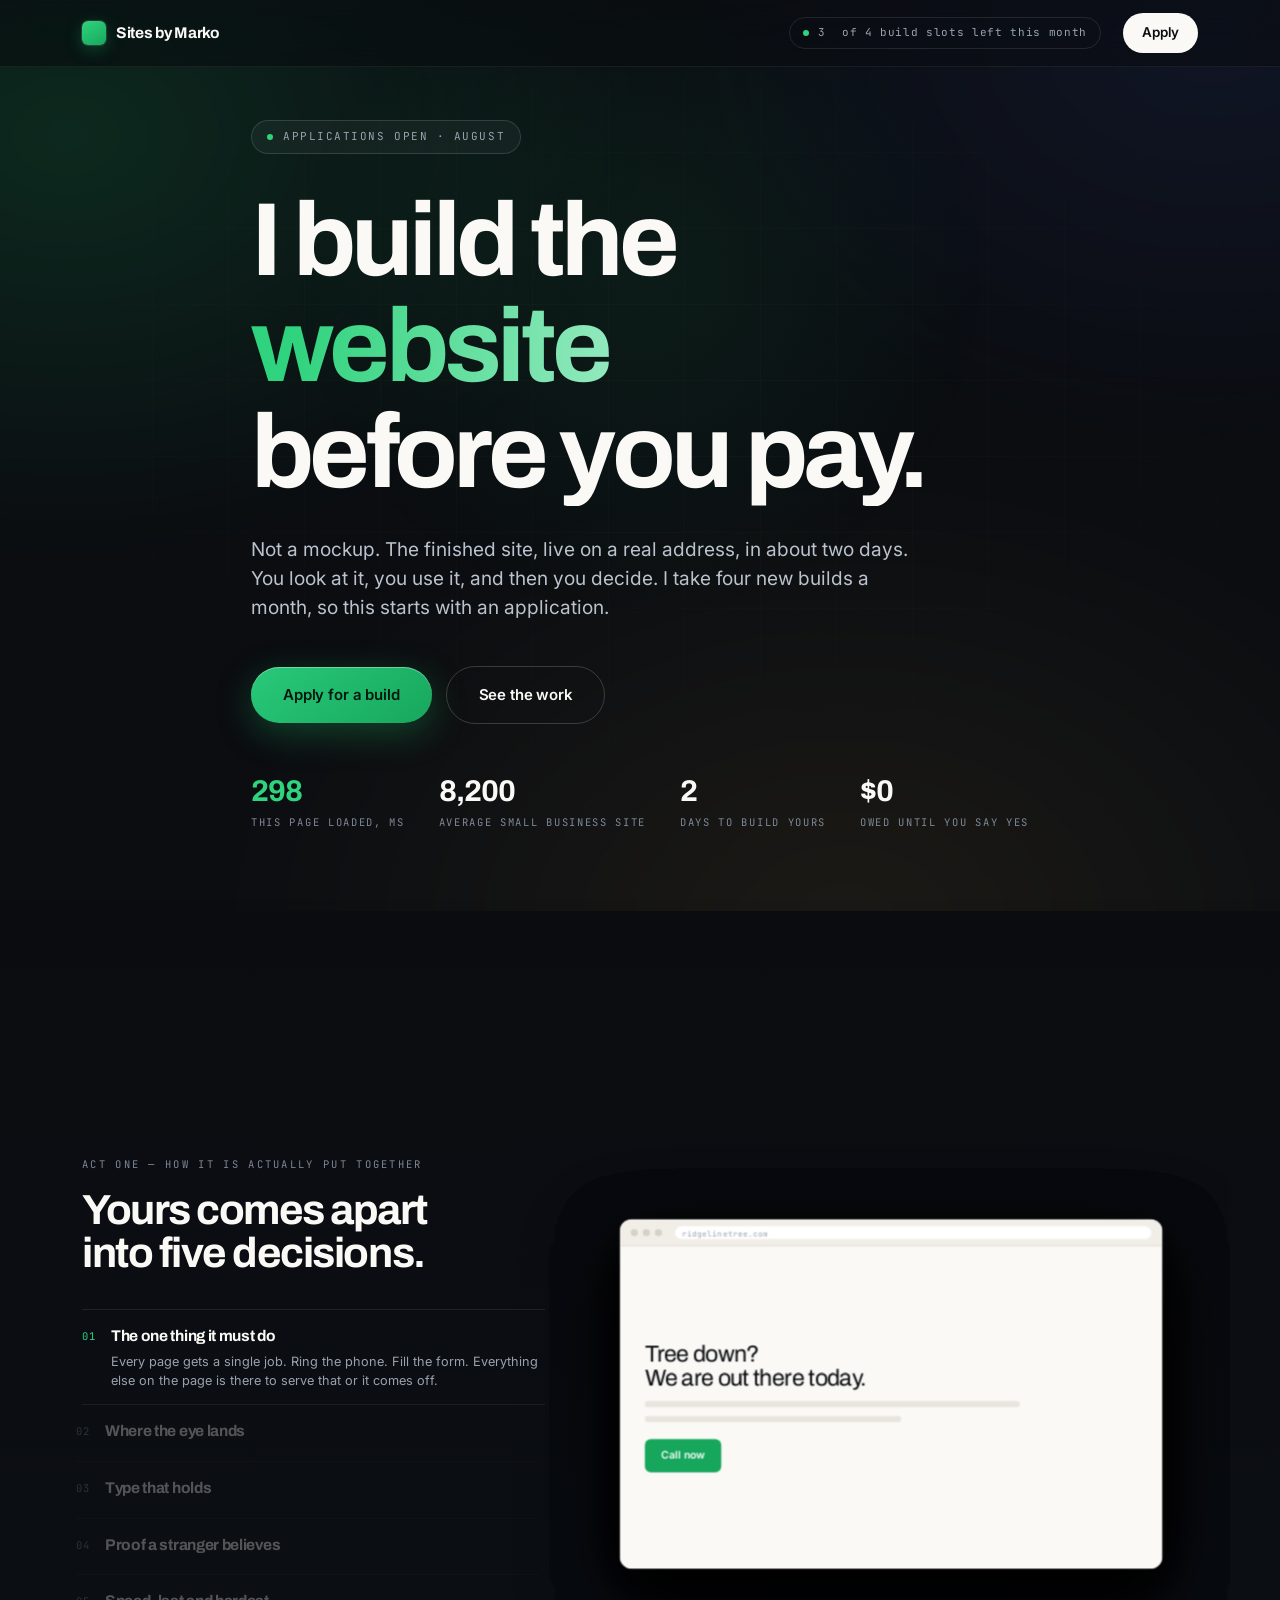
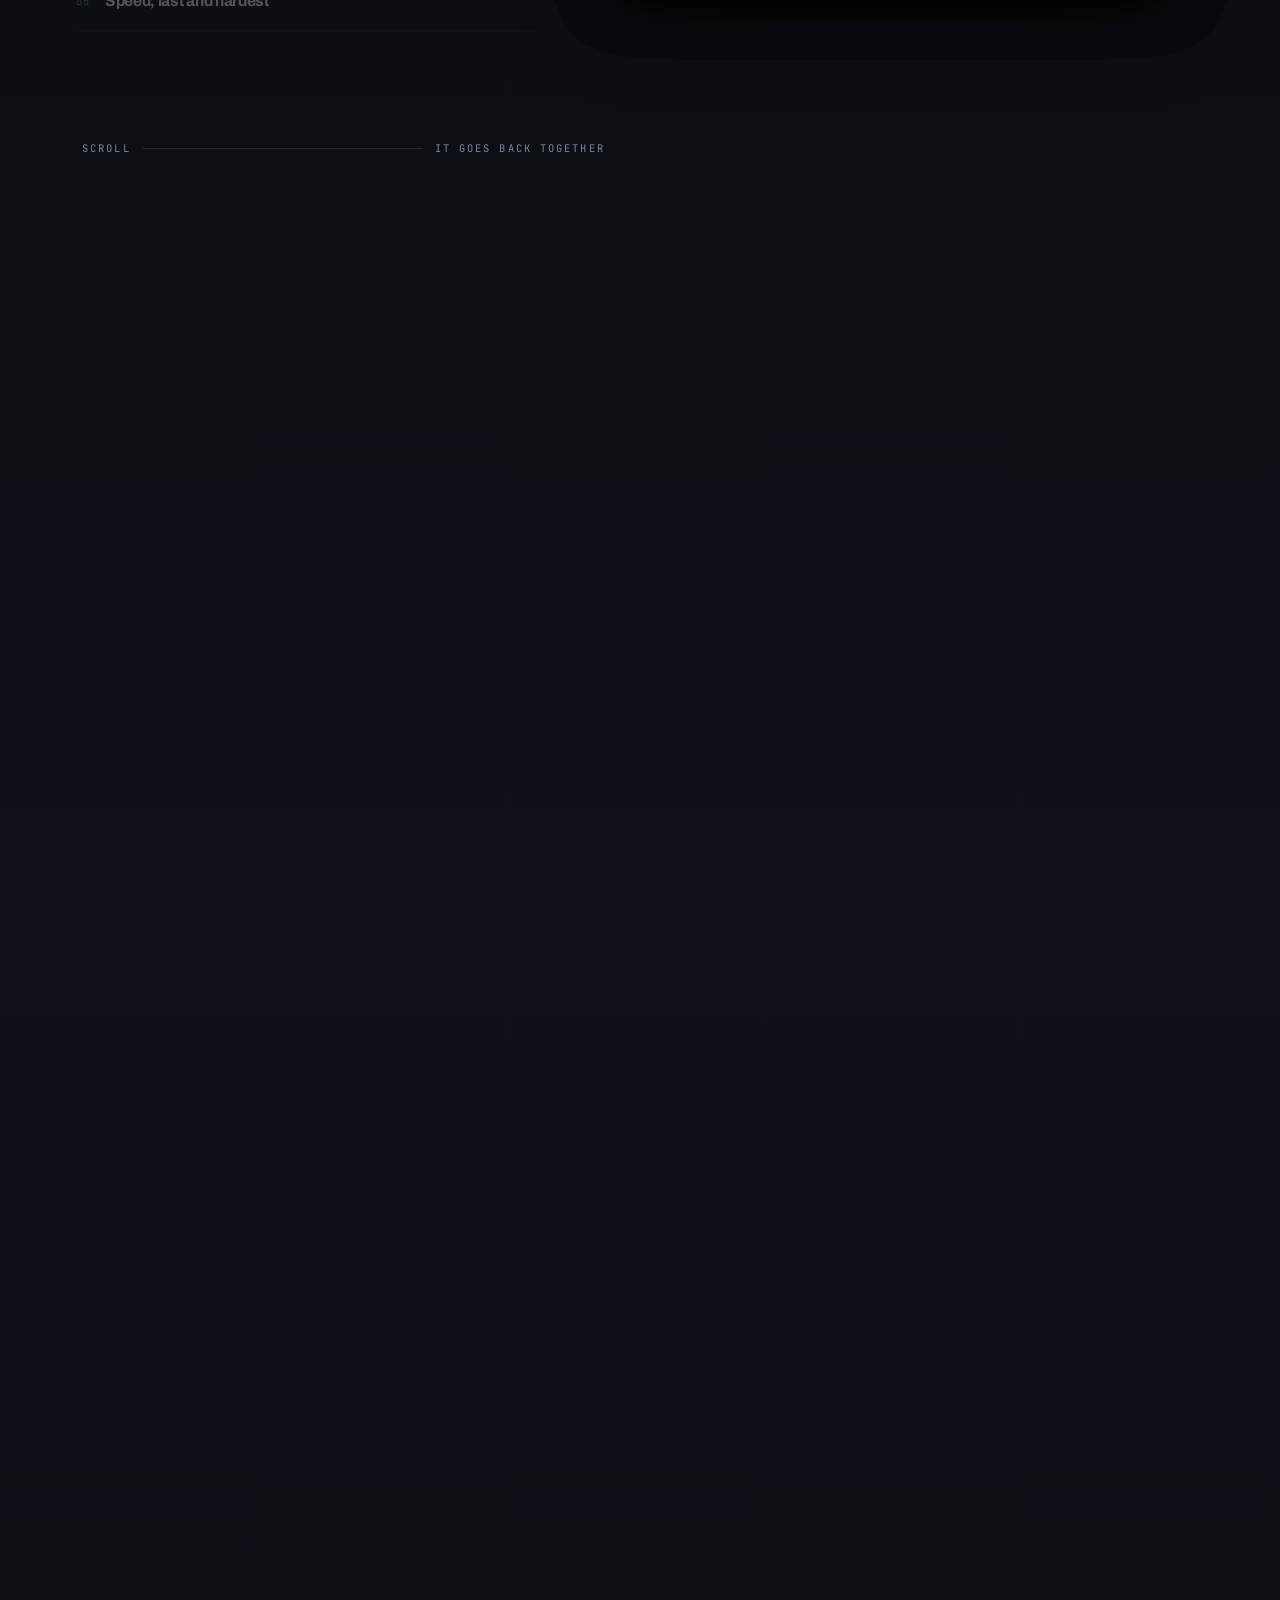
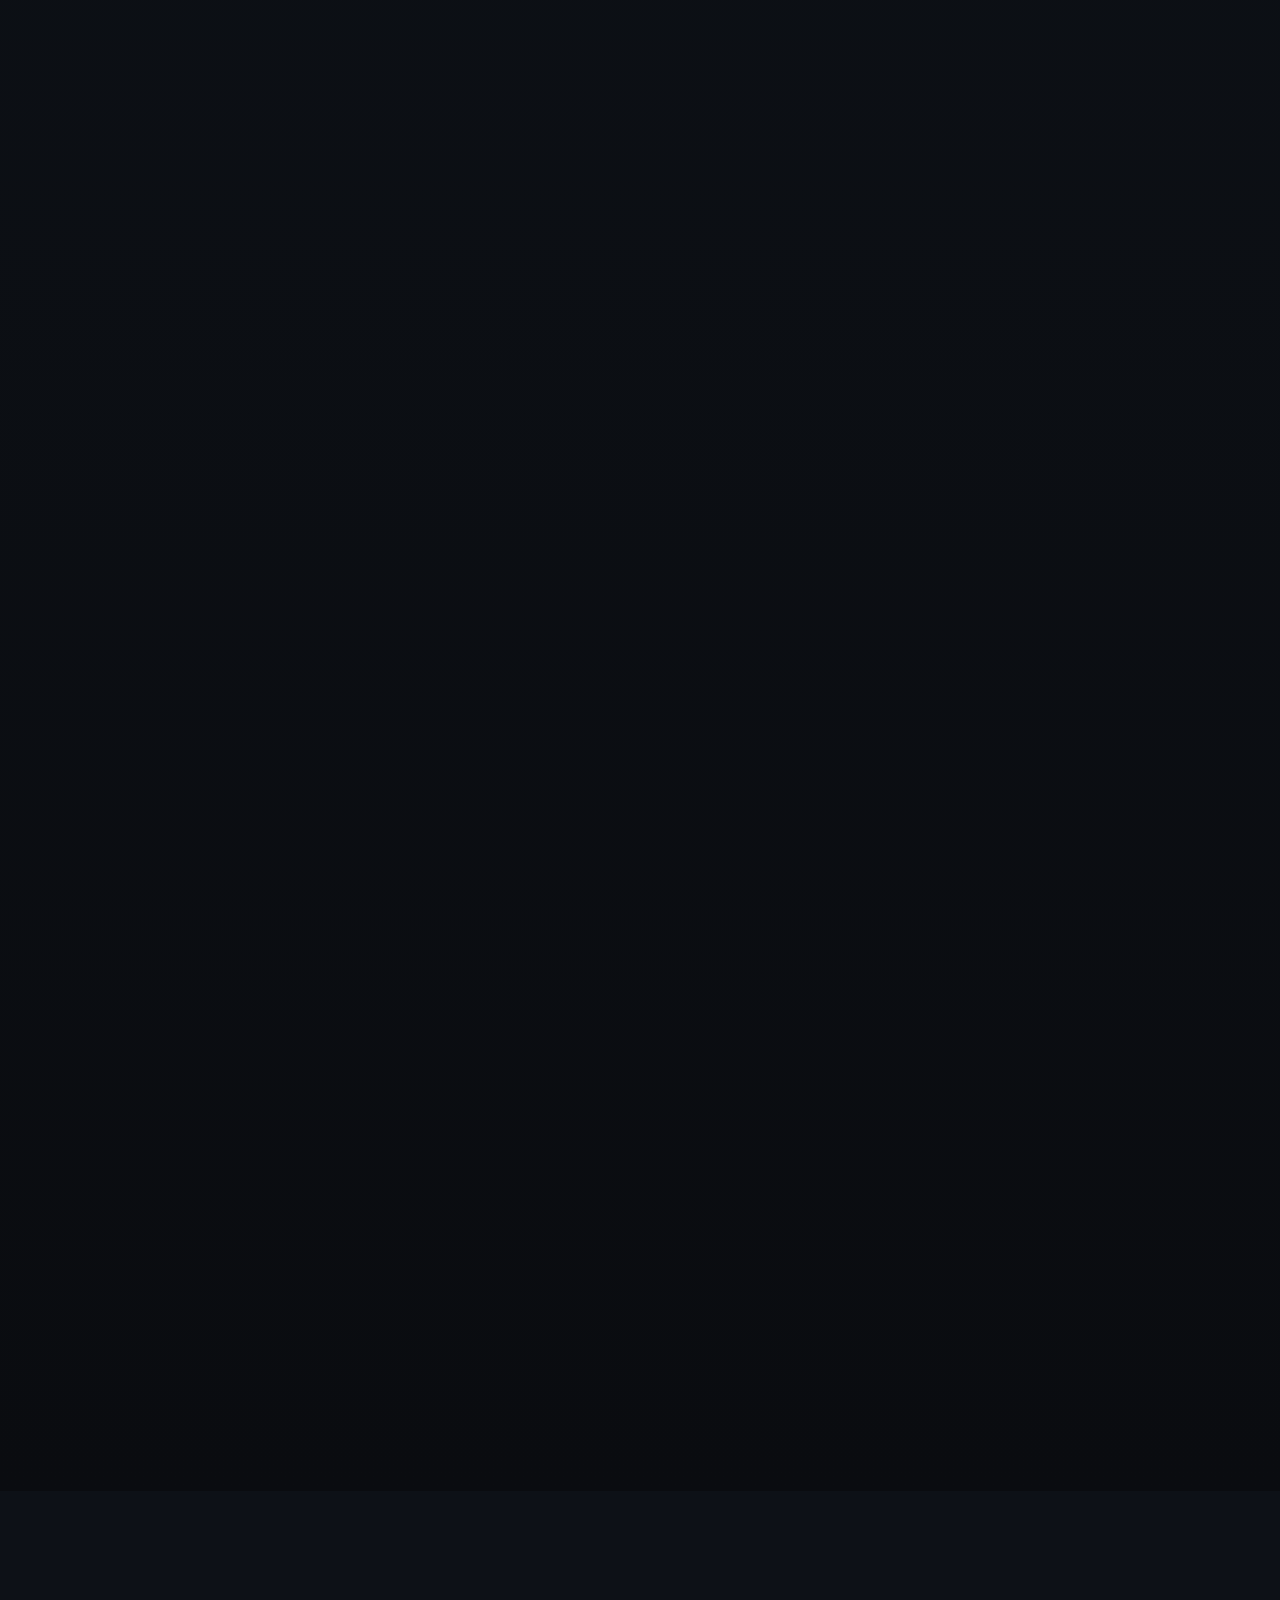
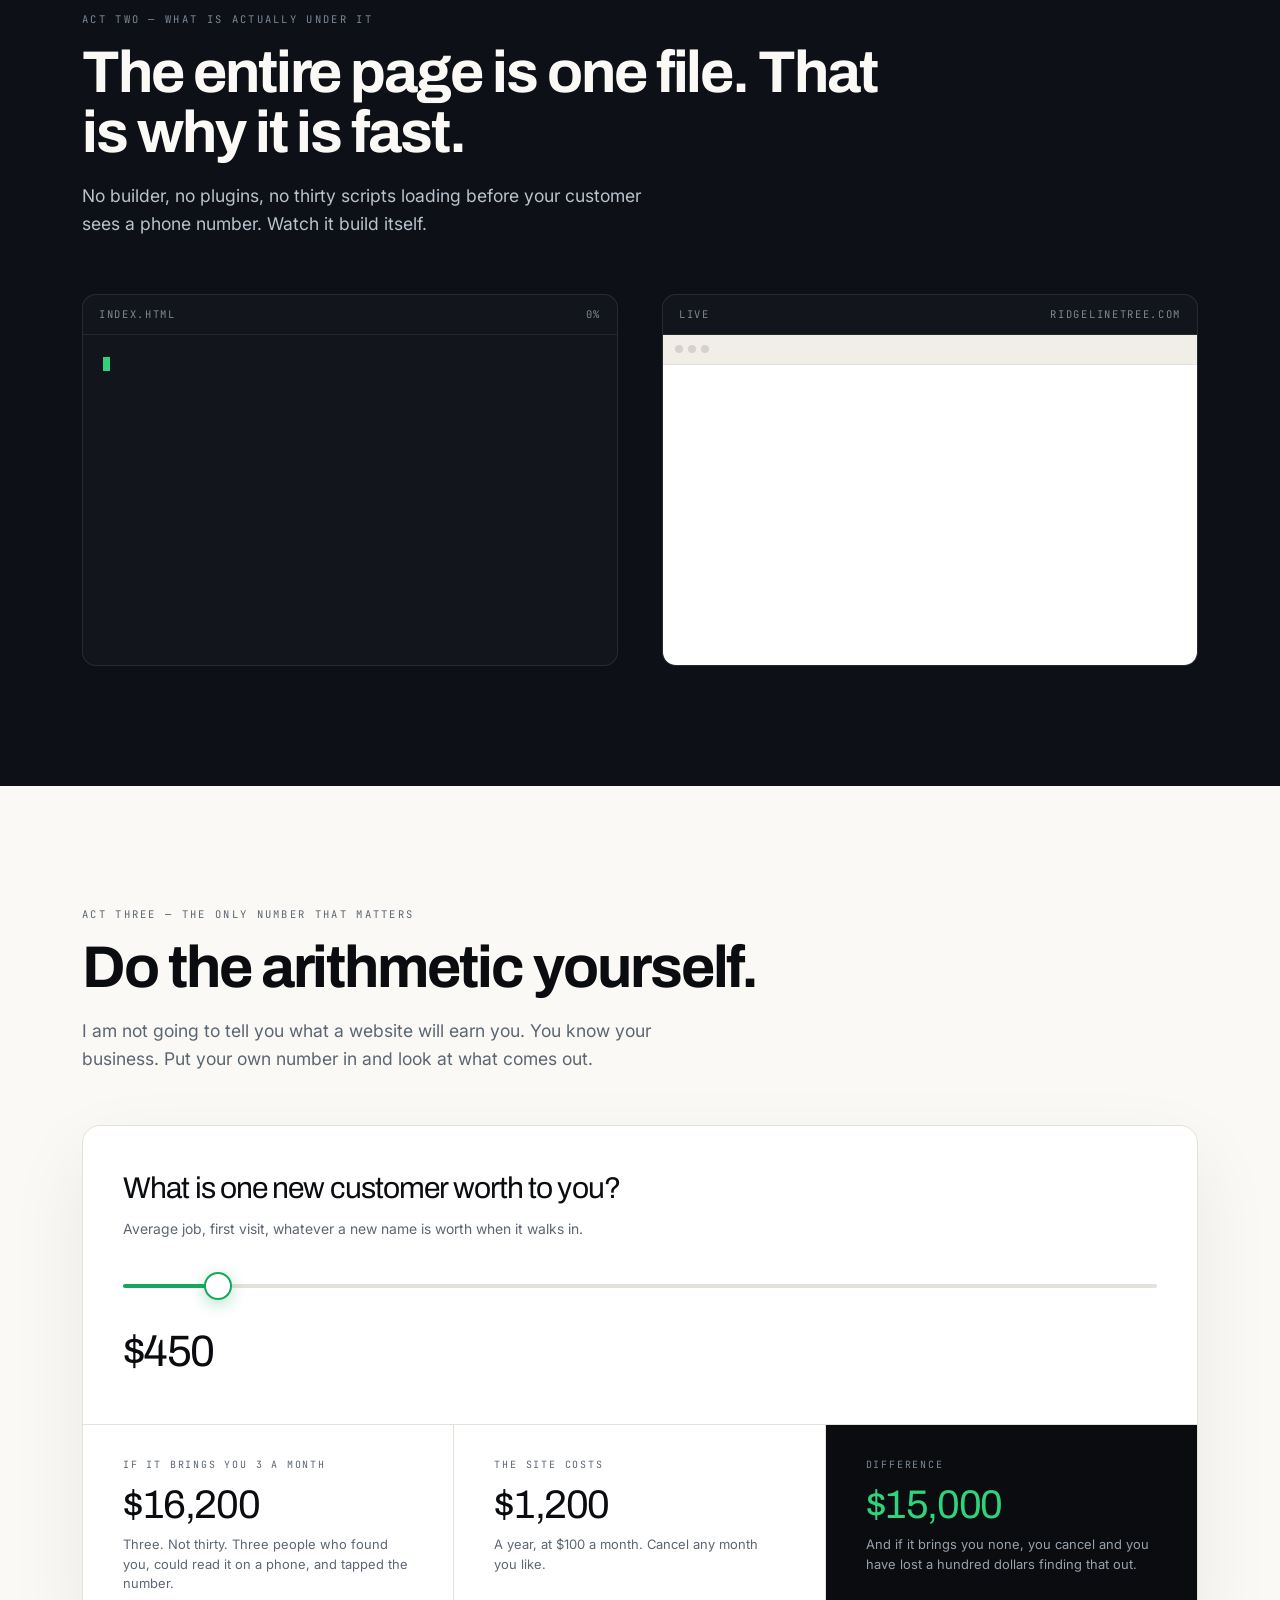
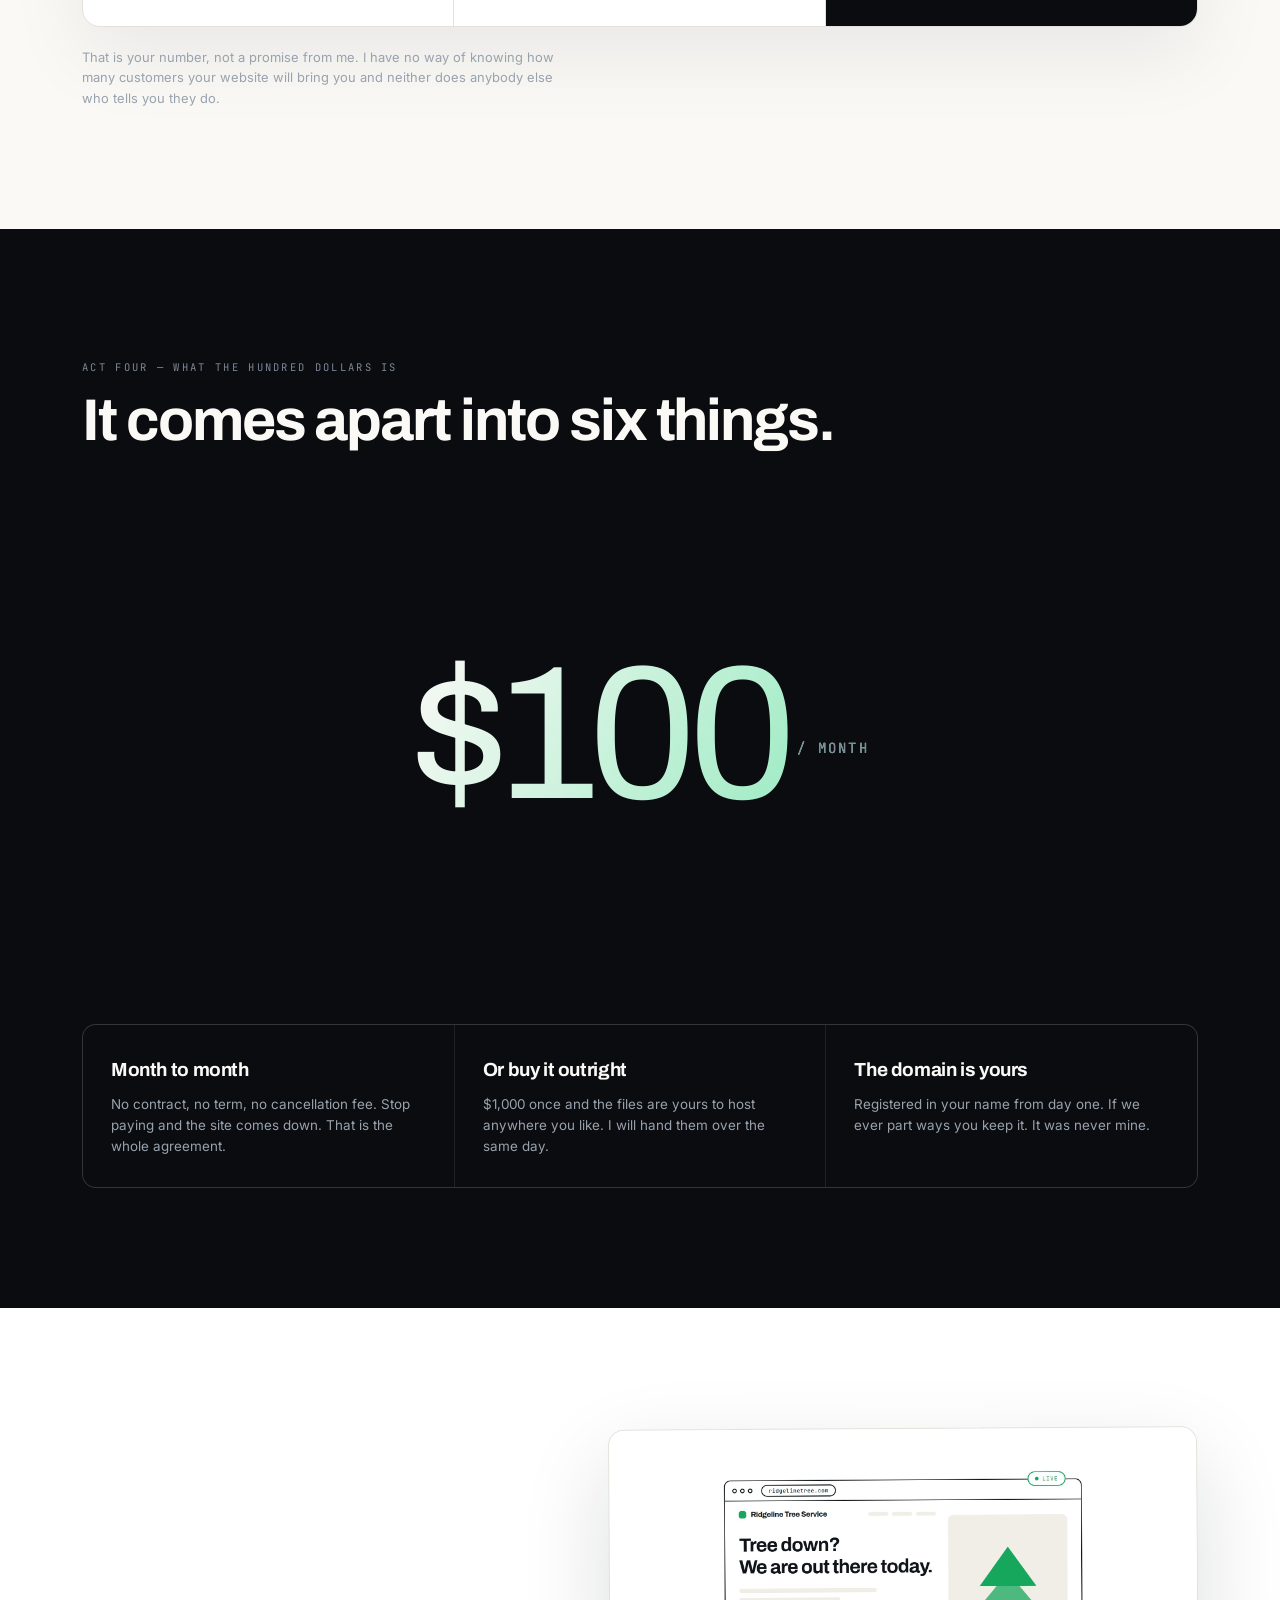
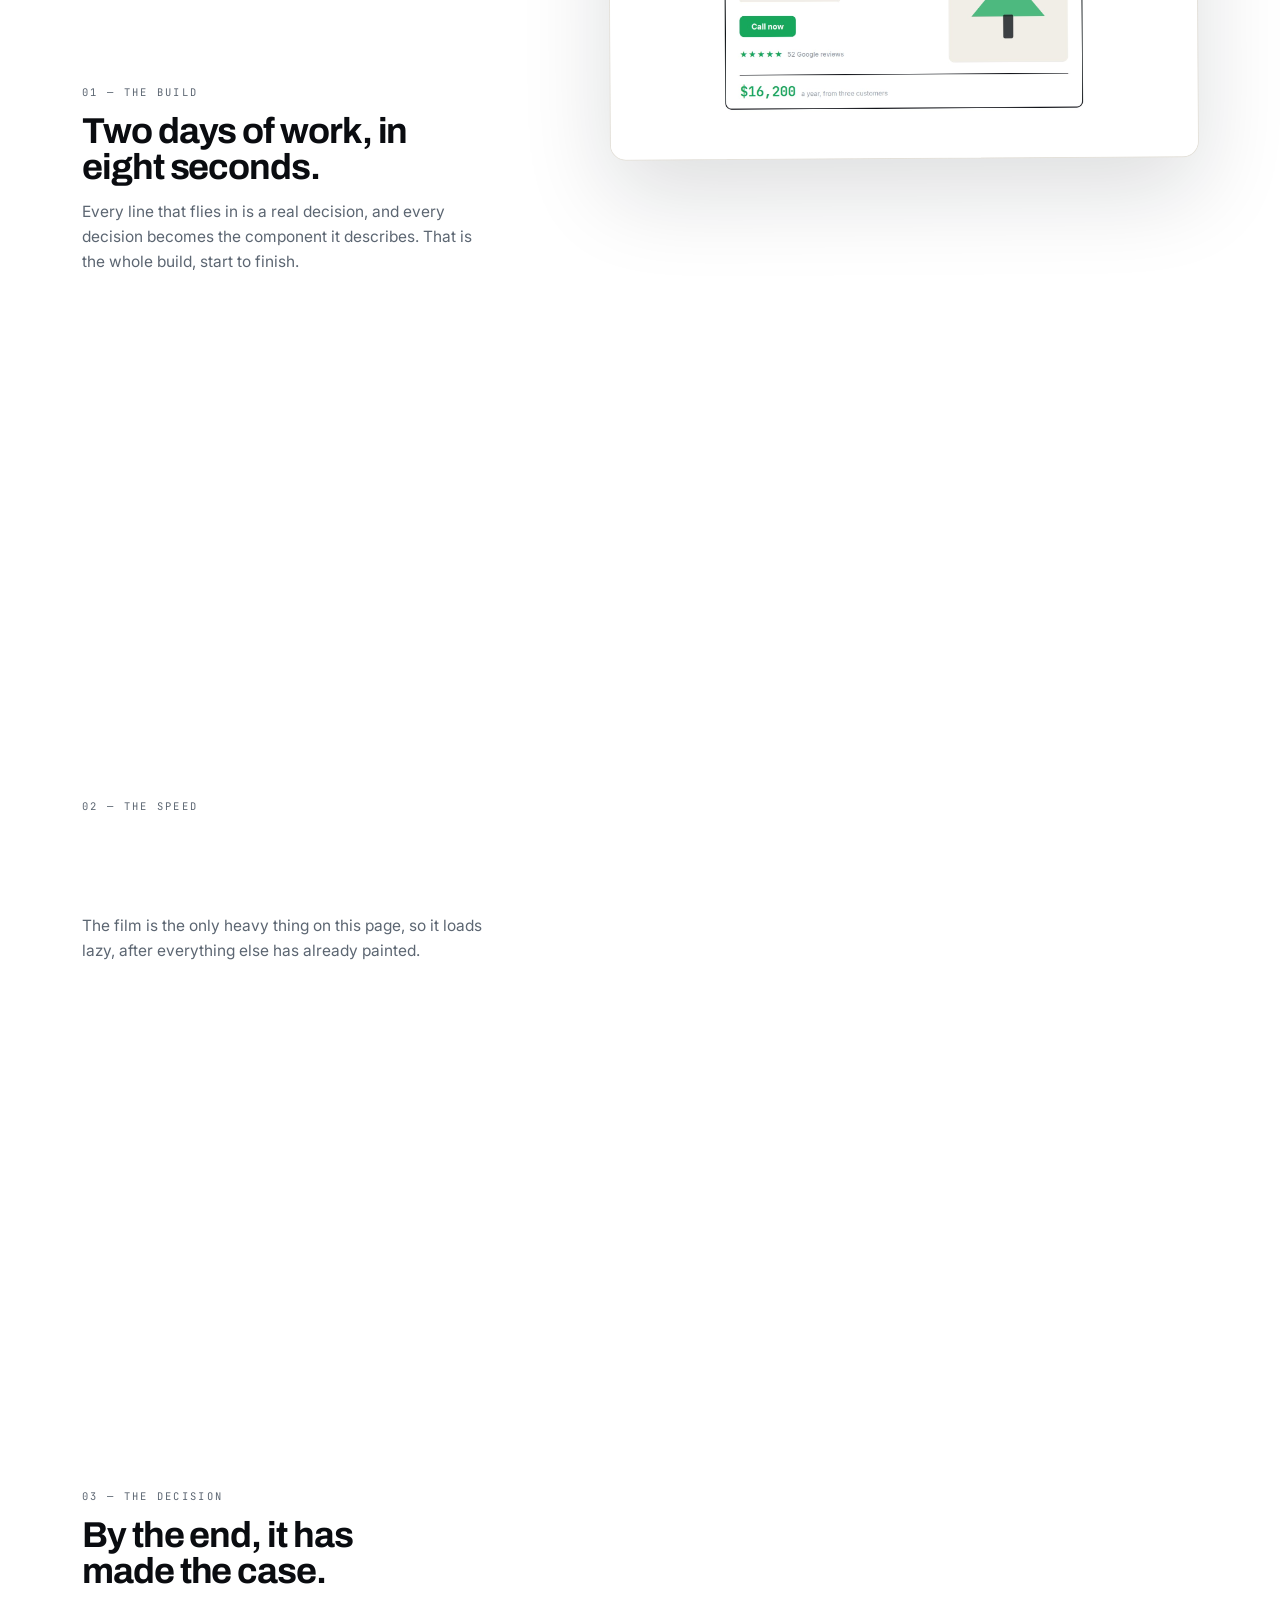
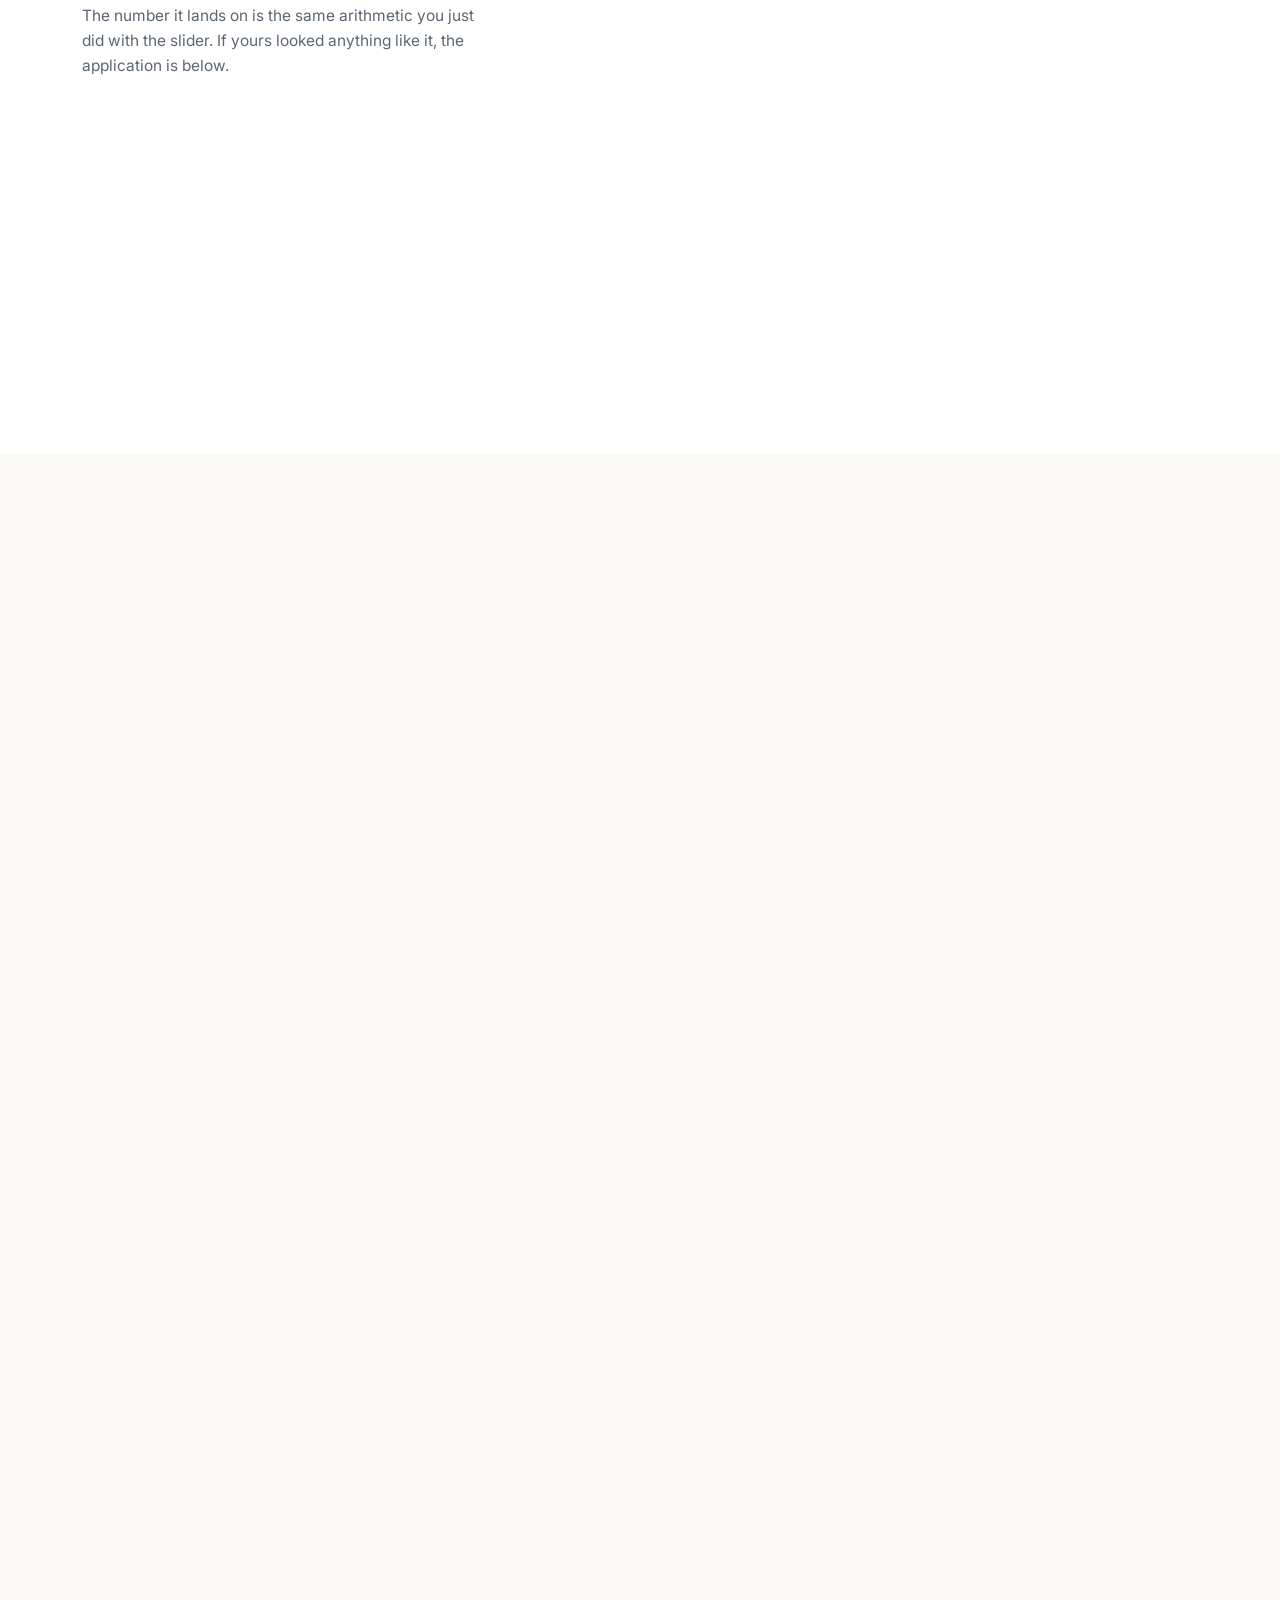
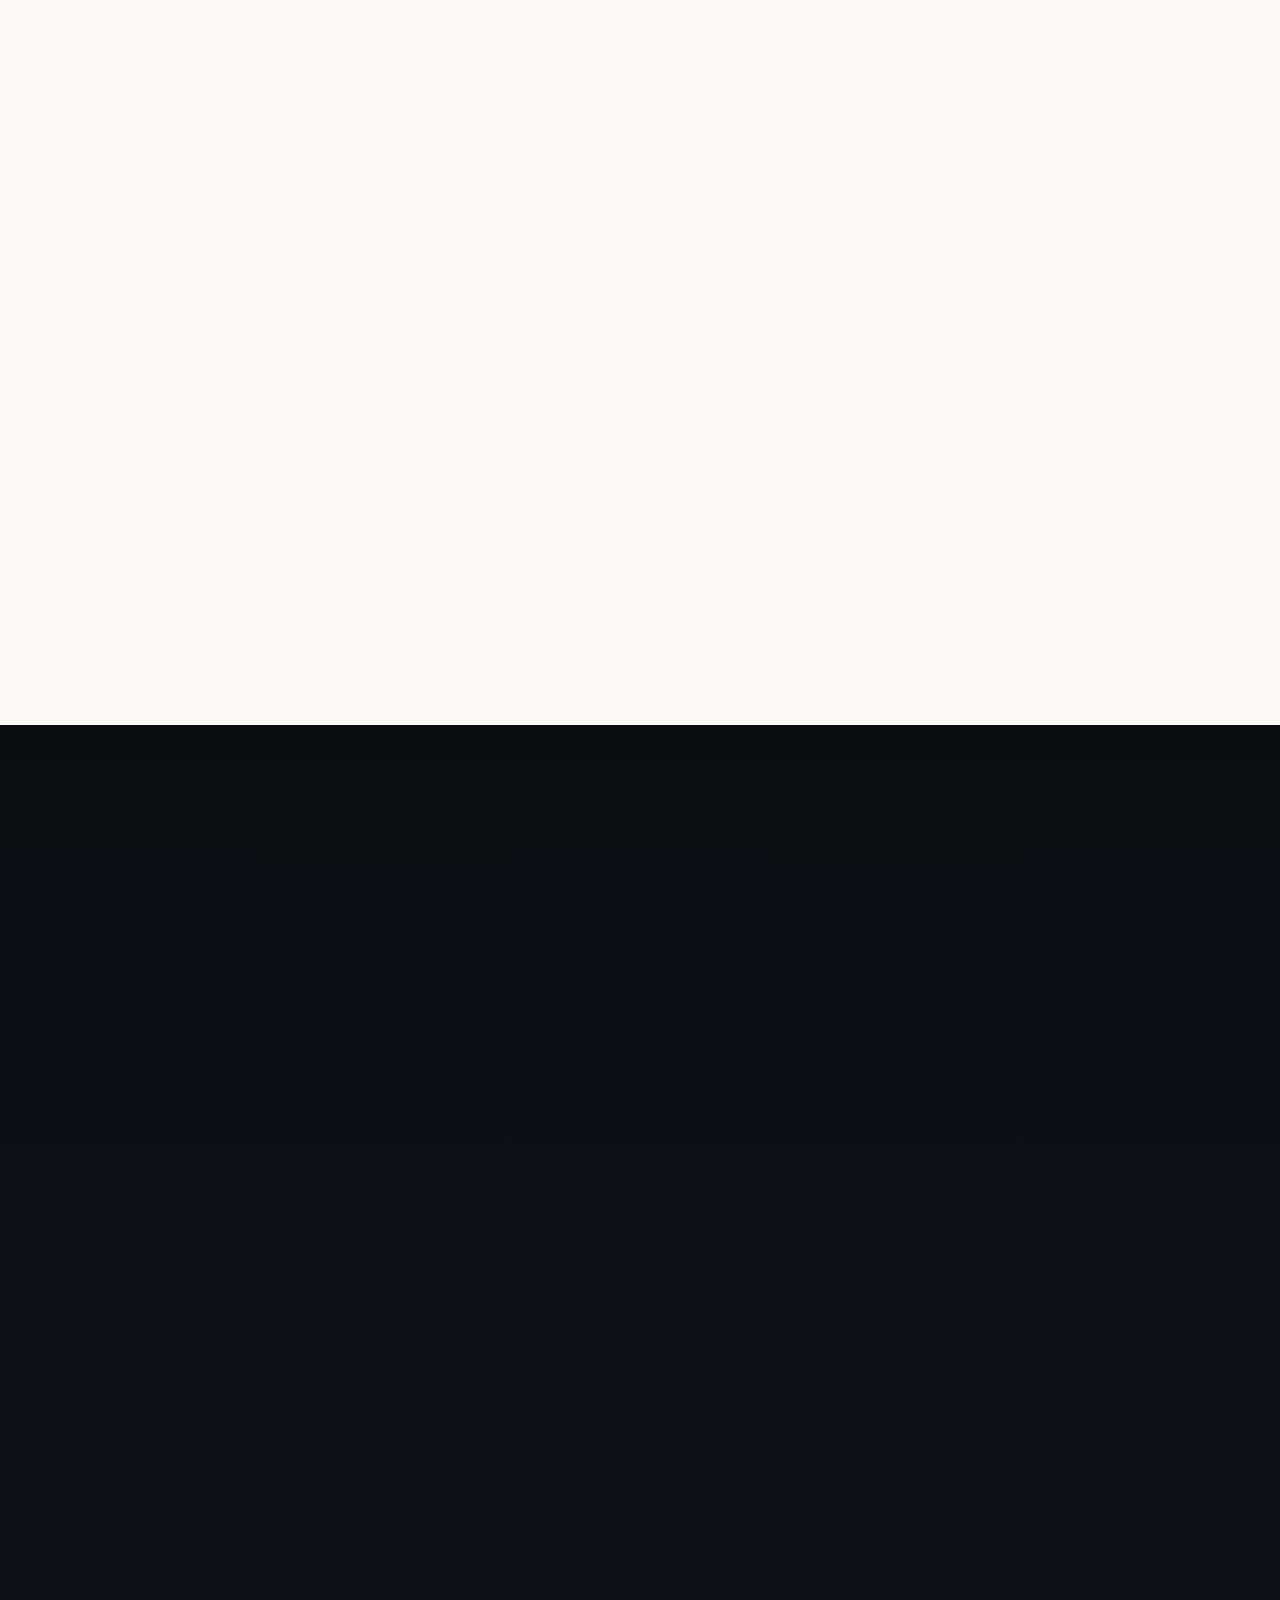
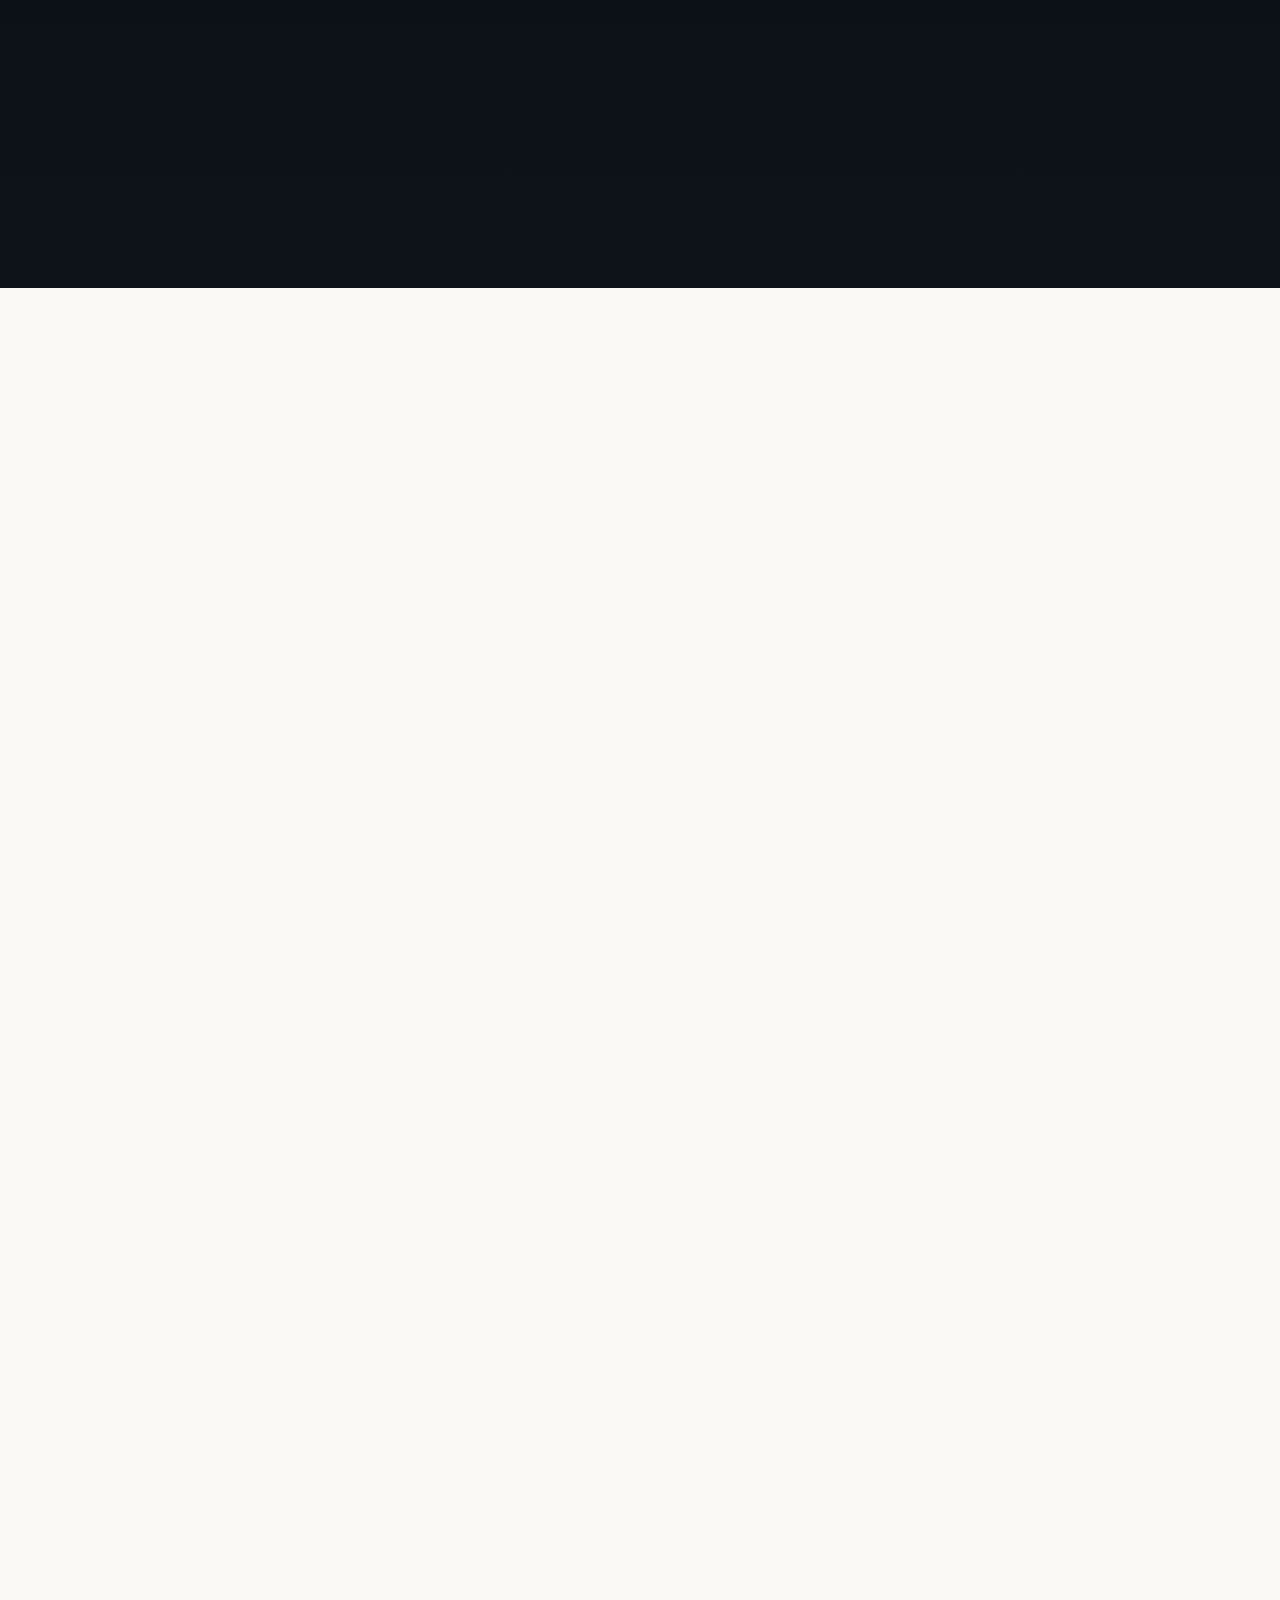
<file: index.html>
<!doctype html>
<html lang="en">
<head>
<meta charset="utf-8">
<meta name="viewport" content="width=device-width,initial-scale=1">
<title>Sites by Marko — Apply for a build</title>
<meta name="description" content="I build small business websites and then I keep them current. Free build and $100 a month, or $1,000 to own it outright.">
<link rel="canonical" href="https://sitesbymarko.com/">
<meta property="og:type" content="website">
<meta property="og:url" content="https://sitesbymarko.com/">
<meta property="og:site_name" content="Sites by Marko">
<meta property="og:title" content="Sites by Marko — Apply for a build">
<meta property="og:description" content="I build small business websites and then I keep them current. Free build and $100 a month, or $1,000 to own it outright.">
<meta property="og:image" content="https://sitesbymarko.com/assets/og-image.png">
<meta property="og:image:width" content="1200"><meta property="og:image:height" content="630">
<meta name="twitter:card" content="summary_large_image">
<meta name="theme-color" content="#0A0C10">
<link rel="icon" href="assets/favicon.svg">
<link rel="apple-touch-icon" href="assets/apple-touch-icon.png">
<style>
@font-face{font-family:'Archivo';font-style:normal;font-weight:400;font-display:block;src:url([data-uri]) format('woff2');}
@font-face{font-family:'Archivo';font-style:normal;font-weight:700;font-display:block;src:url([data-uri]) format('woff2');}
@font-face{font-family:'InterX';font-style:normal;font-weight:400;font-display:block;src:url([data-uri]) format('woff2');}
@font-face{font-family:'InterX';font-style:normal;font-weight:600;font-display:block;src:url([data-uri]) format('woff2');}
@font-face{font-family:'InterX';font-style:normal;font-weight:700;font-display:block;src:url([data-uri]) format('woff2');}
@font-face{font-family:'JBMono';font-style:normal;font-weight:400;font-display:block;src:url([data-uri]) format('woff2');}
:root{
  --ink:#0A0C10; --ink2:#12161C; --graphite:#1C222B;
  --paper:#FAF9F6; --sand:#F1EEE7; --line:#E4E1DA; --linedk:#242B35;
  --slate:#5C6672; --mist:#98A2AD; --fog:#7C8797;
  --live:#16A75C; --live-lt:#2FD37C; --flag:#B4472E;
  --gold:#C9A24B;
  --ease:cubic-bezier(.22,.68,.28,1);
}
*{box-sizing:border-box;margin:0;padding:0}
html{-webkit-font-smoothing:antialiased;scroll-behavior:smooth}
body{background:var(--ink);color:var(--paper);
  font-family:'InterX',system-ui,sans-serif;font-size:16px;line-height:1.6;
  overflow-x:hidden}
h1,h2,h3{font-family:'Archivo',system-ui,sans-serif;font-weight:700;
  letter-spacing:-.03em;line-height:1.02}
.mono{font-family:'JBMono',ui-monospace,monospace;font-variant-numeric:tabular-nums}
a{color:inherit;text-decoration:none}
.wrap{max-width:1180px;margin:0 auto;padding:0 32px}
.eyebrow{font-family:'JBMono',monospace;font-size:10.5px;letter-spacing:.22em;
  text-transform:uppercase;color:var(--fog)}

/* ---------- grain + spotlight ---------- */
.grain{position:fixed;inset:0;pointer-events:none;z-index:60;opacity:.05;
  background-image:url("data:image/svg+xml;utf8,<svg xmlns='http://www.w3.org/2000/svg' width='140' height='140'><filter id='n'><feTurbulence type='fractalNoise' baseFrequency='.82' numOctaves='3'/></filter><rect width='140' height='140' filter='url(%23n)'/></svg>");
  mix-blend-mode:overlay}
.spot{position:fixed;inset:0;pointer-events:none;z-index:1;
  background:radial-gradient(560px circle at var(--mx,50%) var(--my,30%),
    rgba(22,167,92,.10), transparent 62%);
  transition:opacity .5s}

/* ---------- nav ---------- */
nav{position:fixed;top:0;left:0;right:0;z-index:50;
  backdrop-filter:blur(18px) saturate(150%);
  background:rgba(10,12,16,.62);border-bottom:1px solid rgba(255,255,255,.06);
  transition:background .4s,border-color .4s}
.nav-in{max-width:1180px;margin:0 auto;padding:0 32px;height:66px;
  display:flex;align-items:center;gap:22px}
.brand{font-family:'Archivo',sans-serif;font-weight:700;font-size:15.5px;
  letter-spacing:-.02em;display:flex;align-items:center;gap:10px}
.mark{width:24px;height:24px;border-radius:6px;
  background:linear-gradient(150deg,var(--live-lt),var(--live));
  box-shadow:0 0 0 1px rgba(255,255,255,.12),0 4px 16px rgba(22,167,92,.35)}
.slots{margin-left:auto;display:flex;align-items:center;gap:9px;
  font-family:'JBMono',monospace;font-size:11px;letter-spacing:.06em;color:var(--mist);
  padding:6px 13px;border:1px solid rgba(255,255,255,.10);border-radius:999px}
.pip{width:6px;height:6px;border-radius:50%;background:var(--live-lt);
  box-shadow:0 0 0 0 rgba(47,211,124,.6);animation:pulse 2.6s infinite}
@keyframes pulse{0%{box-shadow:0 0 0 0 rgba(47,211,124,.55)}
  70%{box-shadow:0 0 0 9px rgba(47,211,124,0)}100%{box-shadow:0 0 0 0 rgba(47,211,124,0)}}
.navbtn{padding:9px 19px;border-radius:999px;font-size:13.5px;font-weight:600;
  background:var(--paper);color:var(--ink);transition:transform .3s var(--ease),box-shadow .3s}
.navbtn:hover{transform:translateY(-1px);box-shadow:0 8px 24px rgba(0,0,0,.4)}
@media(max-width:760px){.slots{display:none}}

/* ---------- hero ---------- */
.hero{position:relative;min-height:100svh;display:flex;align-items:center;
  padding:120px 0 80px;overflow:hidden}
.mesh{position:absolute;inset:-30%;z-index:0;opacity:.55;
  background:
    radial-gradient(40% 40% at 22% 28%, rgba(22,167,92,.34), transparent 70%),
    radial-gradient(38% 38% at 78% 22%, rgba(60,90,200,.20), transparent 70%),
    radial-gradient(45% 45% at 60% 82%, rgba(201,162,75,.16), transparent 70%);
  filter:blur(28px);animation:drift 26s ease-in-out infinite alternate}
@keyframes drift{0%{transform:translate3d(-2%,-1%,0) scale(1)}
  100%{transform:translate3d(3%,2%,0) scale(1.12)}}
.hgrid{position:absolute;inset:0;z-index:0;opacity:.30;
  background-image:linear-gradient(rgba(255,255,255,.055) 1px,transparent 1px),
    linear-gradient(90deg,rgba(255,255,255,.055) 1px,transparent 1px);
  background-size:76px 76px;
  -webkit-mask-image:radial-gradient(78% 62% at 50% 42%,#000 25%,transparent 78%);
  mask-image:radial-gradient(78% 62% at 50% 42%,#000 25%,transparent 78%)}
.hero .wrap{position:relative;z-index:2}
.tag{display:inline-flex;align-items:center;gap:10px;padding:7px 15px;border-radius:999px;
  border:1px solid rgba(255,255,255,.13);background:rgba(255,255,255,.04);
  font-family:'JBMono',monospace;font-size:11px;letter-spacing:.14em;
  text-transform:uppercase;color:var(--mist);margin-bottom:34px}
h1.big{font-size:clamp(46px,8.2vw,104px);letter-spacing:-.045em;max-width:15ch}
h1.big .ln{display:block;overflow:hidden}
h1.big .ln>span{display:block;transform:translateY(105%) rotate(2.5deg);
  filter:blur(9px);opacity:0;
  animation:rise 1.15s var(--ease) forwards}
h1.big .ln:nth-child(2)>span{animation-delay:.10s}
h1.big .ln:nth-child(3)>span{animation-delay:.20s}
@keyframes rise{to{transform:translateY(0) rotate(0);filter:blur(0);opacity:1}}
.grad{background:linear-gradient(96deg,var(--live-lt) 6%,#8FE9BC 46%,var(--paper) 92%);
  -webkit-background-clip:text;background-clip:text;color:transparent}
.sub{margin-top:30px;max-width:56ch;font-size:19px;line-height:1.52;color:#B9C2CD;
  opacity:0;animation:fade 1s var(--ease) .48s forwards}
@keyframes fade{to{opacity:1}}
.cta{margin-top:44px;display:flex;flex-wrap:wrap;gap:14px;align-items:center;
  opacity:0;animation:fade 1s var(--ease) .64s forwards}
.btn{position:relative;overflow:hidden;padding:16px 32px;border-radius:999px;
  font-size:15px;font-weight:600;letter-spacing:-.01em;
  transition:transform .35s var(--ease),box-shadow .35s var(--ease)}
.btn.solid{background:linear-gradient(140deg,#28C878,var(--live));color:#03170D;
  box-shadow:0 10px 34px rgba(22,167,92,.34),inset 0 1px 0 rgba(255,255,255,.35)}
.btn.solid:hover{transform:translateY(-2px);box-shadow:0 16px 44px rgba(22,167,92,.46)}
.btn.solid::after{content:"";position:absolute;inset:0;
  background:linear-gradient(105deg,transparent 38%,rgba(255,255,255,.5) 50%,transparent 62%);
  transform:translateX(-120%);transition:transform .8s var(--ease)}
.btn.solid:hover::after{transform:translateX(120%)}
.btn.ghost{border:1px solid rgba(255,255,255,.18);color:var(--paper)}
.btn.ghost:hover{border-color:rgba(255,255,255,.42);transform:translateY(-2px)}
.meter{margin-top:52px;display:flex;flex-wrap:wrap;gap:34px;
  opacity:0;animation:fade 1s var(--ease) .8s forwards}
.meter div b{display:block;font-family:'Archivo',sans-serif;font-size:30px;
  letter-spacing:-.03em;line-height:1}
.meter div span{font-family:'JBMono',monospace;font-size:10.5px;letter-spacing:.16em;
  text-transform:uppercase;color:var(--fog);display:block;margin-top:8px}
.meter b.on{color:var(--live-lt)}

/* ---------- generic reveal ---------- */
.rv{opacity:0;transform:translateY(30px);
  transition:opacity .9s var(--ease),transform .9s var(--ease)}
.rv.in{opacity:1;transform:none}
.rv.d1{transition-delay:.08s}.rv.d2{transition-delay:.16s}
.rv.d3{transition-delay:.24s}.rv.d4{transition-delay:.32s}

/* ---------- act shell ---------- */
.act{position:relative;padding:120px 0}
.act.light{background:var(--paper);color:var(--ink)}
.act.light .eyebrow{color:var(--slate)}
.head{max-width:24ch;font-size:clamp(32px,4.6vw,60px);letter-spacing:-.035em;margin-top:14px}
.dek{margin-top:20px;max-width:52ch;font-size:17.5px;color:#B9C2CD}
.act.light .dek{color:var(--slate)}

/* ---------- ACT I : the teardown ---------- */
#teardown{height:420svh;position:relative;background:
  linear-gradient(180deg,var(--ink) 0%,#0D1117 42%,var(--ink) 100%)}
.stage{position:sticky;top:0;height:100svh;overflow:hidden;
  display:grid;grid-template-columns:.86fr 1.14fr;align-items:center;gap:40px;
  max-width:1180px;margin:0 auto;padding:66px 32px 0}
.stageL{position:relative;z-index:3}
.stageL .eyebrow{margin-bottom:16px;display:block}
.stageL h2{font-size:clamp(26px,3.4vw,42px);letter-spacing:-.035em;max-width:16ch}
.idx{margin-top:34px;border-top:1px solid rgba(255,255,255,.09)}
.row{display:flex;gap:14px;padding:14px 0;border-bottom:1px solid rgba(255,255,255,.07);
  opacity:.30;transform:translateX(-6px);
  transition:opacity .5s var(--ease),transform .5s var(--ease)}
.row.on{opacity:1;transform:none}
.row i{flex:none;font-family:'JBMono',monospace;font-size:10.5px;letter-spacing:.14em;
  font-style:normal;color:var(--fog);padding-top:4px;transition:color .5s}
.row.on i{color:var(--live-lt)}
.row b{display:block;font-family:'Archivo',sans-serif;font-size:15.5px;letter-spacing:-.02em}
.row p{font-size:12.8px;color:var(--mist);line-height:1.5;margin-top:3px;
  max-height:0;overflow:hidden;opacity:0;
  transition:max-height .55s var(--ease),opacity .45s var(--ease)}
.row.on p{max-height:96px;opacity:1}

.stageR{position:relative;height:100%;display:grid;place-items:center;perspective:1600px}
.stack{position:relative;width:min(540px,46vw);height:min(348px,30vw);
  transform-style:preserve-3d;
  transform:rotateX(calc(var(--e,0)*44deg)) rotateZ(calc(var(--e,0)*-19deg))
            translateY(calc(var(--e,0)*-136px)) scale(calc(1 - var(--e,0)*.28))}
.plane{position:absolute;inset:0;border-radius:12px;
  border:1px solid rgba(255,255,255,.13);
  background:linear-gradient(150deg,rgba(122,140,165,.22),rgba(80,95,118,.07));
  box-shadow:0 20px 60px rgba(0,0,0,.55);
  transform:translateZ(calc(var(--zbase,0)*1px + var(--e,0)*var(--z,0)*1px))
            translate3d(0,calc(var(--e,0)*var(--y,0)*1px),0)}
.plane::after{content:attr(data-n);position:absolute;right:16px;bottom:12px;
  font-family:'JBMono',monospace;font-size:11px;letter-spacing:.14em;color:rgba(255,255,255,.55);
  opacity:calc(var(--e,0)*1.6 - .5)}
.plane.lit{border-color:rgba(47,211,124,.55);
  background:linear-gradient(150deg,rgba(47,211,124,.42),rgba(22,167,92,.14));
  box-shadow:0 20px 60px rgba(0,0,0,.55),0 0 0 1px rgba(47,211,124,.28),
             0 0 70px rgba(22,167,92,.48)}
.plane.top{background:var(--paper);border-color:transparent;
  box-shadow:0 34px 90px rgba(0,0,0,.66);overflow:hidden}
.plane.top::after{display:none}
.mini{position:absolute;inset:0;color:var(--ink);display:flex;flex-direction:column}
.mini .bar{height:26px;background:var(--sand);border-bottom:1px solid var(--line);
  display:flex;align-items:center;gap:5px;padding:0 10px;flex:none}
.mini .bar i{width:7px;height:7px;border-radius:50%;background:#D6D2C9}
.mini .bar u{flex:1;height:13px;border-radius:7px;background:#fff;margin-left:8px;
  text-decoration:none;font-family:'JBMono',monospace;font-size:7.5px;color:var(--mist);
  display:flex;align-items:center;padding:0 7px}
.mini .body{flex:1;padding:20px 24px;display:flex;flex-direction:column;
  justify-content:center;gap:9px}
.mini .mh{font-family:'Archivo',sans-serif;font-size:clamp(15px,2.1vw,23px);
  letter-spacing:-.03em;line-height:1.08;color:var(--ink)}
.mini .l{height:6px;border-radius:3px;background:#E8E5DE}
.mini .l.s{width:52%}.mini .l.m{width:76%}
.mini .cta2{margin-top:8px;align-self:flex-start;padding:8px 16px;border-radius:6px;
  background:var(--live);color:#fff;font-size:10.5px;font-weight:600}
.tdcap{position:absolute;left:32px;right:32px;bottom:6svh;z-index:4}
.tdcap p{font-family:'JBMono',monospace;font-size:10.5px;letter-spacing:.2em;
  text-transform:uppercase;color:var(--fog);display:flex;align-items:center;gap:12px}
.tdbar{flex:1;height:1px;background:rgba(255,255,255,.12);position:relative;max-width:280px}
.tdbar span{position:absolute;left:0;top:0;bottom:0;background:var(--live-lt);
  width:calc(var(--p,0)*100%)}
@media(max-width:900px){
  #teardown{height:340svh}
  .stage{grid-template-columns:1fr;grid-template-rows:auto 1fr;align-content:start;
    gap:14px;padding:84px 20px 0}
  .stageL h2{font-size:23px;max-width:none}
  .stageL .eyebrow{font-size:9.5px;margin-bottom:10px}
  .idx{margin-top:18px}
  .row{padding:9px 0;gap:10px}
  .row b{font-size:14px}
  .row i{font-size:9.5px;padding-top:3px}
  .row p{display:none}
  .stageR{height:auto;align-self:center;padding-bottom:24px}
  .stack{width:min(330px,76vw);height:min(212px,48vw)}
  .tdcap{display:none}
}

/* ---------- ACT II : the code ---------- */
#code{background:#0D1117;padding:120px 0}
.split{display:grid;grid-template-columns:1fr 1fr;gap:44px;margin-top:56px;align-items:stretch}
.pane{display:flex;flex-direction:column}
.codebox,.render{flex:1}
.pane{border:1px solid rgba(255,255,255,.09);border-radius:14px;overflow:hidden;
  background:rgba(255,255,255,.025)}
.pane .ph{padding:11px 16px;border-bottom:1px solid rgba(255,255,255,.08);
  font-family:'JBMono',monospace;font-size:10.5px;letter-spacing:.16em;
  text-transform:uppercase;color:var(--fog);display:flex;justify-content:space-between}
.codebox{padding:20px;font-family:'JBMono',monospace;font-size:11.5px;line-height:1.75;
  white-space:pre;overflow:hidden;min-height:330px;color:#96A2B2}
.codebox .k{color:#7FC7FF}.codebox .s{color:#8FE9BC}.codebox .c{color:#4E5A6B}
.codebox .cur{display:inline-block;width:7px;height:14px;background:var(--live-lt);
  vertical-align:-2px;animation:blink 1s steps(1) infinite}
@keyframes blink{50%{opacity:0}}
.render{min-height:330px;background:#fff;color:var(--ink);position:relative;overflow:hidden}
.render .rb{height:30px;background:var(--sand);border-bottom:1px solid var(--line);
  display:flex;align-items:center;gap:5px;padding:0 12px}
.render .rb i{width:8px;height:8px;border-radius:50%;background:#D6D2C9}
.rc{padding:34px 30px;display:flex;flex-direction:column;gap:14px}
.rc>*{opacity:0;transform:translateY(14px);transition:opacity .5s var(--ease),transform .5s var(--ease)}
.rc.s1>*:nth-child(1),.rc.s2>*:nth-child(-n+2),.rc.s3>*:nth-child(-n+3),
.rc.s4>*:nth-child(-n+4){opacity:1;transform:none}
.rc .rh{font-family:'Archivo',sans-serif;font-size:26px;letter-spacing:-.03em;line-height:1.1}
.rc .rl{height:8px;border-radius:4px;background:#EAE7E0;width:70%}
.rc .rl.b{width:48%}
.rc .rbtn{align-self:flex-start;padding:11px 22px;border-radius:8px;background:var(--live);
  color:#fff;font-size:13px;font-weight:600}
@media(max-width:900px){.split{grid-template-columns:1fr}}

/* ---------- ACT III : the money ---------- */
#money{background:var(--paper);color:var(--ink);padding:120px 0}
.calc{margin-top:52px;border:1px solid var(--line);border-radius:18px;background:#fff;
  overflow:hidden;box-shadow:0 30px 80px rgba(16,20,26,.07)}
.calc-top{padding:38px 40px;border-bottom:1px solid var(--line)}
.calc-top label{display:block;font-family:'Archivo',sans-serif;font-size:clamp(20px,2.8vw,30px);
  letter-spacing:-.03em;margin-bottom:6px}
.calc-top .hint{font-size:14px;color:var(--slate)}
.slider{margin-top:30px;position:relative}
input[type=range]{-webkit-appearance:none;appearance:none;width:100%;height:4px;
  border-radius:2px;background:linear-gradient(90deg,var(--live) var(--fill,20%),var(--line) var(--fill,20%));
  outline:none}
input[type=range]::-webkit-slider-thumb{-webkit-appearance:none;width:28px;height:28px;
  border-radius:50%;background:#fff;border:2px solid var(--live);cursor:grab;
  box-shadow:0 4px 16px rgba(22,167,92,.32)}
input[type=range]::-moz-range-thumb{width:28px;height:28px;border-radius:50%;background:#fff;
  border:2px solid var(--live);cursor:grab}
.val{margin-top:20px;font-family:'Archivo',sans-serif;font-size:44px;letter-spacing:-.035em}
.calc-grid{display:grid;grid-template-columns:1fr 1fr 1fr}
.cell{padding:32px 40px;border-right:1px solid var(--line)}
.cell:last-child{border-right:0;background:#0A0C10;color:var(--paper)}
.cell .ct{font-family:'JBMono',monospace;font-size:10px;letter-spacing:.18em;
  text-transform:uppercase;color:var(--slate)}
.cell:last-child .ct{color:var(--fog)}
.cell .cv{font-family:'Archivo',sans-serif;font-size:clamp(26px,3.4vw,40px);
  letter-spacing:-.035em;margin-top:12px;line-height:1}
.cell:last-child .cv{color:var(--live-lt)}
.cell .cn{font-size:13px;color:var(--slate);margin-top:10px;line-height:1.5}
.cell:last-child .cn{color:var(--mist)}
.disc{margin-top:20px;font-size:13px;color:var(--mist);max-width:62ch}
@media(max-width:820px){.calc-grid{grid-template-columns:1fr}
  .cell{border-right:0;border-bottom:1px solid var(--line)}}

/* ---------- ACT IV : price teardown ---------- */
#price{background:var(--ink);padding:130px 0 120px;overflow:hidden}
.exp{position:relative;margin-top:70px;display:grid;place-items:center;min-height:430px}
.bignum{font-family:'Archivo',sans-serif;font-size:clamp(74px,15vw,190px);letter-spacing:-.05em;
  line-height:.9;background:linear-gradient(120deg,var(--paper),#8FE9BC);
  -webkit-background-clip:text;background-clip:text;color:transparent;position:relative;z-index:2}
.bignum sub{font-family:'JBMono',monospace;font-size:14px;letter-spacing:.16em;
  vertical-align:middle;color:var(--fog);-webkit-text-fill-color:var(--fog);margin-left:10px}
.chips{position:absolute;inset:0;z-index:1}
.chip{position:absolute;left:50%;top:50%;padding:12px 18px;border-radius:12px;
  border:1px solid rgba(255,255,255,.13);background:rgba(255,255,255,.05);
  backdrop-filter:blur(8px);white-space:nowrap;
  transform:translate(-50%,-50%) translate(calc(var(--p,0)*var(--dx,0)*1px),
    calc(var(--p,0)*var(--dy,0)*1px)) scale(calc(.72 + var(--p,0)*.28));
  opacity:calc(var(--p,0)*1.5 - .1)}
@media(max-width:640px){
  .exp{min-height:0;display:flex;flex-direction:column;padding-top:6px}
  .bignum{order:-1;text-align:center}
  .chips{position:static;display:grid;grid-template-columns:1fr 1fr;gap:10px;margin-top:34px}
  .chip{position:static;white-space:normal;padding:12px 14px;
    transform:translateY(calc((1 - var(--p,0))*14px));
    opacity:calc(var(--p,0)*1.5 - .1)}
}
.chip b{display:block;font-family:'Archivo',sans-serif;font-size:13.5px;letter-spacing:-.01em}
.chip span{font-size:11.5px;color:var(--mist)}
.terms{margin-top:74px;display:grid;grid-template-columns:repeat(3,1fr);gap:1px;
  background:rgba(255,255,255,.09);border:1px solid rgba(255,255,255,.09);border-radius:14px;
  overflow:hidden}
.term{background:var(--ink);padding:30px 28px}
.term b{display:block;font-family:'Archivo',sans-serif;font-size:19px;letter-spacing:-.02em}
.term p{margin-top:9px;font-size:13.5px;color:var(--mist);line-height:1.55}
@media(max-width:820px){.terms{grid-template-columns:1fr}}

/* below-fold sections skip initial layout; sizes are remembered once rendered */
#work,#apply,#agreement,#faq,#close{content-visibility:auto;contain-intrinsic-size:auto 1200px}

/* ---------- the film ---------- */
#film{background:#FFFFFF;color:var(--ink);padding:120px 0}
#film .eyebrow{color:var(--slate)}
.dgrid{display:grid;grid-template-columns:1fr 1.25fr;gap:56px;align-items:start}
.dleft .blk{min-height:78svh;display:flex;flex-direction:column;justify-content:center}
.dleft .blk .eyebrow{margin-bottom:12px;display:block}
.dleft h3{font-size:clamp(24px,3vw,36px);letter-spacing:-.03em;max-width:16ch}
.dleft p.t{margin-top:14px;color:var(--slate);max-width:40ch;font-size:15.5px}
.dright{position:sticky;top:calc(50svh - min(29vw,340px)/1.78)}
.dframe{aspect-ratio:16/9;border-radius:16px;position:relative;overflow:hidden;background:#FFFFFF;
  border:1px solid var(--line);box-shadow:0 34px 90px rgba(16,20,26,.14)}
.dframe video{position:absolute;inset:0;width:100%;height:100%;object-fit:cover;display:block;
  background:#FFFFFF}
@media(max-width:900px){.dgrid{grid-template-columns:1fr}
  .dright{position:relative;top:0;order:-1}
  .dleft .blk{min-height:auto;padding:40px 0}}

/* ---------- work ---------- */
#work{background:var(--paper);color:var(--ink);padding:120px 0}
.piece{display:grid;grid-template-columns:1fr 1.55fr;gap:44px;align-items:center;
  padding:52px 0;border-top:1px solid var(--line)}
.piece:last-child{border-bottom:1px solid var(--line)}
.piece h3{font-size:clamp(24px,3.2vw,36px);letter-spacing:-.03em}
.piece p{margin-top:12px;color:var(--slate);font-size:15.5px;max-width:34ch}
.shot{border-radius:12px;overflow:hidden;border:1px solid var(--line);
  box-shadow:0 24px 60px rgba(16,20,26,.10);
  transform:perspective(1400px) rotateY(-6deg) rotateX(2deg) translateZ(0);
  transition:transform .7s var(--ease),box-shadow .7s var(--ease)}
.piece:hover .shot{transform:perspective(1400px) rotateY(0) rotateX(0) scale(1.02);
  box-shadow:0 34px 80px rgba(16,20,26,.18)}
.shot{display:block}
.shot img{display:block;width:100%;height:auto}
.piece .see{display:inline-block;margin-top:18px;font-family:'JBMono',monospace;font-size:10.5px;
  letter-spacing:.18em;text-transform:uppercase;color:var(--live);padding-bottom:3px;
  border-bottom:1px solid rgba(22,167,92,.35);transition:border-color .3s}
.piece .see:hover{border-color:var(--live)}
@media(max-width:900px){.piece{grid-template-columns:1fr;gap:26px}}

/* ---------- application ---------- */
#apply{background:linear-gradient(180deg,var(--ink) 0%,#0E1319 100%);padding:130px 0}
.appbox{margin-top:52px;display:grid;grid-template-columns:.85fr 1.15fr;gap:0;
  border:1px solid rgba(255,255,255,.10);border-radius:20px;overflow:hidden;
  background:rgba(255,255,255,.025)}
.appL{padding:44px 40px;border-right:1px solid rgba(255,255,255,.10)}
.appL h3{font-size:26px;letter-spacing:-.03em}
.step{display:flex;gap:14px;margin-top:26px}
.step i{flex:none;width:26px;height:26px;border-radius:50%;display:grid;place-items:center;
  border:1px solid rgba(255,255,255,.18);font-family:'JBMono',monospace;font-size:10.5px;
  font-style:normal;color:var(--live-lt)}
.step b{display:block;font-size:14.5px;font-weight:600}
.step p{font-size:13px;color:var(--mist);margin-top:3px;line-height:1.5}
.appR{padding:44px 40px}
.fld{margin-bottom:18px}
.fld label{display:block;font-family:'JBMono',monospace;font-size:10px;letter-spacing:.16em;
  text-transform:uppercase;color:var(--fog);margin-bottom:8px}
.fld input,.fld textarea,.fld select{width:100%;padding:14px 16px;border-radius:10px;
  border:1px solid rgba(255,255,255,.13);background:rgba(255,255,255,.04);color:var(--paper);
  font-family:'InterX',sans-serif;font-size:15px;transition:border-color .3s,background .3s}
.fld input:focus,.fld textarea:focus,.fld select:focus{outline:none;
  border-color:var(--live);background:rgba(22,167,92,.07)}
.fld textarea{min-height:92px;resize:vertical}
.fld select option{background:var(--ink2)}
.submit{width:100%;padding:17px;border:0;border-radius:999px;cursor:pointer;
  background:linear-gradient(140deg,#28C878,var(--live));color:#03170D;
  font-family:'InterX',sans-serif;font-size:15.5px;font-weight:700;
  box-shadow:0 10px 32px rgba(22,167,92,.34);
  transition:transform .3s var(--ease),box-shadow .3s}
.submit:hover{transform:translateY(-2px);box-shadow:0 16px 44px rgba(22,167,92,.46)}
.fine{margin-top:14px;font-size:12.5px;color:var(--fog);text-align:center}
@media(max-width:900px){.appbox{grid-template-columns:1fr}
  .appL{border-right:0;border-bottom:1px solid rgba(255,255,255,.10)}}

/* booked / thanks state */
.thanks{display:none;padding:44px 40px;text-align:center}
.thanks.on{display:block}
.thanks .tick{width:56px;height:56px;border-radius:50%;margin:0 auto 20px;display:grid;
  place-items:center;background:rgba(22,167,92,.14);border:1px solid rgba(47,211,124,.4);
  font-size:26px;color:var(--live-lt)}
.thanks h3{font-size:24px;letter-spacing:-.03em}
.thanks p{margin-top:12px;color:var(--mist);font-size:14.5px;max-width:40ch;
  margin-left:auto;margin-right:auto}
.bookbtn{display:inline-block;margin-top:26px;padding:15px 30px;border-radius:999px;
  background:var(--paper);color:var(--ink);font-weight:600;font-size:15px}

/* ---------- agreement ---------- */
#agreement{background:var(--paper);color:var(--ink);padding:110px 0 0}
#agreement .eyebrow{color:var(--slate)}
.alines{margin-top:30px;max-width:880px;border-top:1px solid var(--line);
  list-style:none;counter-reset:ag}
.alines li{counter-increment:ag;display:flex;gap:18px;padding:17px 0;
  border-bottom:1px solid var(--line);font-size:15px;line-height:1.55}
.alines li::before{content:"0" counter(ag);flex:none;font-family:'JBMono',monospace;
  font-size:10.5px;letter-spacing:.14em;color:var(--live);padding-top:4px}

/* ---------- faq ---------- */
#faq{background:var(--paper);color:var(--ink);padding:110px 0}
.qa{border-top:1px solid var(--line);padding:26px 0;display:grid;
  grid-template-columns:.9fr 1.4fr;gap:36px}
.qa:last-child{border-bottom:1px solid var(--line)}
.qa b{font-family:'Archivo',sans-serif;font-size:19px;letter-spacing:-.02em;line-height:1.25}
.qa p{color:var(--slate);font-size:15px}
@media(max-width:820px){.qa{grid-template-columns:1fr;gap:10px}}

/* ---------- close / footer ---------- */
#close{background:var(--ink);padding:100px 0;border-top:1px solid rgba(255,255,255,.07)}
.closebox{border:1px dashed rgba(255,255,255,.16);border-radius:16px;padding:40px;
  display:grid;grid-template-columns:1.2fr 1fr;gap:36px;align-items:center}
.closebox h3{font-size:27px;letter-spacing:-.03em}
.closebox p{margin-top:10px;color:var(--mist);font-size:14.5px;max-width:44ch}
.paybtns{display:flex;flex-direction:column;gap:12px}
.pay{padding:15px 22px;border-radius:12px;border:1px solid rgba(255,255,255,.16);
  display:flex;justify-content:space-between;align-items:center;gap:18px;
  transition:border-color .3s,transform .3s var(--ease),background .3s}
.pay:hover{border-color:var(--live);transform:translateX(4px);background:rgba(22,167,92,.07)}
.pay b{font-size:15.5px;font-weight:600}
.pay span{font-family:'JBMono',monospace;font-size:11px;color:var(--fog)}
@media(max-width:820px){.closebox{grid-template-columns:1fr}}
footer{padding:44px 0;border-top:1px solid rgba(255,255,255,.07);
  display:flex;justify-content:space-between;gap:20px;flex-wrap:wrap;
  font-size:13px;color:var(--fog)}

@media(prefers-reduced-motion:reduce){
  *{animation:none!important;transition:none!important}
  html{scroll-behavior:auto}
  .rv{opacity:1;transform:none}
  h1.big .ln>span{transform:none;filter:none;opacity:1}
  .sub,.cta,.meter{opacity:1}
}
</style>
<noscript><style>
  .spot,.tdcap{display:none}
  #teardown{height:auto}
  .stage{position:static;height:auto;padding:120px 32px}
  .row{opacity:1;transform:none}
  .row p{max-height:none;opacity:1}
  .rv{opacity:1;transform:none}
  #code .split{grid-template-columns:1fr}
  #code .pane:first-child{display:none}
  .rc>*{opacity:1;transform:none}
  .chip{--p:1}
</style></noscript>
</head>
<body>
<div class="grain"></div><div class="spot"></div>

<nav><div class="nav-in">
  <a class="brand" href="#top"><span class="mark"></span>Sites by Marko</a>
  <!-- HAND-EDITED NUMBER. Marko changes the "3" below himself when a build slot fills.
       It is deliberately static. Never wire it to a date, a timer, randomness, or any script. -->
  <div class="slots"><span class="pip"></span><span id="slotN">3</span>&nbsp;of 4 build slots left this month</div>
  <a class="navbtn" href="#apply">Apply</a>
</div></nav>

<!-- ============ HERO ============ -->
<header class="hero" id="top">
  <div class="mesh"></div><div class="hgrid"></div>
  <div class="wrap">
    <div class="tag"><span class="pip"></span>Applications open · August</div>
    <h1 class="big">
      <span class="ln"><span>I build the</span></span>
      <span class="ln"><span class="grad">website</span></span>
      <span class="ln"><span>before you pay.</span></span>
    </h1>
    <p class="sub">Not a mockup. The finished site, live on a real address, in about two days.
      You look at it, you use it, and then you decide. I take four new builds a month,
      so this starts with an application.</p>
    <div class="cta">
      <a class="btn solid" href="#apply">Apply for a build</a>
      <a class="btn ghost" href="#work">See the work</a>
    </div>
    <div class="meter">
      <div><b class="on mono" id="ms">—</b><span>This page loaded, ms</span></div>
      <div><b class="mono">8,200</b><span>Average small business site</span></div>
      <div><b class="mono">2</b><span>Days to build yours</span></div>
      <div><b class="mono">$0</b><span>Owed until you say yes</span></div>
    </div>
  </div>
</header>

<!-- ============ ACT I ============ -->
<section id="teardown">
  <div class="stage">
    <div class="stageL">
      <span class="eyebrow">Act one — how it is actually put together</span>
      <h2 id="tdhead">Yours comes apart into five decisions.</h2>
      <div class="idx" id="idx"><div class="row"><i>01</i><div><b>The one thing it must do</b><p>Every page gets a single job. Ring the phone. Fill the form. Everything else on the page is there to serve that or it comes off.</p></div></div><div class="row"><i>02</i><div><b>Where the eye lands</b><p>First, second, third. Decided on paper before a colour is picked, because a pretty page that buries the phone number is a broken page.</p></div></div><div class="row"><i>03</i><div><b>Type that holds</b><p>Two typefaces, one scale. It has to stay readable on a five inch phone held in one hand in a truck. That is where most of your visitors are.</p></div></div><div class="row"><i>04</i><div><b>Proof a stranger believes</b><p>Real photographs of your work, your actual reviews, and a number that dials when it is tapped instead of opening a contact form.</p></div></div><div class="row"><i>05</i><div><b>Speed, last and hardest</b><p>One file. One request. No builder, no plugins, no thirty scripts loading before anybody sees anything.</p></div></div></div>
    </div>
    <div class="stageR"><div class="stack" id="stack"><div class="plane top" style="--zbase:8;--z:34;--y:0"><div class="mini"><div class="bar"><i></i><i></i><i></i><u>ridgelinetree.com</u></div><div class="body"><p class="mh">Tree down?<br>We are out there today.</p><div class="l m"></div><div class="l s"></div><div class="cta2">Call now</div></div></div></div><div class="plane" data-n="02 · Where the eye lands" style="--z:-118;--y:64"></div><div class="plane" data-n="03 · Type that holds" style="--z:-236;--y:128"></div><div class="plane" data-n="04 · Proof a stranger believes" style="--z:-354;--y:192"></div><div class="plane" data-n="05 · Speed, last and hardest" style="--z:-472;--y:256"></div></div></div>
    <div class="tdcap"><p>Scroll<span class="tdbar" id="tdbar"><span></span></span>It goes back together</p></div>
  </div>
</section>

<!-- ============ ACT II ============ -->
<section id="code" class="act">
  <div class="wrap">
    <p class="eyebrow rv">Act two — what is actually under it</p>
    <h2 class="head rv d1">The entire page is one file. That is why it is fast.</h2>
    <p class="dek rv d2">No builder, no plugins, no thirty scripts loading before your customer
      sees a phone number. Watch it build itself.</p>
    <div class="split">
      <div class="pane rv d1">
        <div class="ph"><span>index.html</span><span id="pct">0%</span></div>
        <div class="codebox" id="cb"></div>
      </div>
      <div class="pane rv d2">
        <div class="ph"><span>Live</span><span>ridgelinetree.com</span></div>
        <div class="render">
          <div class="rb"><i></i><i></i><i></i></div>
          <div class="rc" id="rc">
            <p class="rh">Tree down?<br>We are out there today.</p>
            <div class="rl"></div>
            <div class="rl b"></div>
            <a class="rbtn">Call now</a>
          </div>
        </div>
      </div>
    </div>
  </div>
</section>

<!-- ============ ACT III ============ -->
<section id="money" class="act light">
  <div class="wrap">
    <p class="eyebrow rv">Act three — the only number that matters</p>
    <h2 class="head rv d1">Do the arithmetic yourself.</h2>
    <p class="dek rv d2">I am not going to tell you what a website will earn you. You know your
      business. Put your own number in and look at what comes out.</p>

    <div class="calc rv d2">
      <div class="calc-top">
        <label for="cv">What is one new customer worth to you?</label>
        <p class="hint">Average job, first visit, whatever a new name is worth when it walks in.</p>
        <div class="slider"><input type="range" id="cv" min="50" max="5000" step="50" value="450"></div>
        <div class="val mono" id="cvOut">$450</div>
      </div>
      <div class="calc-grid">
        <div class="cell"><div class="ct">If it brings you 3 a month</div>
          <div class="cv mono" id="y3">$16,200</div>
          <div class="cn">Three. Not thirty. Three people who found you, could read it on a
            phone, and tapped the number.</div></div>
        <div class="cell"><div class="ct">The site costs</div>
          <div class="cv mono">$1,200</div>
          <div class="cn">A year, at $100 a month. Cancel any month you like.</div></div>
        <div class="cell"><div class="ct">Difference</div>
          <div class="cv mono" id="delta">$15,000</div>
          <div class="cn">And if it brings you none, you cancel and you have lost a hundred
            dollars finding that out.</div></div>
      </div>
    </div>
    <p class="disc rv">That is your number, not a promise from me. I have no way of knowing how
      many customers your website will bring you and neither does anybody else who tells you they
      do.</p>
  </div>
</section>

<!-- ============ ACT IV ============ -->
<section id="price" class="act">
  <div class="wrap">
    <p class="eyebrow rv">Act four — what the hundred dollars is</p>
    <h2 class="head rv d1">It comes apart into six things.</h2>
    <div class="exp" id="exp">
      <div class="chips"><div class="chip" style="--dx:-300;--dy:-150"><b>Hosting</b><span>Fast, always on, monitored</span></div><div class="chip" style="--dx:300;--dy:-150"><b>SSL</b><span>The padlock, renewed forever</span></div><div class="chip" style="--dx:-370;--dy:30"><b>Edits</b><span>Unlimited. Text me, it is live today</span></div><div class="chip" style="--dx:370;--dy:30"><b>Backups</b><span>Nightly, kept for thirty days</span></div><div class="chip" style="--dx:-190;--dy:190"><b>Uptime</b><span>Checked every five minutes</span></div><div class="chip" style="--dx:200;--dy:190"><b>Your domain</b><span>In your name. Never mine</span></div></div>
      <div class="bignum">$100<sub>/ MONTH</sub></div>
    </div>
    <div class="terms">
      <div class="term rv"><b>Month to month</b><p>No contract, no term, no cancellation fee.
        Stop paying and the site comes down. That is the whole agreement.</p></div>
      <div class="term rv d1"><b>Or buy it outright</b><p>$1,000 once and the files are yours to
        host anywhere you like. I will hand them over the same day.</p></div>
      <div class="term rv d2"><b>The domain is yours</b><p>Registered in your name from day one.
        If we ever part ways you keep it. It was never mine.</p></div>
    </div>
  </div>
</section>

<!-- ============ THE FILM ============ -->
<section id="film">
  <div class="wrap"><div class="dgrid">
    <div class="dleft">
      <div class="blk"><p class="eyebrow rv">01 — The build</p>
        <h3 class="rv d1">Two days of work, in eight seconds.</h3>
        <p class="t rv d2">Every line that flies in is a real decision, and every decision becomes
          the component it describes. That is the whole build, start to finish.</p></div>
      <div class="blk"><p class="eyebrow rv">02 — The speed</p>
        <h3 class="rv d1">Still one file underneath.</h3>
        <p class="t rv d2">The film is the only heavy thing on this page, so it loads lazy,
          after everything else has already painted.</p></div>
      <div class="blk"><p class="eyebrow rv">03 — The decision</p>
        <h3 class="rv d1">By the end, it has made the case.</h3>
        <p class="t rv d2">The number it lands on is the same arithmetic you just did with the
          slider. If yours looked anything like it, the application is below.</p></div>
    </div>
    <div class="dright"><div class="dframe" id="dframe">
      <!-- hero.mp4 goes here -->
      <video id="filmv" muted autoplay loop playsinline preload="metadata"
        poster="assets/hero-poster.jpg" src="assets/hero.mp4" width="1920" height="1080"
        aria-label="Eight second film: lines of code assemble into a finished website"></video>
    </div></div>
  </div></div>
</section>

<!-- ============ WORK ============ -->
<section id="work" class="act light">
  <div class="wrap">
    <p class="eyebrow rv">The work</p>
    <h2 class="head rv d1">Three built the same way.</h2>
    <div class="piece rv"><div><p class="eyebrow">Tree removal and pruning</p><h3>Ridgeline Tree Service</h3><p>Built around the two things people actually call a tree service about: is my house safe, and will you clean up after. Emergency work sits above the fold.</p><a class="see" href="/ridgeline/">See it live</a></div><a class="shot" href="/ridgeline/" aria-label="Ridgeline Tree Service — see it live"><img src="assets/ridgeline-desktop.jpg" alt="Ridgeline Tree Service" width="1600" height="1000" loading="lazy" decoding="async"></a></div><div class="piece rv"><div><p class="eyebrow">Lawn care and maintenance</p><h3>Fieldstone Lawn and Landscape</h3><p>A maintenance business sells reliability, so it leads with the schedule and the callback window rather than photographs of grass.</p><a class="see" href="/fieldstone/">See it live</a></div><a class="shot" href="/fieldstone/" aria-label="Fieldstone Lawn and Landscape — see it live"><img src="assets/fieldstone-desktop.jpg" alt="Fieldstone Lawn and Landscape" width="1600" height="1000" loading="lazy" decoding="async"></a></div><div class="piece rv"><div><p class="eyebrow">Mobile detailing</p><h3>Copperline Auto Detailing</h3><p>Mobile detailing lives and dies on the phone, so the number is fixed to the header at every screen size and the quote form asks four questions instead of twelve.</p><a class="see" href="/copperline/">See it live</a></div><a class="shot" href="/copperline/" aria-label="Copperline Auto Detailing — see it live"><img src="assets/copperline-desktop.jpg" alt="Copperline Auto Detailing" width="1600" height="1000" loading="lazy" decoding="async"></a></div>
  </div>
</section>

<!-- ============ APPLY ============ -->
<section id="apply" class="act">
  <div class="wrap">
    <p class="eyebrow rv">The application</p>
    <h2 class="head rv d1">Five questions. I read every one.</h2>
    <p class="dek rv d2">If it is a fit you hear from me the same day, and we take ten minutes on
      a video call before I start. If it is not, I will tell you that too.</p>

    <div class="appbox rv d2">
      <div class="appL">
        <h3>What happens next</h3>
        <div class="step"><i>1</i><div><b>You send this</b>
          <p>Takes about a minute. No card, nothing owed.</p></div></div>
        <div class="step"><i>2</i><div><b>I reply today</b>
          <p>From a real inbox, not an autoresponder.</p></div></div>
        <div class="step"><i>3</i><div><b>Ten minutes on video</b>
          <p>Opens in your browser. Nothing to download.</p></div></div>
        <div class="step"><i>4</i><div><b>I build it</b>
          <p>Two days. Then you look at the finished thing and decide.</p></div></div>
      </div>
      <div class="appR" id="formSide">
        <form id="appForm" action="https://formspree.io/f/xojgzgrb" method="POST">
          <div class="fld"><label for="f1">Business name</label>
            <input id="f1" name="business" required placeholder="Ridgeline Tree Service"></div>
          <div class="fld"><label for="f2">Your name and phone</label>
            <input id="f2" name="contact" required placeholder="Dave — (513) 555 0142"></div>
          <div class="fld"><label for="f3">Email</label>
            <input id="f3" type="email" name="email" required placeholder="dave@ridgelinetree.com"></div>
          <div class="fld"><label for="f4">What do you have right now?</label>
            <select id="f4" name="current">
              <option>Nothing at all</option>
              <option>A Facebook page only</option>
              <option>An old site that needs replacing</option>
              <option>A site I cannot edit myself</option>
            </select></div>
          <div class="fld"><label for="f5">What would you want it to do for you?</label>
            <textarea id="f5" name="goal" placeholder="Get the phone to ring. Show the work we have done."></textarea></div>
          <button class="submit" type="submit">Send application</button>
          <p class="fine">No card. Nothing owed. I reply the same day.</p>
        </form>
      </div>
      <div class="thanks" id="thanks">
        <div class="tick">✓</div>
        <h3>That is in.</h3>
        <p>I will read it today and email you back. If you would rather skip the back and forth,
          pick a time now and we will do the ten minutes.</p>
        <a class="bookbtn" href="https://calendar.google.com/appointments/schedules/AcZssZ3AbLGJSJkqpJ3b7I-VU-Pxcxx6cLXQ2iS0NQkvkqUK5A7c5-6aI1u_dMuvD8aRddfxBPh55HZU" target="_blank" rel="noopener">Pick a time</a>
      </div>
    </div>
  </div>
</section>

<!-- ============ AGREEMENT ============ -->
<section id="agreement">
  <div class="wrap">
    <p class="eyebrow rv">The agreement, in plain words</p>
    <ol class="alines rv d1"><li>I build your website and I keep it updated. You pay $100 a month, or $1,000 once if you would rather own it outright.</li><li>On the monthly plan the site lives on my hosting. You are subscribing to a working website, the same way you subscribe to Squarespace. You are not buying one.</li><li>You always get the full month you have paid for. If you cancel halfway through June, your site stays up until the end of June. I never take back a month you have already paid.</li><li>If a payment fails I email you and wait at least seven days before anything happens. Nothing ever goes offline without a warning first.</li><li>After that, if the subscription has ended, the site comes offline. There is no contract and no cancellation fee, because the hosting is the only thing holding it up.</li><li>Your domain name is yours. You buy it, it stays in your name, and I never hold it. If the site ever comes down your domain is untouched and you can point it anywhere.</li><li>Nothing is due until you have seen the finished site and told me it is right.</li></ol>
  </div>
</section>

<!-- ============ FAQ ============ -->
<section id="faq" class="act light">
  <div class="wrap">
    <p class="eyebrow rv">Straight answers</p>
    <div class="qa rv"><b>Why an application and not a buy button?</b><p>Because I build every one of these myself, by hand, and I am one person. I take four new builds a month. If I took more, the sites would stop being good and the whole thing would stop working. So I read every application and I answer every one.</p></div><div class="qa rv"><b>What happens after I apply?</b><p>You get an email from me the same day. If it looks like a fit, we get ten minutes on a video call. No download, no app, it opens in your browser. Then I build.</p></div><div class="qa rv"><b>What does it cost to apply?</b><p>Nothing, and there is no obligation at the end of it. I build the site first. You see the finished thing on a real address before a single dollar moves.</p></div><div class="qa rv"><b>What if I say no at the end?</b><p>Then you say no. You do not pay, I take it down, and we are done. That is the entire risk you are taking.</p></div>
  </div>
</section>

<!-- ============ CLOSE ============ -->
<section id="close">
  <div class="wrap">
    <div class="closebox">
      <div>
        <p class="eyebrow">Already spoken to me</p>
        <h3>Then you do not need the application.</h3>
        <p>If we have already talked and you have seen your site, this is the part where you pick
          one. Both go straight to Stripe.</p>
      </div>
      <div class="paybtns">
        <a class="pay" href="https://buy.stripe.com/7sY4gy4bz5G74AVcst5AQ00" target="_blank" rel="noopener">
          <b>$100 a month</b><span>CANCEL ANYTIME</span></a>
        <a class="pay" href="https://buy.stripe.com/7sY8wO9vT6Kbebv6455AQ01" target="_blank" rel="noopener">
          <b>$1,000 outright</b><span>FILES ARE YOURS</span></a>
      </div>
    </div>
    <footer>
      <span>Sites by Marko · sitesbymarko.com</span>
      <span class="mono">Built by hand. Four a month.</span>
    </footer>
  </div>
</section>

<script>
(function(){
  var RM = matchMedia('(prefers-reduced-motion: reduce)').matches;

  /* load meter */
  try{
    var n=performance.getEntriesByType('navigation')[0];
    var el=document.getElementById('ms');
    var done=function(){
      var v=Math.max(1,Math.round(n?(n.domContentLoadedEventEnd-n.startTime):120));
      var c=0,st=performance.now();
      var tick=function(t){var p=Math.min(1,(t-st)/900);
        el.textContent=Math.round(v*(1-Math.pow(1-p,3))).toLocaleString();
        if(p<1)requestAnimationFrame(tick);};
      requestAnimationFrame(tick);
    };
    if(document.readyState==='complete')done();else addEventListener('load',done);
  }catch(e){}

  /* spotlight */
  if(!RM){var sp=document.querySelector('.spot');
    addEventListener('pointermove',function(e){
      sp.style.setProperty('--mx',e.clientX+'px');
      sp.style.setProperty('--my',e.clientY+'px');},{passive:true});}

  /* reveals */
  var io=new IntersectionObserver(function(es){
    es.forEach(function(e){if(e.isIntersecting){e.target.classList.add('in');io.unobserve(e.target);}});
  },{threshold:.16,rootMargin:'0px 0px -8% 0px'});
  document.querySelectorAll('.rv').forEach(function(n){io.observe(n);});

  /* ---- scroll engine ---- */
  var td=document.getElementById('teardown'), stack=document.getElementById('stack'),
      tdbar=document.getElementById('tdbar'), tdhead=document.getElementById('tdhead'),
      rows=[].slice.call(document.querySelectorAll('#idx .row')),
      planes=[].slice.call(stack.querySelectorAll('.plane')),
      exp=document.getElementById('exp'),
      cb=document.getElementById('cb'), pct=document.getElementById('pct'),
      rc=document.getElementById('rc'),
      codeSec=document.getElementById('code');

  var CODE = "<!doctype html>\n<html lang=\"en\">\n<head>\n  <meta charset=\"utf-8\">\n  <title>Ridgeline Tree Service</title>\n  <style>\n    :root{ --ink:#12161c; --live:#16a75c }\n    .hero{ display:grid; place-items:center }\n    .call{ background:var(--live); color:#fff }\n  </style>\n</head>\n<body>\n  <header class=\"hero\">\n    <h1>Tree down?<br>We are out there today.</h1>\n    <a class=\"call\" href=\"tel:+15135550142\">Call now</a>\n  </header>\n</body>\n</html>";

  function esc(s){return s.replace(/&/g,'&amp;').replace(/</g,'&lt;').replace(/>/g,'&gt;');}
  /* single pass, so injected markup is never re-scanned */
  function paint(s){
    return esc(s).replace(/(&lt;\/?[a-zA-Z0-9!\-]+)|("[^"]*")/g,function(m,tag,str){
      return tag ? '<span class="k">'+tag+'</span>' : '<span class="s">'+str+'</span>';
    });
  }

  function prog(el,pad){
    var r=el.getBoundingClientRect(), h=innerHeight;
    var total=r.height-h*(pad||1);
    if(total<=0)return r.top<0?1:0;
    return Math.min(1,Math.max(0,(-r.top)/total));
  }
  /* progress as an element crosses the viewport, for things shorter than a screen */
  function cross(el,from,to){
    var r=el.getBoundingClientRect(), h=innerHeight, c=r.top+r.height/2;
    return Math.min(1,Math.max(0,(h*from-c)/(h*(from-to))));
  }

  var lastCode=-1, lastRow=-2;
  function frame(){
    /* act 1 — explode to 0.62, reassemble after */
    var p=prog(td,1);
    var e = p<.62 ? p/.62 : Math.max(0,(1-p)/.38);
    e = e*e*(3-2*e);                        /* smoothstep */
    if(!RM)stack.style.setProperty('--e',e.toFixed(4));
    tdbar.style.setProperty('--p',p.toFixed(4));

    /* which layer is being explained */
    var seg = Math.min(rows.length-1, Math.floor(p/.62*rows.length));
    var closing = p>=.90;
    var active = closing ? -1 : seg;
    if(active!==lastRow){
      lastRow=active;
      rows.forEach(function(r,i){r.classList.toggle('on',i===active);});
      planes.forEach(function(pl,i){pl.classList.toggle('lit',i===active);});
      tdhead.textContent = closing
        ? 'Then it goes back together as one file.'
        : 'Yours comes apart into five decisions.';
    }

    /* act 2 — code streams while the section crosses the viewport */
    if(!RM){
    var r=codeSec.getBoundingClientRect();
    var cp=Math.min(1,Math.max(0,(innerHeight*0.85-r.top)/(r.height*0.62)));
    var n=Math.floor(cp*CODE.length);
    if(n!==lastCode){
      lastCode=n;
      cb.innerHTML=paint(CODE.slice(0,n))+'<span class="cur"></span>';
      pct.textContent=Math.round(cp*100)+'%';
      var stage=cp<.28?0:cp<.52?1:cp<.76?2:cp<.94?3:4;
      rc.className='rc'+(stage?' s'+stage:'');
    }
    }

    /* act 4 */
    if(exp&&!RM){var ep=cross(exp,.92,.42);
      exp.querySelectorAll('.chip').forEach(function(c){c.style.setProperty('--p',ep.toFixed(4));});}

    /* the film */
    filmTarget();

    ticking=false;
  }
  var ticking=false;
  function onScroll(){if(!ticking){ticking=true;requestAnimationFrame(frame);}}
  addEventListener('scroll',onScroll,{passive:true});
  addEventListener('resize',onScroll);

  /* ---- the film: pinned card drifts on a framerate-independent lerp ---- */
  var filmSec=document.getElementById('film'), dframe=document.getElementById('dframe'),
      filmv=document.getElementById('filmv');
  var fy=0,fr=0,fty=0,ftr=0,fOn=false,fT=0;
  function filmTarget(){
    if(!filmSec||RM)return;
    var b=filmSec.getBoundingClientRect(), tot=b.height-innerHeight;
    var p=tot>0?Math.min(1,Math.max(0,-b.top/tot)):0;
    fty=Math.sin(p*Math.PI)*34; ftr=(p-.5)*2.4;
    if(!fOn){fOn=true;fT=performance.now();requestAnimationFrame(filmStep);}
  }
  function filmStep(t){
    var dt=Math.min(64,t-fT); fT=t;
    var k=1-Math.exp(-dt/110);
    fy+=(fty-fy)*k; fr+=(ftr-fr)*k;
    dframe.style.transform='translateY('+fy.toFixed(2)+'px) rotate('+fr.toFixed(3)+'deg)';
    if(Math.abs(fty-fy)>.05||Math.abs(ftr-fr)>.003)requestAnimationFrame(filmStep);
    else fOn=false;
  }
  if(filmv){
    if(RM){filmv.removeAttribute('autoplay');filmv.pause();}
    else if('IntersectionObserver' in window){
      new IntersectionObserver(function(es){es.forEach(function(en){
        if(en.isIntersecting)filmv.play().catch(function(){});
        else filmv.pause();
      });},{threshold:.12}).observe(filmv);
    }
  }

  /* reduced motion: land the acts in their final, legible states */
  if(RM){
    cb.innerHTML=paint(CODE);
    pct.textContent='100%';
    rc.className='rc s4';
    if(exp)[].forEach.call(exp.querySelectorAll('.chip'),function(c){c.style.setProperty('--p',1);});
  }

  frame();

  /* ---- money calculator ---- */
  var cv=document.getElementById('cv'), out=document.getElementById('cvOut'),
      y3=document.getElementById('y3'), dl=document.getElementById('delta');
  function money(n){return '$'+Math.round(n).toLocaleString();}
  function calc(){
    var v=+cv.value;
    cv.style.setProperty('--fill',((v-50)/4950*100)+'%');
    out.textContent=money(v);
    var year=v*3*12;
    y3.textContent=money(year);
    dl.textContent=money(year-1200);
  }
  cv.addEventListener('input',calc); calc();

  /* ---- application ---- */
  var f=document.getElementById('appForm');
  f.addEventListener('submit',function(e){
    e.preventDefault();
    var b=f.querySelector('.submit'); b.textContent='Sending…'; b.disabled=true;
    function fallback(){b.disabled=false;b.textContent='Send application';f.submit();}
    fetch(f.action,{method:'POST',body:new FormData(f),headers:{Accept:'application/json'}})
      .then(function(r){if(r.ok){show();}else{fallback();}})
      .catch(fallback);
  });
  function show(){
    document.getElementById('formSide').style.display='none';
    document.getElementById('thanks').classList.add('on');
  }
})();
</script>
</body></html>
</file>
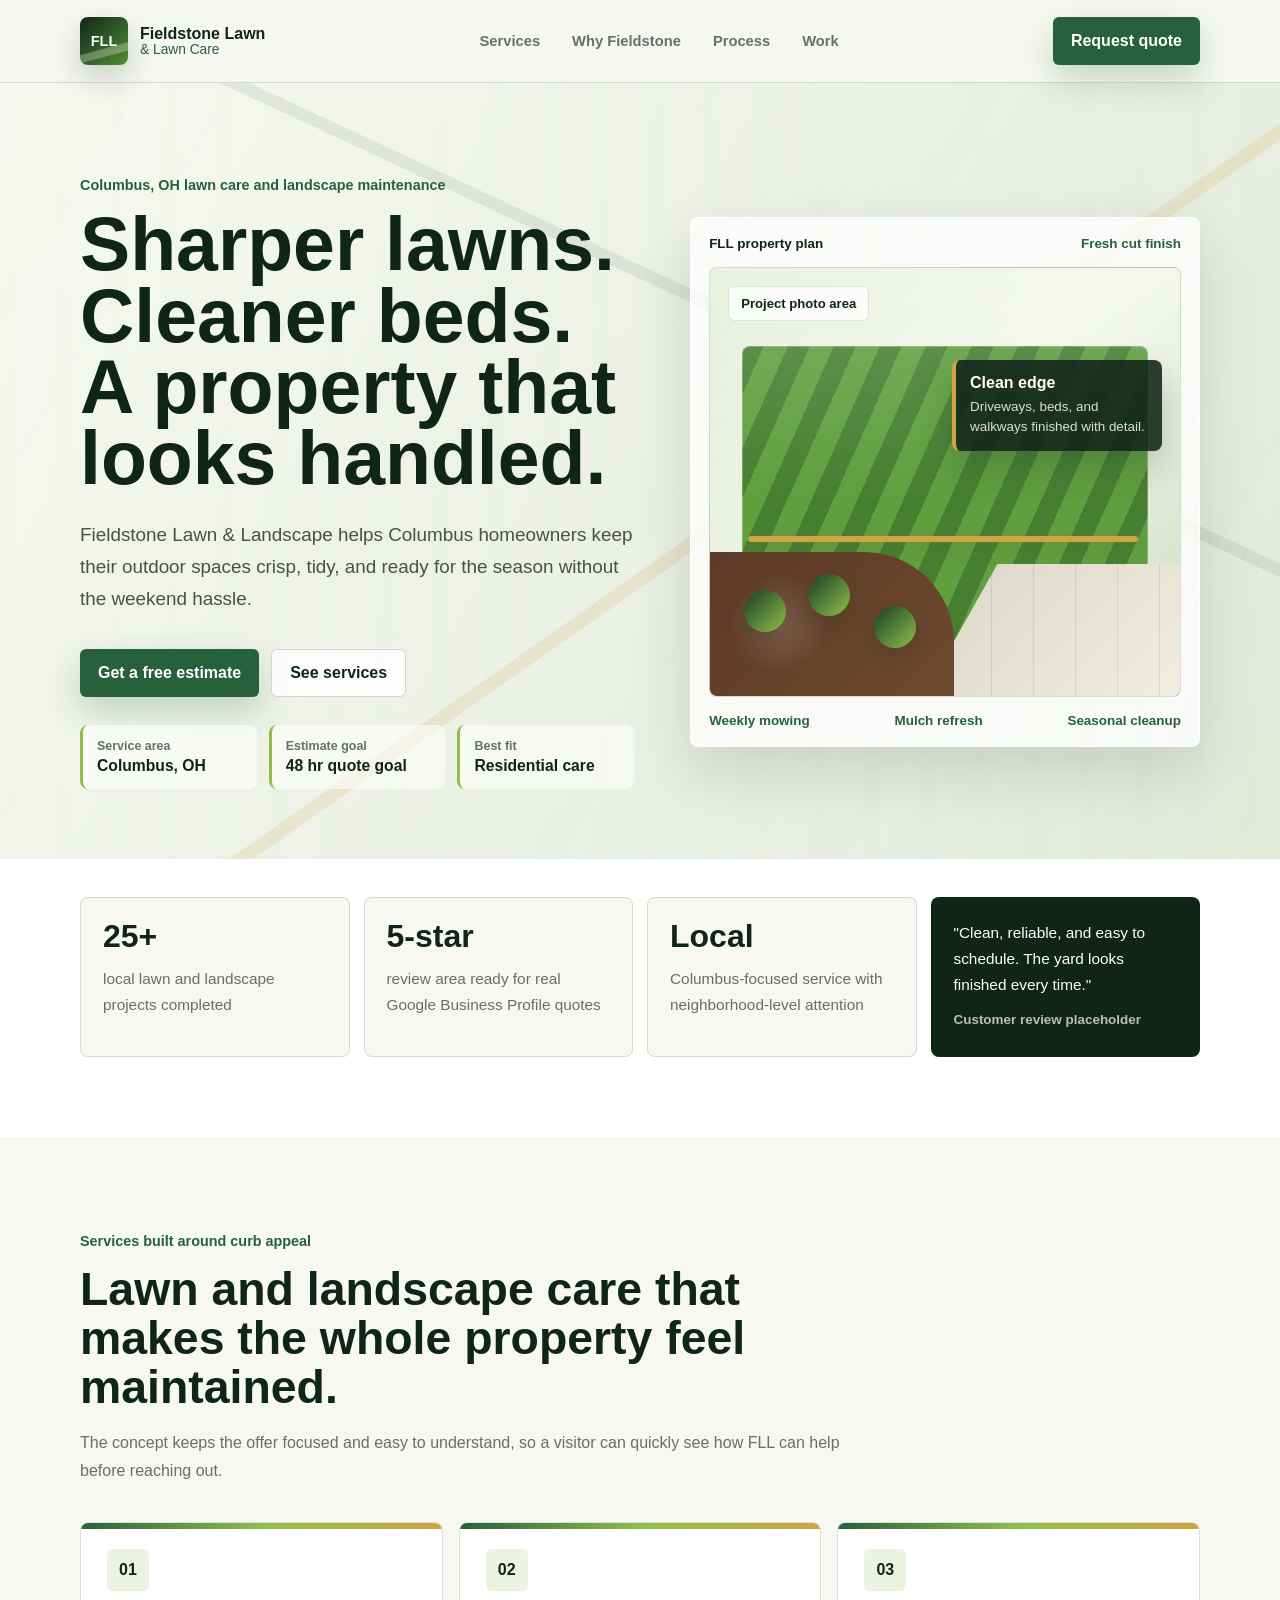
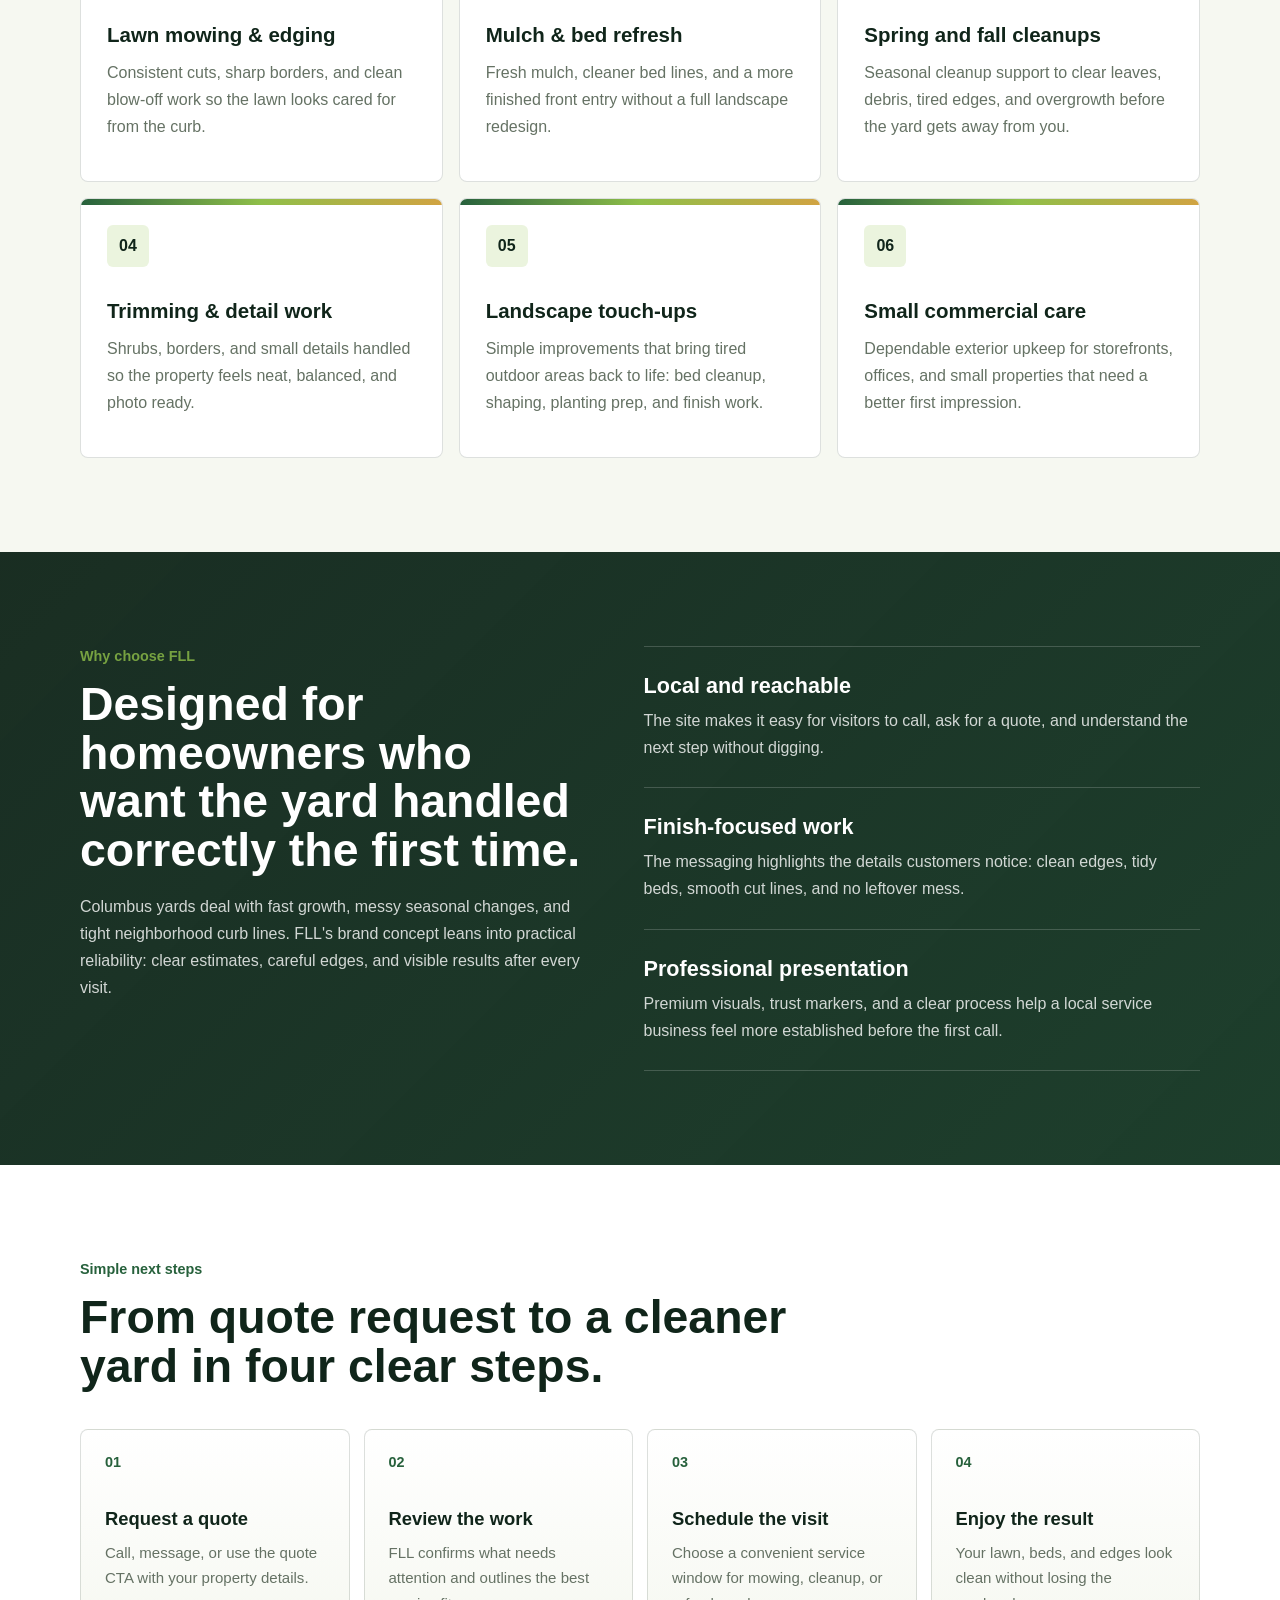
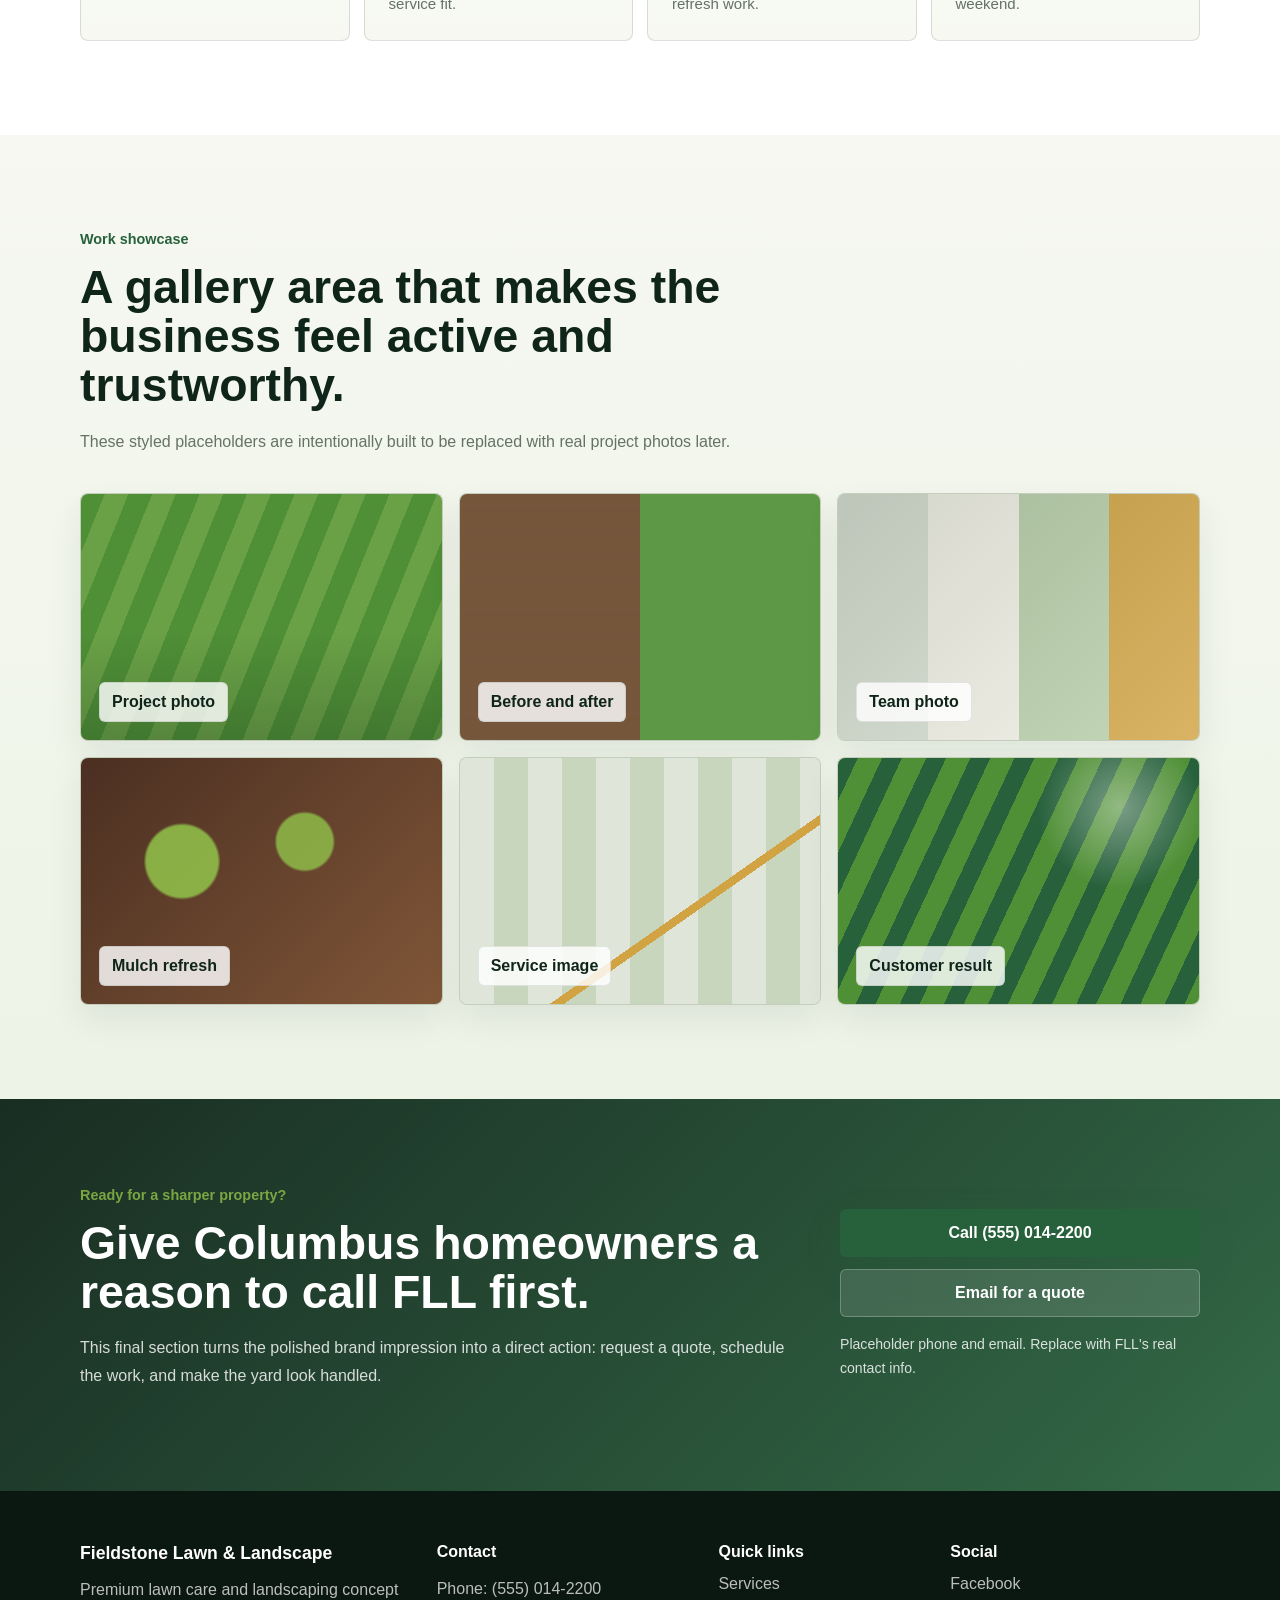
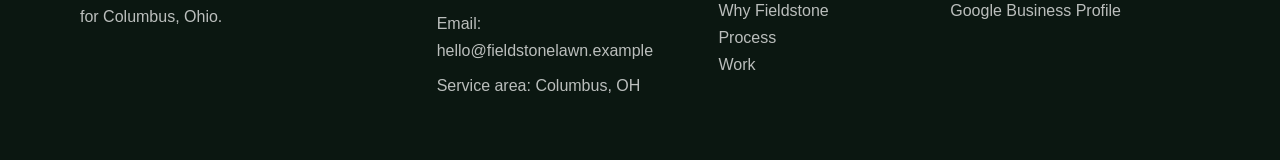
<file: fieldstone/index.html>
<!DOCTYPE html>
<html lang="en">
  <head>
    <meta charset="UTF-8" />
    <meta name="viewport" content="width=device-width, initial-scale=1.0" />
    <title>Fieldstone Lawn &amp; Landscape | Columbus, OH</title>
    <meta
      name="description"
      content="A polished homepage concept for Fieldstone Lawn &amp; Landscape, serving Columbus, Ohio."
    />
    <link rel="icon" href="data:," />
    <link rel="stylesheet" href="styles.css" />
  </head>
  <body>
    <header class="site-header">
      <div class="container nav-shell">
        <a class="brand" href="#home" aria-label="Fieldstone Lawn and Landscape home">
          <span class="brand-mark">FLL</span>
          <span class="brand-text">
            <strong>Fieldstone Lawn</strong>
            <span>&amp; Lawn Care</span>
          </span>
        </a>

        <nav class="primary-nav" aria-label="Primary navigation">
          <a href="#services">Services</a>
          <a href="#why-fieldstone">Why Fieldstone</a>
          <a href="#process">Process</a>
          <a href="#work">Work</a>
        </nav>

        <a class="nav-cta" href="#contact">Request quote</a>
      </div>
    </header>

    <main id="home">
      <section class="hero" aria-labelledby="hero-title">
        <div class="container hero-grid">
          <div class="hero-content">
            <p class="eyebrow">Columbus, OH lawn care and landscape maintenance</p>
            <h1 id="hero-title">Sharper lawns. Cleaner beds. A property that looks handled.</h1>
            <p class="hero-copy">
              Fieldstone Lawn &amp; Landscape helps Columbus homeowners keep their
              outdoor spaces crisp, tidy, and ready for the season without the
              weekend hassle.
            </p>

            <div class="hero-actions" aria-label="Primary calls to action">
              <a class="button button-primary" href="#contact">Get a free estimate</a>
              <a class="button button-secondary" href="#services">See services</a>
            </div>

            <dl class="hero-proof" aria-label="Service highlights">
              <div>
                <dt>Service area</dt>
                <dd>Columbus, OH</dd>
              </div>
              <div>
                <dt>Estimate goal</dt>
                <dd>48 hr quote goal</dd>
              </div>
              <div>
                <dt>Best fit</dt>
                <dd>Residential care</dd>
              </div>
            </dl>
          </div>

          <div class="hero-visual" aria-label="Premium lawn care visual concept">
            <div class="visual-topline">
              <span>FLL property plan</span>
              <span>Fresh cut finish</span>
            </div>

            <div class="property-scene">
              <div class="scene-label">Project photo area</div>
              <div class="lawn-stripes" aria-hidden="true"></div>
              <div class="walkway" aria-hidden="true"></div>
              <div class="mulch-bed" aria-hidden="true">
                <span></span>
                <span></span>
                <span></span>
              </div>
              <div class="curb-line" aria-hidden="true"></div>
              <div class="service-note">
                <strong>Clean edge</strong>
                <span>Driveways, beds, and walkways finished with detail.</span>
              </div>
            </div>

            <div class="visual-metrics" aria-label="Concept visual metrics">
              <span>Weekly mowing</span>
              <span>Mulch refresh</span>
              <span>Seasonal cleanup</span>
            </div>
          </div>
        </div>
      </section>

      <section class="trust-section" aria-label="Trust and local credibility">
        <div class="container trust-grid">
          <article class="trust-card">
            <span class="trust-number">25+</span>
            <p>local lawn and landscape projects completed</p>
          </article>
          <article class="trust-card">
            <span class="trust-number">5-star</span>
            <p>review area ready for real Google Business Profile quotes</p>
          </article>
          <article class="trust-card">
            <span class="trust-number">Local</span>
            <p>Columbus-focused service with neighborhood-level attention</p>
          </article>
          <article class="trust-card review-card">
            <p>
              "Clean, reliable, and easy to schedule. The yard looks finished
              every time."
            </p>
            <span>Customer review placeholder</span>
          </article>
        </div>
      </section>

      <section class="section services-section" id="services">
        <div class="container">
          <div class="section-header">
            <p class="eyebrow">Services built around curb appeal</p>
            <h2>Lawn and landscape care that makes the whole property feel maintained.</h2>
            <p>
              The concept keeps the offer focused and easy to understand, so a
              visitor can quickly see how FLL can help before reaching out.
            </p>
          </div>

          <div class="service-grid">
            <article class="service-card">
              <span class="service-index">01</span>
              <h3>Lawn mowing &amp; edging</h3>
              <p>
                Consistent cuts, sharp borders, and clean blow-off work so the
                lawn looks cared for from the curb.
              </p>
            </article>
            <article class="service-card">
              <span class="service-index">02</span>
              <h3>Mulch &amp; bed refresh</h3>
              <p>
                Fresh mulch, cleaner bed lines, and a more finished front entry
                without a full landscape redesign.
              </p>
            </article>
            <article class="service-card">
              <span class="service-index">03</span>
              <h3>Spring and fall cleanups</h3>
              <p>
                Seasonal cleanup support to clear leaves, debris, tired edges,
                and overgrowth before the yard gets away from you.
              </p>
            </article>
            <article class="service-card">
              <span class="service-index">04</span>
              <h3>Trimming &amp; detail work</h3>
              <p>
                Shrubs, borders, and small details handled so the property
                feels neat, balanced, and photo ready.
              </p>
            </article>
            <article class="service-card">
              <span class="service-index">05</span>
              <h3>Landscape touch-ups</h3>
              <p>
                Simple improvements that bring tired outdoor areas back to life:
                bed cleanup, shaping, planting prep, and finish work.
              </p>
            </article>
            <article class="service-card">
              <span class="service-index">06</span>
              <h3>Small commercial care</h3>
              <p>
                Dependable exterior upkeep for storefronts, offices, and small
                properties that need a better first impression.
              </p>
            </article>
          </div>
        </div>
      </section>

      <section class="section why-section" id="why-fieldstone">
        <div class="container why-grid">
          <div class="why-copy">
            <p class="eyebrow">Why choose FLL</p>
            <h2>Designed for homeowners who want the yard handled correctly the first time.</h2>
            <p>
              Columbus yards deal with fast growth, messy seasonal changes, and
              tight neighborhood curb lines. FLL's brand concept leans into
              practical reliability: clear estimates, careful edges, and visible
              results after every visit.
            </p>
          </div>

          <div class="why-list">
            <article>
              <h3>Local and reachable</h3>
              <p>
                The site makes it easy for visitors to call, ask for a quote,
                and understand the next step without digging.
              </p>
            </article>
            <article>
              <h3>Finish-focused work</h3>
              <p>
                The messaging highlights the details customers notice: clean
                edges, tidy beds, smooth cut lines, and no leftover mess.
              </p>
            </article>
            <article>
              <h3>Professional presentation</h3>
              <p>
                Premium visuals, trust markers, and a clear process help a
                local service business feel more established before the first call.
              </p>
            </article>
          </div>
        </div>
      </section>

      <section class="section process-section" id="process">
        <div class="container">
          <div class="section-header">
            <p class="eyebrow">Simple next steps</p>
            <h2>From quote request to a cleaner yard in four clear steps.</h2>
          </div>

          <ol class="process-list">
            <li>
              <span>01</span>
              <h3>Request a quote</h3>
              <p>Call, message, or use the quote CTA with your property details.</p>
            </li>
            <li>
              <span>02</span>
              <h3>Review the work</h3>
              <p>FLL confirms what needs attention and outlines the best service fit.</p>
            </li>
            <li>
              <span>03</span>
              <h3>Schedule the visit</h3>
              <p>Choose a convenient service window for mowing, cleanup, or refresh work.</p>
            </li>
            <li>
              <span>04</span>
              <h3>Enjoy the result</h3>
              <p>Your lawn, beds, and edges look clean without losing the weekend.</p>
            </li>
          </ol>
        </div>
      </section>

      <section class="section work-section" id="work">
        <div class="container">
          <div class="section-header">
            <p class="eyebrow">Work showcase</p>
            <h2>A gallery area that makes the business feel active and trustworthy.</h2>
            <p>
              These styled placeholders are intentionally built to be replaced
              with real project photos later.
            </p>
          </div>

          <div class="work-grid">
            <article class="work-item work-lawn">
              <span>Project photo</span>
            </article>
            <article class="work-item work-before">
              <span>Before and after</span>
            </article>
            <article class="work-item work-team">
              <span>Team photo</span>
            </article>
            <article class="work-item work-mulch">
              <span>Mulch refresh</span>
            </article>
            <article class="work-item work-service">
              <span>Service image</span>
            </article>
            <article class="work-item work-result">
              <span>Customer result</span>
            </article>
          </div>
        </div>
      </section>

      <section class="cta-section" id="contact">
        <div class="container cta-grid">
          <div>
            <p class="eyebrow">Ready for a sharper property?</p>
            <h2>Give Columbus homeowners a reason to call FLL first.</h2>
            <p>
              This final section turns the polished brand impression into a
              direct action: request a quote, schedule the work, and make the
              yard look handled.
            </p>
          </div>

          <div class="contact-panel" aria-label="Contact placeholders">
            <a class="button button-primary" href="tel:+15550142200">Call (555) 014-2200</a>
            <a class="button button-secondary" href="mailto:hello@fieldstonelawn.example">
              Email for a quote
            </a>
            <p>Placeholder phone and email. Replace with FLL's real contact info.</p>
          </div>
        </div>
      </section>
    </main>

    <footer class="site-footer">
      <div class="container footer-grid">
        <div>
          <a class="footer-brand" href="#home">Fieldstone Lawn &amp; Landscape</a>
          <p>Premium lawn care and landscaping concept for Columbus, Ohio.</p>
        </div>

        <div>
          <h2>Contact</h2>
          <p>Phone: (555) 014-2200</p>
          <p>Email: hello@fieldstonelawn.example</p>
          <p>Service area: Columbus, OH</p>
        </div>

        <div>
          <h2>Quick links</h2>
          <a href="#services">Services</a>
          <a href="#why-fieldstone">Why Fieldstone</a>
          <a href="#process">Process</a>
          <a href="#work">Work</a>
        </div>

        <div>
          <h2>Social</h2>
          <a
            href="#"
            target="_blank"
            rel="noreferrer"
          >
            Facebook
          </a>
          <a
            href="#"
            target="_blank"
            rel="noreferrer"
          >
            Google Business Profile
          </a>
        </div>
      </div>
    </footer>
  </body>
</html>
</file>
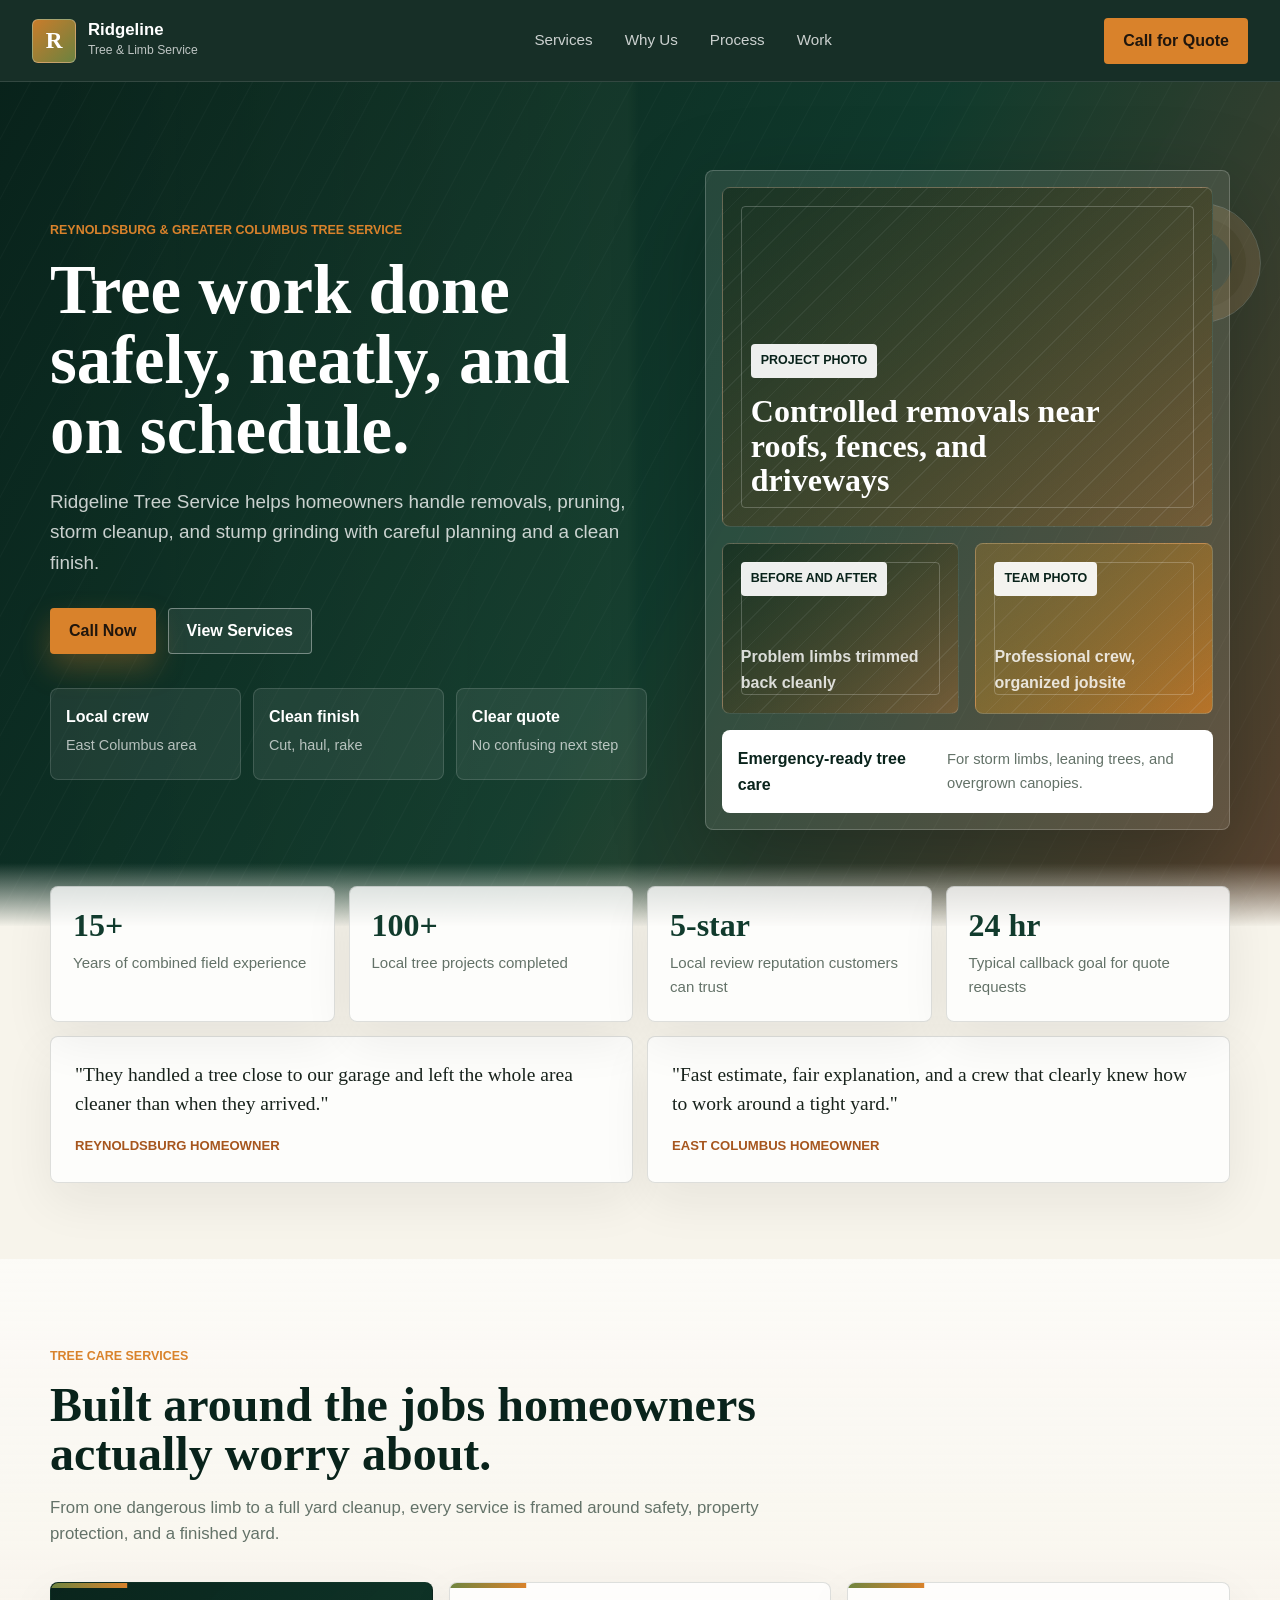
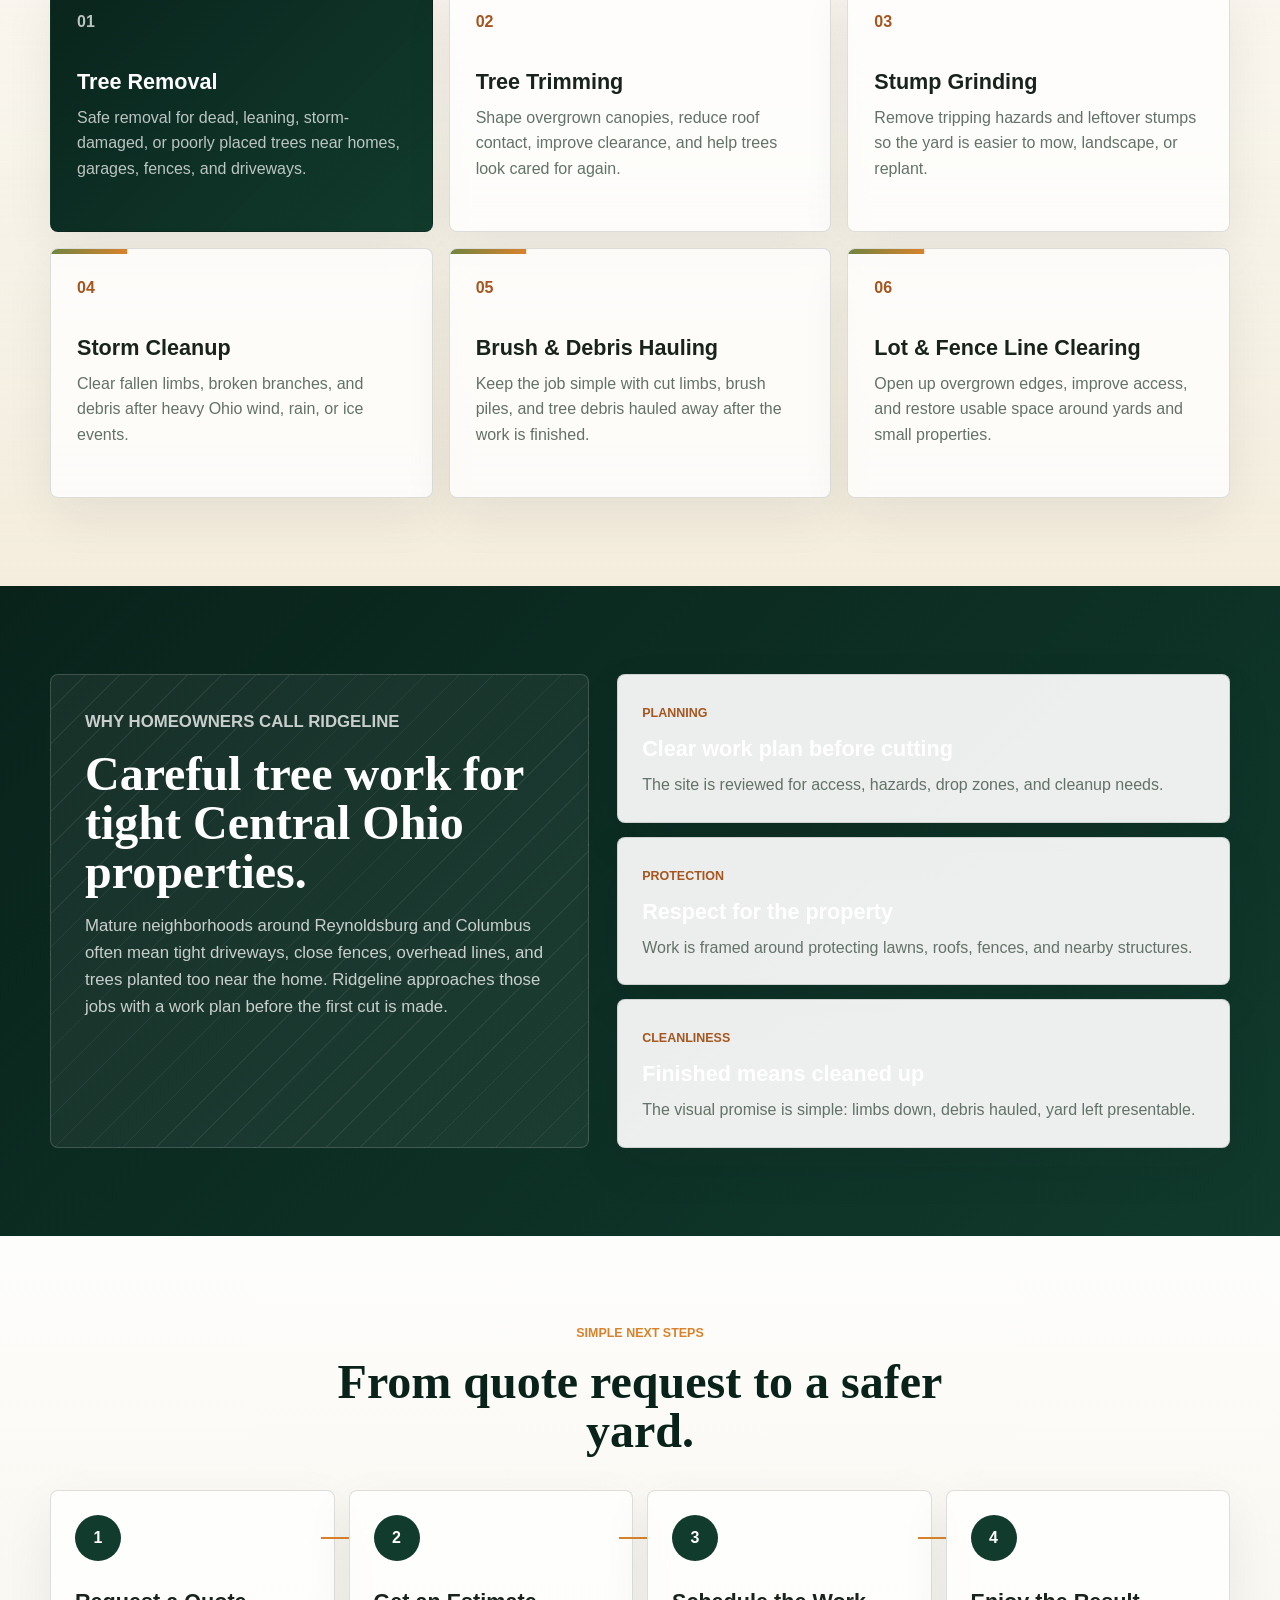
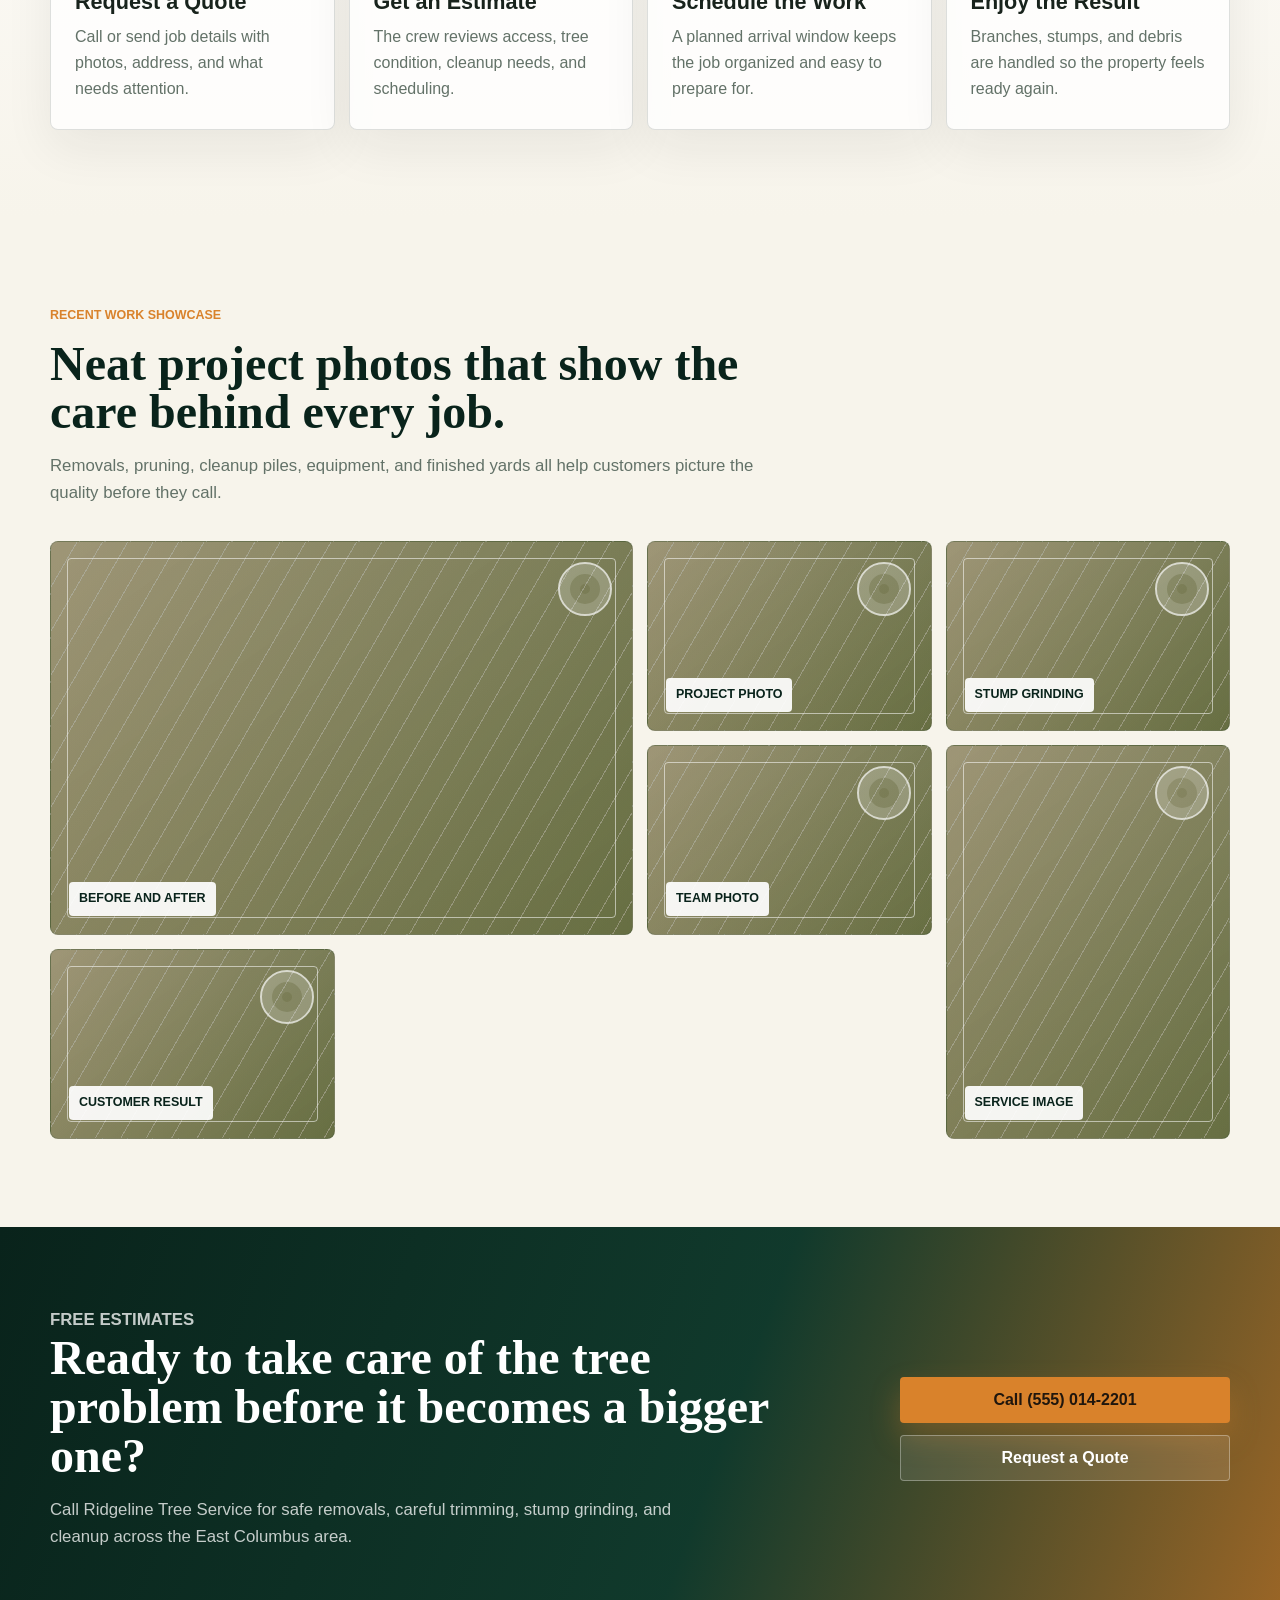
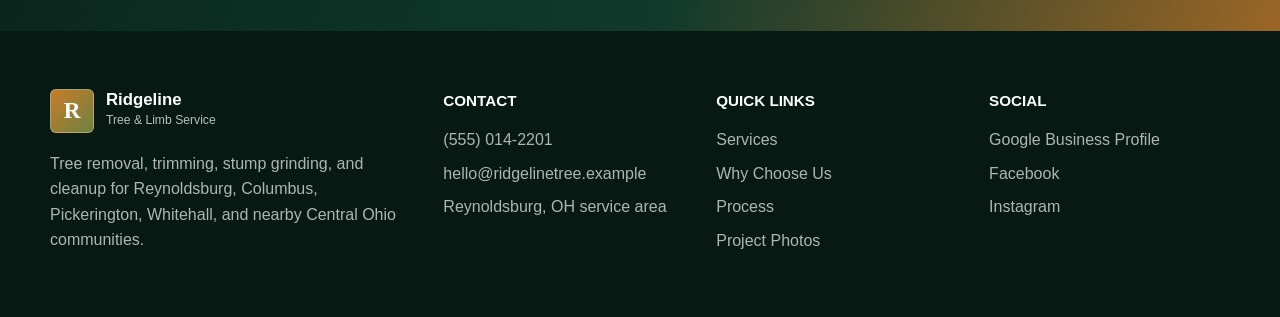
<file: ridgeline/index.html>
<!DOCTYPE html>
<html lang="en">
<head>
  <meta charset="UTF-8">
  <meta name="viewport" content="width=device-width, initial-scale=1.0">
  <meta name="description" content="Tree removal, trimming, stump grinding, and cleanup from Ridgeline Tree Service.">
  <title>Ridgeline Tree Service</title>
  <link rel="stylesheet" href="styles.css">
</head>
<body>
  <header class="site-header">
    <a class="brand" href="#home" aria-label="Ridgeline Tree Service home">
      <span class="brand__mark">R</span>
      <span class="brand__text">
        <strong>Ridgeline</strong>
        <small>Tree &amp; Limb Service</small>
      </span>
    </a>

    <nav class="main-nav" aria-label="Primary navigation">
      <a href="#services">Services</a>
      <a href="#why-us">Why Us</a>
      <a href="#process">Process</a>
      <a href="#gallery">Work</a>
    </nav>

    <a class="header-cta" href="tel:+15550142201">Call for Quote</a>
  </header>

  <main id="home">
    <section class="hero">
      <div class="container hero__grid">
        <div class="hero__copy">
          <p class="eyebrow">Reynoldsburg & Greater Columbus tree service</p>
          <h1>Tree work done safely, neatly, and on schedule.</h1>
          <p class="hero__lead">
            Ridgeline Tree Service helps homeowners handle removals,
            pruning, storm cleanup, and stump grinding with careful planning and a clean finish.
          </p>

          <div class="hero__actions">
            <a class="btn btn--primary" href="tel:+15550142201">Call Now</a>
            <a class="btn btn--secondary" href="#services">View Services</a>
          </div>

          <ul class="hero__proof" aria-label="Service highlights">
            <li><strong>Local crew</strong><span>East Columbus area</span></li>
            <li><strong>Clean finish</strong><span>Cut, haul, rake</span></li>
            <li><strong>Clear quote</strong><span>No confusing next step</span></li>
          </ul>
        </div>

        <aside class="hero__visual" aria-label="Tree service project photo preview">
          <div class="hero-photo hero-photo--main">
            <span>Project photo</span>
            <h2>Controlled removals near roofs, fences, and driveways</h2>
          </div>

          <div class="hero-photo-stack">
            <div class="hero-photo hero-photo--small">
              <span>Before and after</span>
              <p>Problem limbs trimmed back cleanly</p>
            </div>
            <div class="hero-photo hero-photo--small hero-photo--accent">
              <span>Team photo</span>
              <p>Professional crew, organized jobsite</p>
            </div>
          </div>

          <div class="hero__note">
            <strong>Emergency-ready tree care</strong>
            <span>For storm limbs, leaning trees, and overgrown canopies.</span>
          </div>
        </aside>
      </div>
    </section>

    <section class="trust-section" aria-label="Trust and local credibility">
      <div class="container">
        <!-- Replace sample metrics with verified business numbers before launch. -->
        <div class="trust-bar">
          <article class="trust-stat">
            <span>15+</span>
            <p>Years of combined field experience</p>
          </article>
          <article class="trust-stat">
            <span>100+</span>
            <p>Local tree projects completed</p>
          </article>
          <article class="trust-stat">
            <span>5-star</span>
            <p>Local review reputation customers can trust</p>
          </article>
          <article class="trust-stat">
            <span>24 hr</span>
            <p>Typical callback goal for quote requests</p>
          </article>
        </div>

        <div class="review-grid">
          <article class="review-card">
            <p>
              "They handled a tree close to our garage and left the whole area cleaner
              than when they arrived."
            </p>
            <span>Reynoldsburg homeowner</span>
          </article>
          <article class="review-card">
            <p>
              "Fast estimate, fair explanation, and a crew that clearly knew how to work
              around a tight yard."
            </p>
            <span>East Columbus homeowner</span>
          </article>
        </div>
      </div>
    </section>

    <section class="section services" id="services">
      <div class="container">
        <div class="section-heading">
          <p class="eyebrow">Tree care services</p>
          <h2>Built around the jobs homeowners actually worry about.</h2>
          <p>
            From one dangerous limb to a full yard cleanup, every service is framed
            around safety, property protection, and a finished yard.
          </p>
        </div>

        <div class="service-grid">
          <article class="service-card service-card--featured">
            <span class="service-number">01</span>
            <h3>Tree Removal</h3>
            <p>
              Safe removal for dead, leaning, storm-damaged, or poorly placed trees
              near homes, garages, fences, and driveways.
            </p>
          </article>
          <article class="service-card">
            <span class="service-number">02</span>
            <h3>Tree Trimming</h3>
            <p>
              Shape overgrown canopies, reduce roof contact, improve clearance, and
              help trees look cared for again.
            </p>
          </article>
          <article class="service-card">
            <span class="service-number">03</span>
            <h3>Stump Grinding</h3>
            <p>
              Remove tripping hazards and leftover stumps so the yard is easier to mow,
              landscape, or replant.
            </p>
          </article>
          <article class="service-card">
            <span class="service-number">04</span>
            <h3>Storm Cleanup</h3>
            <p>
              Clear fallen limbs, broken branches, and debris after heavy Ohio wind,
              rain, or ice events.
            </p>
          </article>
          <article class="service-card">
            <span class="service-number">05</span>
            <h3>Brush & Debris Hauling</h3>
            <p>
              Keep the job simple with cut limbs, brush piles, and tree debris hauled
              away after the work is finished.
            </p>
          </article>
          <article class="service-card">
            <span class="service-number">06</span>
            <h3>Lot & Fence Line Clearing</h3>
            <p>
              Open up overgrown edges, improve access, and restore usable space around
              yards and small properties.
            </p>
          </article>
        </div>
      </div>
    </section>

    <section class="section why-us" id="why-us">
      <div class="container why-us__grid">
        <div class="why-us__panel">
          <p class="eyebrow">Why homeowners call Ridgeline</p>
          <h2>Careful tree work for tight Central Ohio properties.</h2>
          <p>
            Mature neighborhoods around Reynoldsburg and Columbus often mean tight
            driveways, close fences, overhead lines, and trees planted too near the home.
            Ridgeline approaches those jobs with a work plan before the first cut is made.
          </p>
        </div>

        <div class="reason-list">
          <article class="reason-item">
            <span>Planning</span>
            <h3>Clear work plan before cutting</h3>
            <p>The site is reviewed for access, hazards, drop zones, and cleanup needs.</p>
          </article>
          <article class="reason-item">
            <span>Protection</span>
            <h3>Respect for the property</h3>
            <p>Work is framed around protecting lawns, roofs, fences, and nearby structures.</p>
          </article>
          <article class="reason-item">
            <span>Cleanliness</span>
            <h3>Finished means cleaned up</h3>
            <p>The visual promise is simple: limbs down, debris hauled, yard left presentable.</p>
          </article>
        </div>
      </div>
    </section>

    <section class="section process" id="process">
      <div class="container">
        <div class="section-heading section-heading--center">
          <p class="eyebrow">Simple next steps</p>
          <h2>From quote request to a safer yard.</h2>
        </div>

        <div class="process-grid">
          <article class="process-step">
            <span>1</span>
            <h3>Request a Quote</h3>
            <p>Call or send job details with photos, address, and what needs attention.</p>
          </article>
          <article class="process-step">
            <span>2</span>
            <h3>Get an Estimate</h3>
            <p>The crew reviews access, tree condition, cleanup needs, and scheduling.</p>
          </article>
          <article class="process-step">
            <span>3</span>
            <h3>Schedule the Work</h3>
            <p>A planned arrival window keeps the job organized and easy to prepare for.</p>
          </article>
          <article class="process-step">
            <span>4</span>
            <h3>Enjoy the Result</h3>
            <p>Branches, stumps, and debris are handled so the property feels ready again.</p>
          </article>
        </div>
      </div>
    </section>

    <section class="section gallery" id="gallery">
      <div class="container">
        <div class="section-heading">
          <p class="eyebrow">Recent work showcase</p>
          <h2>Neat project photos that show the care behind every job.</h2>
          <p>
            Removals, pruning, cleanup piles, equipment, and finished yards all help
            customers picture the quality before they call.
          </p>
        </div>

        <div class="gallery-grid">
          <div class="gallery-item gallery-item--wide">
            <span>Before and after</span>
          </div>
          <div class="gallery-item">
            <span>Project photo</span>
          </div>
          <div class="gallery-item">
            <span>Stump grinding</span>
          </div>
          <div class="gallery-item">
            <span>Team photo</span>
          </div>
          <div class="gallery-item gallery-item--tall">
            <span>Service image</span>
          </div>
          <div class="gallery-item">
            <span>Customer result</span>
          </div>
        </div>
      </div>
    </section>

    <section class="final-cta">
      <div class="container final-cta__grid">
        <div>
          <p class="eyebrow">Free estimates</p>
          <h2>Ready to take care of the tree problem before it becomes a bigger one?</h2>
          <p>
            Call Ridgeline Tree Service for safe removals, careful
            trimming, stump grinding, and cleanup across the East Columbus area.
          </p>
        </div>
        <div class="final-cta__actions">
          <a class="btn btn--primary" href="tel:+15550142201">Call (555) 014-2201</a>
          <a class="btn btn--light" href="mailto:hello@ridgelinetree.example">Request a Quote</a>
        </div>
      </div>
    </section>
  </main>

  <footer class="site-footer">
    <div class="container footer-grid">
      <div>
        <a class="brand brand--footer" href="#home" aria-label="Ridgeline Tree Service home">
          <span class="brand__mark">R</span>
          <span class="brand__text">
            <strong>Ridgeline</strong>
            <small>Tree &amp; Limb Service</small>
          </span>
        </a>
        <p>
          Tree removal, trimming, stump grinding, and cleanup for Reynoldsburg,
          Columbus, Pickerington, Whitehall, and nearby Central Ohio communities.
        </p>
      </div>

      <div>
        <h2>Contact</h2>
        <ul>
          <li><a href="tel:+15550142201">(555) 014-2201</a></li>
          <li><a href="mailto:hello@ridgelinetree.example">hello@ridgelinetree.example</a></li>
          <li>Reynoldsburg, OH service area</li>
        </ul>
      </div>

      <div>
        <h2>Quick Links</h2>
        <ul>
          <li><a href="#services">Services</a></li>
          <li><a href="#why-us">Why Choose Us</a></li>
          <li><a href="#process">Process</a></li>
          <li><a href="#gallery">Project Photos</a></li>
        </ul>
      </div>

      <div>
        <h2>Social</h2>
        <ul>
          <li><a href="#">Google Business Profile</a></li>
          <li><a href="#">Facebook</a></li>
          <li><a href="#">Instagram</a></li>
        </ul>
      </div>
    </div>
  </footer>
</body>
</html>
</file>
<file: fieldstone/styles.css>
:root {
  --green-950: #10251a;
  --green-850: #193b28;
  --green-700: #27613c;
  --green-500: #4f8f36;
  --leaf: #8fbf49;
  --gold: #d1a342;
  --soil: #6d4a2f;
  --stone: #dfe5d8;
  --mist: #f6f8f1;
  --white: #ffffff;
  --ink: #132017;
  --muted: #657264;
  --line: rgba(16, 37, 26, 0.14);
  --shadow: 0 24px 60px rgba(16, 37, 26, 0.14);
  --radius: 8px;
}

* {
  box-sizing: border-box;
}

html {
  scroll-behavior: smooth;
}

body {
  margin: 0;
  color: var(--ink);
  font-family: "Segoe UI", Roboto, Helvetica, Arial, sans-serif;
  background: var(--mist);
}

body::selection {
  color: var(--white);
  background: var(--green-700);
}

a {
  color: inherit;
  text-decoration: none;
}

p,
h1,
h2,
h3 {
  margin-top: 0;
}

p {
  color: var(--muted);
  font-size: 1rem;
  line-height: 1.7;
}

.container {
  width: min(1120px, calc(100% - 40px));
  margin: 0 auto;
}

.site-header {
  position: sticky;
  top: 0;
  z-index: 20;
  border-bottom: 1px solid var(--line);
  background: rgba(246, 248, 241, 0.9);
  backdrop-filter: blur(18px);
}

.nav-shell {
  min-height: 82px;
  display: flex;
  align-items: center;
  gap: 22px;
}

.brand {
  display: flex;
  align-items: center;
  gap: 12px;
  flex-shrink: 0;
}

.brand-mark {
  width: 48px;
  height: 48px;
  display: grid;
  place-items: center;
  position: relative;
  overflow: hidden;
  color: var(--white);
  font-weight: 900;
  font-size: 0.9rem;
  border-radius: var(--radius);
  background: linear-gradient(135deg, var(--green-950), var(--green-500));
  box-shadow: 0 12px 30px rgba(16, 37, 26, 0.2);
}

.brand-mark::after {
  content: "";
  position: absolute;
  inset: auto -20% 8px -20%;
  height: 8px;
  background: rgba(255, 255, 255, 0.28);
  transform: rotate(-15deg);
}

.brand-text {
  display: grid;
  line-height: 1.1;
}

.brand-text strong {
  color: var(--green-950);
  font-size: 1rem;
}

.brand-text span {
  color: var(--green-700);
  font-size: 0.86rem;
}

.primary-nav {
  display: flex;
  align-items: center;
  justify-content: center;
  gap: 8px;
  flex: 1;
}

.primary-nav a {
  padding: 10px 12px;
  color: var(--muted);
  font-weight: 700;
  font-size: 0.92rem;
  border-radius: 6px;
  transition: color 180ms ease, background-color 180ms ease;
}

.primary-nav a:hover {
  color: var(--green-950);
  background: rgba(79, 143, 54, 0.1);
}

.nav-cta,
.button {
  display: inline-flex;
  align-items: center;
  justify-content: center;
  min-height: 48px;
  padding: 0 18px;
  font-weight: 800;
  border-radius: 6px;
  transition: transform 180ms ease, box-shadow 180ms ease, background-color 180ms ease;
}

.nav-cta,
.button-primary {
  color: var(--white);
  background: var(--green-700);
  box-shadow: 0 14px 34px rgba(39, 97, 60, 0.24);
}

.nav-cta:hover,
.button-primary:hover {
  transform: translateY(-2px);
  background: var(--green-850);
  box-shadow: 0 18px 40px rgba(39, 97, 60, 0.3);
}

.button-secondary {
  color: var(--green-950);
  border: 1px solid rgba(16, 37, 26, 0.18);
  background: rgba(255, 255, 255, 0.8);
}

.button-secondary:hover {
  transform: translateY(-2px);
  background: var(--white);
  box-shadow: 0 14px 28px rgba(16, 37, 26, 0.1);
}

.hero {
  position: relative;
  overflow: hidden;
  padding: 92px 0 70px;
  background:
    linear-gradient(120deg, rgba(246, 248, 241, 0.95), rgba(224, 232, 215, 0.88)),
    repeating-linear-gradient(
      90deg,
      rgba(79, 143, 54, 0.08) 0,
      rgba(79, 143, 54, 0.08) 16px,
      transparent 16px,
      transparent 54px
    );
}

.hero::before {
  content: "";
  position: absolute;
  inset: 0;
  pointer-events: none;
  background:
    linear-gradient(145deg, transparent 0 56%, rgba(209, 163, 66, 0.16) 56% 57%, transparent 57%),
    linear-gradient(25deg, transparent 0 64%, rgba(16, 37, 26, 0.08) 64% 65%, transparent 65%);
}

.hero-grid {
  position: relative;
  display: grid;
  grid-template-columns: 1fr 0.92fr;
  align-items: center;
  gap: 56px;
}

.eyebrow {
  color: var(--green-700);
  font-weight: 900;
  font-size: 0.9rem;
  line-height: 1.4;
  margin-bottom: 14px;
}

.hero h1 {
  max-width: 720px;
  color: var(--green-950);
  font-size: 4.7rem;
  line-height: 0.95;
  margin-bottom: 24px;
}

.hero-copy {
  max-width: 600px;
  font-size: 1.18rem;
  color: #465345;
}

.hero-actions {
  display: flex;
  flex-wrap: wrap;
  gap: 12px;
  margin: 34px 0 28px;
}

.hero-proof {
  display: grid;
  grid-template-columns: repeat(3, minmax(0, 1fr));
  gap: 12px;
  max-width: 650px;
  margin: 0;
}

.hero-proof div {
  padding: 14px;
  border-left: 3px solid var(--leaf);
  background: rgba(255, 255, 255, 0.58);
  border-radius: var(--radius);
}

.hero-proof dt {
  color: var(--muted);
  font-size: 0.78rem;
  font-weight: 800;
}

.hero-proof dd {
  margin: 4px 0 0;
  color: var(--green-950);
  font-size: 0.98rem;
  font-weight: 900;
}

.hero-visual {
  padding: 18px;
  border: 1px solid rgba(255, 255, 255, 0.72);
  border-radius: var(--radius);
  background: rgba(255, 255, 255, 0.76);
  box-shadow: var(--shadow);
}

.visual-topline,
.visual-metrics {
  display: flex;
  align-items: center;
  justify-content: space-between;
  gap: 12px;
  color: var(--green-950);
  font-size: 0.84rem;
  font-weight: 900;
}

.visual-topline span:last-child,
.visual-metrics span {
  color: var(--green-700);
}

.property-scene {
  position: relative;
  min-height: 430px;
  margin: 16px 0;
  overflow: hidden;
  border: 1px solid rgba(16, 37, 26, 0.1);
  border-radius: var(--radius);
  background:
    linear-gradient(180deg, rgba(255, 255, 255, 0.42), rgba(255, 255, 255, 0)),
    linear-gradient(135deg, #dbe6cd, #eef4e4 46%, #c9d8bd);
}

.scene-label {
  position: absolute;
  top: 18px;
  left: 18px;
  z-index: 4;
  padding: 9px 12px;
  color: var(--green-950);
  font-size: 0.82rem;
  font-weight: 900;
  border: 1px solid rgba(16, 37, 26, 0.12);
  border-radius: 6px;
  background: rgba(255, 255, 255, 0.76);
}

.lawn-stripes {
  position: absolute;
  inset: 78px 32px 32px 32px;
  border-radius: var(--radius);
  background:
    linear-gradient(180deg, rgba(255, 255, 255, 0.12), transparent 48%),
    repeating-linear-gradient(
      114deg,
      #477f32 0,
      #477f32 20px,
      #5f9f3e 20px,
      #5f9f3e 42px
    );
  box-shadow: inset 0 0 0 1px rgba(255, 255, 255, 0.26);
}

.walkway {
  position: absolute;
  right: 0;
  bottom: -28px;
  width: 58%;
  height: 160px;
  background:
    repeating-linear-gradient(90deg, rgba(16, 37, 26, 0.09) 0 1px, transparent 1px 42px),
    linear-gradient(135deg, #d9d5c6, #f2efe2);
  clip-path: polygon(33% 0, 100% 0, 100% 100%, 0 100%);
}

.mulch-bed {
  position: absolute;
  left: 0;
  bottom: 0;
  width: 52%;
  height: 144px;
  border-top-right-radius: 90px;
  background:
    radial-gradient(circle at 28% 50%, rgba(255, 255, 255, 0.16), transparent 26%),
    linear-gradient(135deg, #5d3927, var(--soil));
}

.mulch-bed span {
  position: absolute;
  width: 42px;
  height: 42px;
  border-radius: 50%;
  background: linear-gradient(135deg, var(--green-850), var(--leaf));
  box-shadow: 0 8px 18px rgba(16, 37, 26, 0.18);
}

.mulch-bed span:nth-child(1) {
  left: 34px;
  top: 38px;
}

.mulch-bed span:nth-child(2) {
  left: 98px;
  top: 22px;
}

.mulch-bed span:nth-child(3) {
  left: 164px;
  top: 54px;
}

.curb-line {
  position: absolute;
  left: 38px;
  right: 42px;
  bottom: 154px;
  height: 6px;
  border-radius: 999px;
  background: var(--gold);
  box-shadow: 0 8px 16px rgba(109, 74, 47, 0.18);
}

.service-note {
  position: absolute;
  right: 18px;
  top: 92px;
  z-index: 4;
  width: min(210px, calc(100% - 36px));
  padding: 14px;
  border-left: 4px solid var(--gold);
  border-radius: var(--radius);
  background: rgba(16, 37, 26, 0.88);
  box-shadow: 0 16px 36px rgba(16, 37, 26, 0.24);
}

.service-note strong,
.service-note span {
  display: block;
  color: var(--white);
}

.service-note span {
  margin-top: 5px;
  font-size: 0.84rem;
  line-height: 1.5;
  opacity: 0.84;
}

.visual-metrics {
  flex-wrap: wrap;
}

.trust-section {
  padding: 38px 0 80px;
  background: var(--white);
}

.trust-grid {
  display: grid;
  grid-template-columns: repeat(4, minmax(0, 1fr));
  gap: 14px;
}

.trust-card {
  min-height: 160px;
  padding: 22px;
  border: 1px solid var(--line);
  border-radius: var(--radius);
  background: var(--mist);
  transition: transform 180ms ease, box-shadow 180ms ease;
}

.trust-card:hover {
  transform: translateY(-4px);
  box-shadow: 0 16px 34px rgba(16, 37, 26, 0.1);
}

.trust-number {
  display: block;
  color: var(--green-950);
  font-size: 2rem;
  font-weight: 900;
  line-height: 1;
  margin-bottom: 14px;
}

.trust-card p {
  margin-bottom: 0;
  font-size: 0.96rem;
}

.review-card {
  background: var(--green-950);
}

.review-card p,
.review-card span {
  color: var(--white);
}

.review-card span {
  display: block;
  margin-top: 14px;
  opacity: 0.7;
  font-size: 0.84rem;
  font-weight: 800;
}

.section {
  padding: 94px 0;
}

.section-header {
  max-width: 760px;
  margin-bottom: 38px;
}

.section-header h2,
.why-copy h2,
.cta-section h2 {
  color: var(--green-950);
  font-size: 2.9rem;
  line-height: 1.05;
  margin-bottom: 18px;
}

.service-grid {
  display: grid;
  grid-template-columns: repeat(3, minmax(0, 1fr));
  gap: 16px;
}

.service-card {
  position: relative;
  min-height: 260px;
  padding: 26px;
  overflow: hidden;
  border: 1px solid var(--line);
  border-radius: var(--radius);
  background: var(--white);
  transition: transform 180ms ease, box-shadow 180ms ease, border-color 180ms ease;
}

.service-card::before {
  content: "";
  position: absolute;
  top: 0;
  left: 0;
  right: 0;
  height: 6px;
  background: linear-gradient(90deg, var(--green-700), var(--leaf), var(--gold));
}

.service-card:hover {
  transform: translateY(-5px);
  border-color: rgba(39, 97, 60, 0.32);
  box-shadow: 0 20px 42px rgba(16, 37, 26, 0.11);
}

.service-index {
  display: inline-grid;
  place-items: center;
  width: 42px;
  height: 42px;
  margin-bottom: 32px;
  color: var(--green-950);
  font-weight: 900;
  border-radius: 6px;
  background: rgba(143, 191, 73, 0.18);
}

.service-card h3 {
  color: var(--green-950);
  font-size: 1.28rem;
  margin-bottom: 12px;
}

.service-card p {
  margin-bottom: 0;
}

.why-section {
  color: var(--white);
  background:
    linear-gradient(135deg, rgba(16, 37, 26, 0.96), rgba(25, 59, 40, 0.98)),
    repeating-linear-gradient(
      135deg,
      rgba(255, 255, 255, 0.04) 0,
      rgba(255, 255, 255, 0.04) 2px,
      transparent 2px,
      transparent 22px
    );
}

.why-grid {
  display: grid;
  grid-template-columns: 0.95fr 1.05fr;
  gap: 60px;
  align-items: start;
}

.why-section .eyebrow {
  color: var(--leaf);
}

.why-copy h2,
.why-copy p {
  color: var(--white);
}

.why-copy p,
.why-list p {
  opacity: 0.8;
}

.why-list {
  display: grid;
  gap: 0;
  border-top: 1px solid rgba(255, 255, 255, 0.18);
}

.why-list article {
  padding: 26px 0;
  border-bottom: 1px solid rgba(255, 255, 255, 0.18);
}

.why-list h3 {
  color: var(--white);
  font-size: 1.35rem;
  margin-bottom: 8px;
}

.why-list p {
  margin-bottom: 0;
  color: var(--white);
}

.process-section {
  background: var(--white);
}

.process-list {
  display: grid;
  grid-template-columns: repeat(4, minmax(0, 1fr));
  gap: 14px;
  padding: 0;
  margin: 0;
  list-style: none;
}

.process-list li {
  padding: 24px;
  border: 1px solid var(--line);
  border-radius: var(--radius);
  background: linear-gradient(180deg, var(--white), var(--mist));
}

.process-list span {
  display: block;
  color: var(--green-700);
  font-size: 0.9rem;
  font-weight: 900;
  margin-bottom: 38px;
}

.process-list h3 {
  color: var(--green-950);
  font-size: 1.15rem;
  margin-bottom: 10px;
}

.process-list p {
  margin-bottom: 0;
  font-size: 0.94rem;
}

.work-section {
  background:
    linear-gradient(180deg, var(--mist), #edf3e6);
}

.work-grid {
  display: grid;
  grid-template-columns: repeat(3, minmax(0, 1fr));
  gap: 16px;
}

.work-item {
  min-height: 248px;
  position: relative;
  overflow: hidden;
  border: 1px solid rgba(16, 37, 26, 0.12);
  border-radius: var(--radius);
  background: #dce6d2;
  box-shadow: 0 14px 34px rgba(16, 37, 26, 0.08);
  transition: transform 180ms ease, box-shadow 180ms ease;
}

.work-item:hover {
  transform: translateY(-5px);
  box-shadow: 0 22px 46px rgba(16, 37, 26, 0.13);
}

.work-item::before {
  content: "";
  position: absolute;
  inset: 0;
}

.work-item span {
  position: absolute;
  left: 18px;
  bottom: 18px;
  z-index: 2;
  padding: 10px 12px;
  color: var(--green-950);
  font-weight: 900;
  border-radius: 6px;
  background: rgba(255, 255, 255, 0.82);
  border: 1px solid rgba(16, 37, 26, 0.1);
}

.work-lawn::before {
  background:
    linear-gradient(180deg, transparent 0 56%, rgba(16, 37, 26, 0.22) 100%),
    repeating-linear-gradient(112deg, #4f8f36 0 22px, #6aa146 22px 44px);
}

.work-before::before {
  background:
    linear-gradient(90deg, rgba(109, 74, 47, 0.92) 0 50%, rgba(79, 143, 54, 0.9) 50% 100%),
    repeating-linear-gradient(0deg, rgba(255, 255, 255, 0.16) 0 2px, transparent 2px 26px);
}

.work-team::before {
  background:
    linear-gradient(135deg, rgba(16, 37, 26, 0.14), rgba(255, 255, 255, 0.18)),
    linear-gradient(90deg, #d9e0d3 0 25%, #f3f1e7 25% 50%, #b9cfaa 50% 75%, #d1a342 75% 100%);
}

.work-mulch::before {
  background:
    radial-gradient(circle at 28% 42%, rgba(143, 191, 73, 0.88) 0 12%, transparent 13%),
    radial-gradient(circle at 62% 34%, rgba(143, 191, 73, 0.82) 0 10%, transparent 11%),
    linear-gradient(135deg, #4b2f21, #805638);
}

.work-service::before {
  background:
    linear-gradient(145deg, transparent 0 62%, #d1a342 62% 64%, transparent 64%),
    repeating-linear-gradient(90deg, #dfe5d8 0 34px, #c7d6bd 34px 68px);
}

.work-result::before {
  background:
    radial-gradient(circle at 78% 20%, rgba(255, 255, 255, 0.38), transparent 24%),
    repeating-linear-gradient(115deg, #27613c 0 18px, #4f8f36 18px 40px);
}

.cta-section {
  padding: 86px 0;
  color: var(--white);
  background:
    linear-gradient(135deg, rgba(16, 37, 26, 0.96), rgba(39, 97, 60, 0.94)),
    repeating-linear-gradient(
      90deg,
      rgba(255, 255, 255, 0.04) 0,
      rgba(255, 255, 255, 0.04) 18px,
      transparent 18px,
      transparent 56px
    );
}

.cta-grid {
  display: grid;
  grid-template-columns: 1fr 360px;
  gap: 48px;
  align-items: center;
}

.cta-section .eyebrow {
  color: var(--leaf);
}

.cta-section h2,
.cta-section p {
  color: var(--white);
}

.cta-section p {
  opacity: 0.82;
}

.contact-panel {
  display: grid;
  gap: 12px;
}

.contact-panel .button-secondary {
  color: var(--white);
  border-color: rgba(255, 255, 255, 0.24);
  background: rgba(255, 255, 255, 0.12);
}

.contact-panel p {
  margin: 4px 0 0;
  font-size: 0.88rem;
}

.site-footer {
  padding: 52px 0;
  color: rgba(255, 255, 255, 0.82);
  background: #0b1711;
}

.footer-grid {
  display: grid;
  grid-template-columns: 1.3fr 1fr 0.8fr 1fr;
  gap: 32px;
}

.footer-brand {
  display: inline-block;
  color: var(--white);
  font-size: 1.1rem;
  font-weight: 900;
  margin-bottom: 12px;
}

.site-footer h2 {
  color: var(--white);
  font-size: 1rem;
  margin: 0 0 14px;
}

.site-footer p {
  color: rgba(255, 255, 255, 0.72);
  margin: 0 0 8px;
}

.site-footer a:not(.footer-brand) {
  display: block;
  width: fit-content;
  color: rgba(255, 255, 255, 0.72);
  margin-bottom: 9px;
  transition: color 180ms ease;
}

.site-footer a:hover {
  color: var(--leaf);
}

@media (max-width: 980px) {
  .nav-shell {
    flex-wrap: wrap;
    padding: 14px 0;
  }

  .primary-nav {
    order: 3;
    width: 100%;
    justify-content: flex-start;
    overflow-x: auto;
    padding-bottom: 2px;
  }

  .hero {
    padding: 68px 0 58px;
  }

  .hero-grid,
  .why-grid,
  .cta-grid {
    grid-template-columns: 1fr;
  }

  .hero h1 {
    font-size: 3.7rem;
  }

  .hero-visual {
    max-width: 620px;
  }

  .trust-grid,
  .service-grid,
  .process-list,
  .work-grid,
  .footer-grid {
    grid-template-columns: repeat(2, minmax(0, 1fr));
  }
}

@media (max-width: 640px) {
  .container {
    width: min(100% - 28px, 1120px);
  }

  .site-header {
    position: static;
  }

  .nav-shell {
    gap: 12px;
  }

  .brand {
    width: 100%;
  }

  .nav-cta {
    width: 100%;
  }

  .primary-nav {
    gap: 4px;
  }

  .primary-nav a {
    padding: 9px 10px;
    font-size: 0.88rem;
  }

  .hero {
    padding: 54px 0 42px;
  }

  .hero h1 {
    font-size: 2.7rem;
    line-height: 1;
  }

  .hero-copy {
    font-size: 1.04rem;
  }

  .hero-actions,
  .button {
    width: 100%;
  }

  .hero-proof,
  .trust-grid,
  .service-grid,
  .process-list,
  .work-grid,
  .footer-grid {
    grid-template-columns: 1fr;
  }

  .hero-visual {
    padding: 12px;
  }

  .property-scene {
    min-height: 360px;
  }

  .visual-topline,
  .visual-metrics {
    align-items: flex-start;
    flex-direction: column;
  }

  .service-note {
    top: auto;
    right: 12px;
    bottom: 18px;
  }

  .mulch-bed span:nth-child(3) {
    display: none;
  }

  .section {
    padding: 68px 0;
  }

  .section-header h2,
  .why-copy h2,
  .cta-section h2 {
    font-size: 2.15rem;
  }

  .service-card,
  .process-list li,
  .trust-card {
    min-height: auto;
  }

  .cta-section {
    padding: 66px 0;
  }
}

@media (prefers-reduced-motion: reduce) {
  *,
  *::before,
  *::after {
    scroll-behavior: auto;
    transition-duration: 0.01ms !important;
  }
}
</file>
<file: ridgeline/styles.css>
:root {
  --pine: #113b2d;
  --pine-dark: #09231b;
  --moss: #6f8540;
  --leaf: #bed38b;
  --safety: #d9822b;
  --safety-dark: #a6561e;
  --bark: #654832;
  --mulch: #ead7b5;
  --paper: #f7f4eb;
  --white: #ffffff;
  --ink: #18231c;
  --muted: #637268;
  --line: rgba(24, 35, 28, 0.14);
  --shadow: 0 24px 70px rgba(8, 25, 18, 0.16);
  --radius: 8px;
  --container: 1180px;
}

*,
*::before,
*::after {
  box-sizing: border-box;
}

html {
  scroll-behavior: smooth;
}

body {
  margin: 0;
  color: var(--ink);
  background: var(--paper);
  font-family: "Aptos", "Segoe UI", Arial, sans-serif;
  line-height: 1.6;
}

body::before {
  content: "";
  position: fixed;
  inset: 0;
  pointer-events: none;
  background:
    linear-gradient(90deg, rgba(17, 59, 45, 0.045) 1px, transparent 1px),
    linear-gradient(0deg, rgba(101, 72, 50, 0.035) 1px, transparent 1px);
  background-size: 56px 56px;
  mask-image: linear-gradient(to bottom, transparent, #000 18%, #000 72%, transparent);
  z-index: -1;
}

a {
  color: inherit;
  text-decoration: none;
}

p,
h1,
h2,
h3 {
  margin-top: 0;
}

p {
  color: var(--muted);
}

.container {
  width: min(100% - 40px, var(--container));
  margin-inline: auto;
}

.site-header {
  position: sticky;
  top: 0;
  z-index: 20;
  display: flex;
  align-items: center;
  justify-content: space-between;
  gap: 24px;
  min-height: 82px;
  padding: 12px 32px;
  border-bottom: 1px solid rgba(255, 255, 255, 0.12);
  background: rgba(9, 35, 27, 0.94);
  color: var(--white);
  backdrop-filter: blur(14px);
}

.brand {
  display: inline-flex;
  align-items: center;
  gap: 12px;
  min-width: 230px;
}

.brand__mark {
  display: grid;
  width: 44px;
  height: 44px;
  place-items: center;
  border: 1px solid rgba(255, 255, 255, 0.28);
  border-radius: 6px;
  background:
    linear-gradient(135deg, rgba(217, 130, 43, 0.92), rgba(111, 133, 64, 0.96)),
    var(--pine);
  color: var(--white);
  font-family: Georgia, "Times New Roman", serif;
  font-size: 1.45rem;
  font-weight: 700;
}

.brand__text {
  display: grid;
  gap: 1px;
}

.brand__text strong {
  font-size: 1.05rem;
  line-height: 1.1;
}

.brand__text small {
  color: rgba(255, 255, 255, 0.72);
  font-size: 0.76rem;
}

.main-nav {
  display: flex;
  align-items: center;
  justify-content: center;
  gap: 8px;
}

.main-nav a {
  padding: 10px 12px;
  border-radius: 4px;
  color: rgba(255, 255, 255, 0.78);
  font-size: 0.95rem;
  transition: color 180ms ease, background 180ms ease;
}

.main-nav a:hover {
  color: var(--white);
  background: rgba(255, 255, 255, 0.08);
}

.header-cta,
.btn {
  display: inline-flex;
  align-items: center;
  justify-content: center;
  min-height: 46px;
  padding: 0 18px;
  border: 1px solid transparent;
  border-radius: 4px;
  font-weight: 800;
  line-height: 1;
  transition: transform 180ms ease, box-shadow 180ms ease, background 180ms ease, border-color 180ms ease;
}

.header-cta {
  background: var(--safety);
  color: #20160d;
}

.header-cta:hover,
.btn:hover {
  transform: translateY(-2px);
}

.btn--primary {
  background: var(--safety);
  color: #20160d;
  box-shadow: 0 14px 30px rgba(217, 130, 43, 0.3);
}

.btn--primary:hover {
  background: #e0913c;
}

.btn--secondary {
  border-color: rgba(255, 255, 255, 0.38);
  color: var(--white);
  background: rgba(255, 255, 255, 0.08);
}

.btn--secondary:hover {
  background: rgba(255, 255, 255, 0.14);
  border-color: rgba(255, 255, 255, 0.58);
}

.btn--light {
  color: var(--white);
  border-color: rgba(255, 255, 255, 0.32);
  background: rgba(255, 255, 255, 0.1);
}

.hero {
  position: relative;
  overflow: hidden;
  padding: 88px 0 96px;
  color: var(--white);
  background:
    linear-gradient(120deg, rgba(9, 35, 27, 0.96) 0%, rgba(17, 59, 45, 0.96) 54%, rgba(101, 72, 50, 0.9) 100%),
    var(--pine-dark);
}

.hero::before {
  content: "";
  position: absolute;
  inset: 0;
  opacity: 0.26;
  background:
    repeating-linear-gradient(118deg, transparent 0 26px, rgba(255, 255, 255, 0.11) 27px, transparent 28px),
    linear-gradient(90deg, transparent 0%, rgba(190, 211, 139, 0.16) 49%, transparent 50%);
}

.hero::after {
  content: "";
  position: absolute;
  left: 0;
  right: 0;
  bottom: -1px;
  height: 64px;
  background: linear-gradient(to bottom, transparent, var(--paper));
}

.hero__grid {
  position: relative;
  z-index: 1;
  display: grid;
  grid-template-columns: 1fr 0.88fr;
  gap: 58px;
  align-items: center;
}

.eyebrow {
  margin-bottom: 14px;
  color: var(--safety);
  font-size: 0.78rem;
  font-weight: 900;
  text-transform: uppercase;
}

.hero h1,
.section-heading h2,
.why-us__panel h2,
.final-cta h2 {
  font-family: Georgia, "Times New Roman", serif;
  font-weight: 700;
  line-height: 1.02;
}

.hero h1 {
  max-width: 720px;
  margin-bottom: 22px;
  font-size: 4.3rem;
}

.hero__lead {
  max-width: 620px;
  margin-bottom: 30px;
  color: rgba(255, 255, 255, 0.78);
  font-size: 1.18rem;
}

.hero__actions {
  display: flex;
  flex-wrap: wrap;
  gap: 12px;
  margin-bottom: 34px;
}

.hero__proof {
  display: grid;
  grid-template-columns: repeat(3, minmax(0, 1fr));
  gap: 12px;
  max-width: 720px;
  padding: 0;
  margin: 0;
  list-style: none;
}

.hero__proof li {
  min-height: 92px;
  padding: 15px;
  border: 1px solid rgba(255, 255, 255, 0.14);
  border-radius: var(--radius);
  background: rgba(255, 255, 255, 0.075);
}

.hero__proof strong,
.hero__proof span {
  display: block;
}

.hero__proof strong {
  margin-bottom: 5px;
  color: var(--white);
}

.hero__proof span {
  color: rgba(255, 255, 255, 0.68);
  font-size: 0.9rem;
}

.hero__visual {
  position: relative;
  display: grid;
  gap: 16px;
  padding: 16px;
  border: 1px solid rgba(255, 255, 255, 0.2);
  border-radius: var(--radius);
  background: rgba(247, 244, 235, 0.1);
  box-shadow: 0 30px 90px rgba(0, 0, 0, 0.26);
}

.hero__visual::before {
  content: "";
  position: absolute;
  top: 32px;
  right: -32px;
  width: 120px;
  height: 120px;
  border: 1px solid rgba(255, 255, 255, 0.18);
  border-radius: 50%;
  box-shadow:
    inset 0 0 0 14px rgba(255, 255, 255, 0.03),
    inset 0 0 0 28px rgba(217, 130, 43, 0.12),
    inset 0 0 0 43px rgba(255, 255, 255, 0.03);
}

.hero-photo {
  position: relative;
  overflow: hidden;
  border-radius: var(--radius);
  border: 1px solid rgba(255, 255, 255, 0.18);
  background:
    linear-gradient(145deg, rgba(9, 35, 27, 0.58), rgba(9, 35, 27, 0.2)),
    repeating-linear-gradient(135deg, rgba(255, 255, 255, 0.11) 0 1px, transparent 1px 18px),
    linear-gradient(135deg, #304c32, #8f6b3f);
}

.hero-photo::after {
  content: "";
  position: absolute;
  inset: 18px;
  border: 1px solid rgba(255, 255, 255, 0.22);
  border-radius: 4px;
  pointer-events: none;
}

.hero-photo--main {
  min-height: 340px;
  display: flex;
  flex-direction: column;
  justify-content: flex-end;
  padding: 28px;
}

.hero-photo span,
.gallery-item span {
  position: relative;
  z-index: 1;
  display: inline-flex;
  width: fit-content;
  padding: 7px 10px;
  border-radius: 4px;
  background: rgba(255, 255, 255, 0.92);
  color: var(--pine-dark);
  font-size: 0.78rem;
  font-weight: 900;
  text-transform: uppercase;
}

.hero-photo h2 {
  position: relative;
  z-index: 1;
  max-width: 360px;
  margin: 16px 0 0;
  color: var(--white);
  font-family: Georgia, "Times New Roman", serif;
  font-size: 2rem;
  line-height: 1.08;
}

.hero-photo-stack {
  display: grid;
  grid-template-columns: 1fr 1fr;
  gap: 16px;
}

.hero-photo--small {
  min-height: 170px;
  padding: 18px;
}

.hero-photo--small p {
  position: relative;
  z-index: 1;
  max-width: 220px;
  margin: 48px 0 0;
  color: rgba(255, 255, 255, 0.82);
  font-weight: 700;
}

.hero-photo--accent {
  background:
    linear-gradient(145deg, rgba(101, 72, 50, 0.62), rgba(9, 35, 27, 0.16)),
    repeating-linear-gradient(135deg, rgba(255, 255, 255, 0.11) 0 1px, transparent 1px 18px),
    linear-gradient(135deg, #6f8540, #d9822b);
}

.hero__note {
  display: flex;
  align-items: center;
  justify-content: space-between;
  gap: 18px;
  padding: 16px;
  border-radius: var(--radius);
  background: var(--white);
  color: var(--ink);
}

.hero__note strong {
  color: var(--pine-dark);
}

.hero__note span {
  max-width: 250px;
  color: var(--muted);
  font-size: 0.92rem;
}

.trust-section {
  padding: 34px 0 76px;
}

.trust-bar {
  display: grid;
  grid-template-columns: repeat(4, 1fr);
  gap: 14px;
  margin-top: -74px;
  position: relative;
  z-index: 3;
}

.trust-stat,
.review-card,
.service-card,
.process-step,
.reason-item {
  border: 1px solid var(--line);
  border-radius: var(--radius);
  background: rgba(255, 255, 255, 0.78);
  box-shadow: 0 18px 50px rgba(24, 35, 28, 0.07);
}

.trust-stat {
  min-height: 136px;
  padding: 22px;
}

.trust-stat span {
  display: block;
  margin-bottom: 10px;
  color: var(--pine);
  font-family: Georgia, "Times New Roman", serif;
  font-size: 2rem;
  font-weight: 700;
  line-height: 1;
}

.trust-stat p {
  margin-bottom: 0;
  font-size: 0.94rem;
}

.review-grid {
  display: grid;
  grid-template-columns: 1fr 1fr;
  gap: 14px;
  margin-top: 14px;
}

.review-card {
  padding: 24px;
}

.review-card p {
  margin-bottom: 14px;
  color: var(--ink);
  font-family: Georgia, "Times New Roman", serif;
  font-size: 1.22rem;
  line-height: 1.45;
}

.review-card span {
  color: var(--safety-dark);
  font-size: 0.82rem;
  font-weight: 900;
  text-transform: uppercase;
}

.section {
  padding: 88px 0;
}

.section-heading {
  max-width: 720px;
  margin-bottom: 34px;
}

.section-heading--center {
  margin-inline: auto;
  text-align: center;
}

.section-heading h2,
.why-us__panel h2,
.final-cta h2 {
  margin-bottom: 16px;
  color: var(--pine-dark);
  font-size: 3rem;
}

.section-heading p:last-child,
.why-us__panel p,
.final-cta p {
  font-size: 1.05rem;
}

.services {
  background:
    linear-gradient(180deg, rgba(255, 255, 255, 0.62), rgba(234, 215, 181, 0.24)),
    var(--paper);
}

.service-grid {
  display: grid;
  grid-template-columns: repeat(3, 1fr);
  gap: 16px;
}

.service-card {
  position: relative;
  min-height: 250px;
  padding: 26px;
  overflow: hidden;
  transition: transform 180ms ease, box-shadow 180ms ease, border-color 180ms ease;
}

.service-card::before {
  content: "";
  position: absolute;
  top: 0;
  left: 0;
  width: 100%;
  height: 5px;
  background: linear-gradient(90deg, var(--moss), var(--safety));
  transform: scaleX(0.2);
  transform-origin: left;
  transition: transform 180ms ease;
}

.service-card:hover {
  transform: translateY(-5px);
  border-color: rgba(17, 59, 45, 0.24);
  box-shadow: var(--shadow);
}

.service-card:hover::before {
  transform: scaleX(1);
}

.service-card--featured {
  color: var(--white);
  background:
    linear-gradient(135deg, rgba(9, 35, 27, 0.94), rgba(17, 59, 45, 0.88)),
    var(--pine);
}

.service-card--featured p,
.service-card--featured .service-number {
  color: rgba(255, 255, 255, 0.72);
}

.service-number {
  display: inline-block;
  margin-bottom: 34px;
  color: var(--safety-dark);
  font-weight: 900;
}

.service-card h3,
.reason-item h3,
.process-step h3 {
  margin-bottom: 10px;
  font-size: 1.35rem;
  line-height: 1.2;
}

.service-card p,
.reason-item p,
.process-step p {
  margin-bottom: 0;
}

.why-us {
  background:
    linear-gradient(135deg, rgba(9, 35, 27, 0.96), rgba(17, 59, 45, 0.94)),
    var(--pine-dark);
  color: var(--white);
}

.why-us__grid {
  display: grid;
  grid-template-columns: 0.88fr 1fr;
  gap: 28px;
  align-items: stretch;
}

.why-us__panel {
  padding: 34px;
  border: 1px solid rgba(255, 255, 255, 0.16);
  border-radius: var(--radius);
  background:
    repeating-linear-gradient(135deg, rgba(255, 255, 255, 0.06) 0 1px, transparent 1px 24px),
    rgba(255, 255, 255, 0.06);
}

.why-us__panel h2,
.why-us__panel p {
  color: var(--white);
}

.why-us__panel p {
  color: rgba(255, 255, 255, 0.76);
}

.reason-list {
  display: grid;
  gap: 14px;
}

.reason-item {
  padding: 24px;
  background: rgba(255, 255, 255, 0.92);
}

.reason-item span {
  display: inline-block;
  margin-bottom: 12px;
  color: var(--safety-dark);
  font-size: 0.78rem;
  font-weight: 900;
  text-transform: uppercase;
}

.process {
  background:
    linear-gradient(180deg, rgba(255, 255, 255, 0.86), rgba(247, 244, 235, 0.92)),
    var(--paper);
}

.process-grid {
  display: grid;
  grid-template-columns: repeat(4, 1fr);
  gap: 14px;
}

.process-step {
  position: relative;
  min-height: 240px;
  padding: 24px;
}

.process-step span {
  display: grid;
  width: 46px;
  height: 46px;
  place-items: center;
  margin-bottom: 28px;
  border-radius: 50%;
  background: var(--pine);
  color: var(--white);
  font-weight: 900;
}

.process-step:not(:last-child)::after {
  content: "";
  position: absolute;
  top: 46px;
  right: -15px;
  width: 28px;
  height: 2px;
  background: var(--safety);
}

.gallery {
  background: var(--paper);
}

.gallery-grid {
  display: grid;
  grid-template-columns: repeat(4, 1fr);
  grid-auto-rows: 190px;
  gap: 14px;
}

.gallery-item {
  position: relative;
  display: flex;
  align-items: flex-end;
  padding: 18px;
  overflow: hidden;
  border-radius: var(--radius);
  border: 1px solid rgba(17, 59, 45, 0.16);
  background:
    linear-gradient(145deg, rgba(9, 35, 27, 0.28), rgba(101, 72, 50, 0.32)),
    repeating-linear-gradient(120deg, rgba(255, 255, 255, 0.42) 0 1px, transparent 1px 22px),
    linear-gradient(135deg, #d8c29a, #68814a);
  transition: transform 180ms ease, box-shadow 180ms ease;
}

.gallery-item::before {
  content: "";
  position: absolute;
  inset: 16px;
  border: 1px solid rgba(255, 255, 255, 0.54);
  border-radius: 4px;
}

.gallery-item::after {
  content: "";
  position: absolute;
  top: 20px;
  right: 20px;
  width: 54px;
  height: 54px;
  border-radius: 50%;
  border: 2px solid rgba(255, 255, 255, 0.7);
  box-shadow:
    inset 0 0 0 10px rgba(255, 255, 255, 0.15),
    inset 0 0 0 20px rgba(255, 255, 255, 0.08);
}

.gallery-item:hover {
  transform: translateY(-4px);
  box-shadow: var(--shadow);
}

.gallery-item--wide {
  grid-column: span 2;
  grid-row: span 2;
}

.gallery-item--tall {
  grid-row: span 2;
}

.final-cta {
  padding: 80px 0;
  color: var(--white);
  background:
    linear-gradient(110deg, rgba(9, 35, 27, 0.98), rgba(17, 59, 45, 0.94) 56%, rgba(217, 130, 43, 0.7)),
    var(--pine-dark);
}

.final-cta__grid {
  display: grid;
  grid-template-columns: 1fr 330px;
  gap: 36px;
  align-items: center;
}

.final-cta h2 {
  max-width: 760px;
  color: var(--white);
}

.final-cta p {
  max-width: 660px;
  margin-bottom: 0;
  color: rgba(255, 255, 255, 0.76);
}

.final-cta__actions {
  display: grid;
  gap: 12px;
}

.site-footer {
  padding: 58px 0 48px;
  background: #071913;
  color: var(--white);
}

.footer-grid {
  display: grid;
  grid-template-columns: 1.2fr 0.8fr 0.8fr 0.8fr;
  gap: 32px;
}

.brand--footer {
  margin-bottom: 18px;
}

.site-footer p {
  max-width: 420px;
  color: rgba(255, 255, 255, 0.68);
}

.site-footer h2 {
  margin-bottom: 14px;
  color: var(--white);
  font-size: 0.95rem;
  text-transform: uppercase;
}

.site-footer ul {
  display: grid;
  gap: 8px;
  padding: 0;
  margin: 0;
  color: rgba(255, 255, 255, 0.68);
  list-style: none;
}

.site-footer a {
  transition: color 180ms ease;
}

.site-footer a:hover {
  color: var(--safety);
}

@media (max-width: 1020px) {
  .site-header {
    flex-wrap: wrap;
  }

  .main-nav {
    order: 3;
    width: 100%;
    justify-content: flex-start;
    overflow-x: auto;
  }

  .hero__grid,
  .why-us__grid,
  .final-cta__grid {
    grid-template-columns: 1fr;
  }

  .hero h1 {
    font-size: 3.35rem;
  }

  .trust-bar,
  .process-grid {
    grid-template-columns: repeat(2, 1fr);
  }

  .service-grid {
    grid-template-columns: repeat(2, 1fr);
  }

  .gallery-grid {
    grid-template-columns: repeat(2, 1fr);
  }

  .footer-grid {
    grid-template-columns: 1fr 1fr;
  }

  .process-step:not(:last-child)::after {
    display: none;
  }
}

@media (max-width: 680px) {
  .container {
    width: min(100% - 28px, var(--container));
  }

  .site-header {
    padding: 12px 14px;
  }

  .brand {
    min-width: 0;
  }

  .header-cta {
    width: 100%;
  }

  .main-nav a {
    padding: 9px 10px;
    font-size: 0.9rem;
  }

  .hero {
    padding: 58px 0 78px;
  }

  .hero h1 {
    font-size: 2.55rem;
  }

  .hero__lead {
    font-size: 1.02rem;
  }

  .hero__proof,
  .hero-photo-stack,
  .trust-bar,
  .review-grid,
  .service-grid,
  .process-grid,
  .footer-grid {
    grid-template-columns: 1fr;
  }

  .hero-photo--main {
    min-height: 300px;
  }

  .hero__note {
    align-items: flex-start;
    flex-direction: column;
  }

  .trust-bar {
    margin-top: -54px;
  }

  .section {
    padding: 68px 0;
  }

  .section-heading h2,
  .why-us__panel h2,
  .final-cta h2 {
    font-size: 2.25rem;
  }

  .why-us__panel {
    padding: 24px;
  }

  .gallery-grid {
    grid-template-columns: 1fr;
    grid-auto-rows: 220px;
  }

  .gallery-item--wide,
  .gallery-item--tall {
    grid-column: auto;
    grid-row: auto;
  }

  .final-cta__actions {
    width: 100%;
  }
}

@media (prefers-reduced-motion: reduce) {
  *,
  *::before,
  *::after {
    scroll-behavior: auto !important;
    transition-duration: 0.01ms !important;
  }
}
</file>
